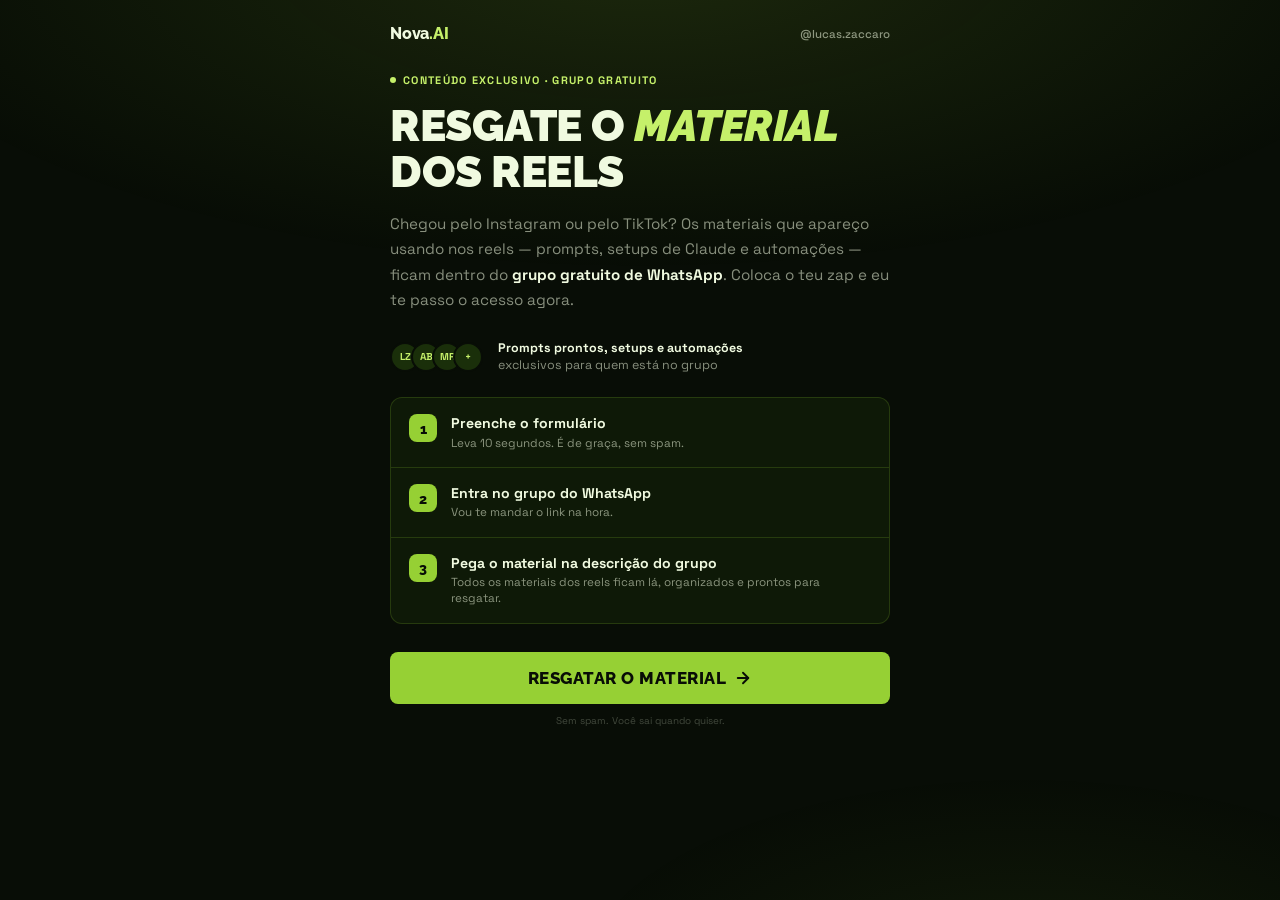
<file: grupo/index.html>
<!DOCTYPE html>
<html lang="pt-BR">
<head>
  <meta charset="UTF-8">
  <meta name="viewport" content="width=device-width, initial-scale=1.0">
  <title>Resgate o Material — Nova AI</title>
  <meta name="description" content="O material que apareceu no reel fica dentro do grupo gratuito. Coloca o seu zap e eu te passo o link agora.">
  <meta name="author" content="Lucas Zaccaro">

  <meta property="og:title" content="Resgate o Material — Nova AI">
  <meta property="og:description" content="Os materiais que aparecem nos reels ficam dentro do grupo gratuito de WhatsApp.">
  <meta property="og:type" content="website">

  <link rel="preconnect" href="https://fonts.googleapis.com">
  <link rel="preconnect" href="https://fonts.gstatic.com" crossorigin>
  <link href="https://fonts.googleapis.com/css2?family=Raleway:ital,wght@0,700;0,800;0,900;1,800;1,900&family=Space+Grotesk:wght@400;500;600;700&display=swap" rel="stylesheet">

  <style>
    /* ── RESET ── */
    *, *::before, *::after { box-sizing: border-box; margin: 0; padding: 0; }

    /* ── TOKENS ── */
    :root {
      --ink:    #080D06;
      --dg:     #1A2F0A;
      --green:  #96D034;
      --lime:   #C5F06A;
      --white:  #F0FAE0;
      --muted:  rgba(240,250,224,0.55);
      --border: rgba(149,208,52,0.18);
      --opt-bg: rgba(26,47,10,0.55);
    }

    html { scroll-behavior: smooth; }
    body {
      font-family: 'Space Grotesk', system-ui, sans-serif;
      background: var(--ink);
      color: var(--white);
      min-height: 100dvh;
      -webkit-font-smoothing: antialiased;
      overflow-x: hidden;
    }

    /* ── AMBIENT GLOW ── */
    body::before {
      content: '';
      position: fixed; inset: 0; z-index: 0;
      background:
        radial-gradient(ellipse 90% 50% at 50% -5%, rgba(149,208,52,0.14) 0%, transparent 70%),
        radial-gradient(ellipse 60% 40% at 80% 110%, rgba(149,208,52,0.07) 0%, transparent 60%);
      pointer-events: none;
    }

    /* ── FUNNEL ── */
    .funnel {
      position: relative; z-index: 1;
      min-height: 100dvh;
      display: flex;
      justify-content: center;
      padding: 0 16px 60px;
    }

    /* ── SCREENS ── */
    .screen {
      width: 100%; max-width: 500px;
      display: none;
    }
    .screen.active {
      display: block;
      animation: fadeUp 0.3s ease;
    }
    @keyframes fadeUp {
      from { opacity: 0; transform: translateY(14px); }
      to   { opacity: 1; transform: translateY(0); }
    }

    /* ── TOP BAR ── */
    .top-bar {
      display: flex; align-items: center; justify-content: space-between;
      padding: 24px 0;
    }
    .logo-mark {
      font-family: 'Raleway', sans-serif; font-weight: 800;
      font-size: 1rem; color: var(--white); letter-spacing: -0.2px;
    }
    .logo-mark em { color: var(--lime); font-style: normal; }
    .s1-handle { font-size: 0.72rem; color: var(--muted); font-weight: 500; }

    /* ── STEP BAR ── */
    .step-bar { display: flex; gap: 6px; flex: none; }
    .step-seg {
      width: 36px; height: 3px; border-radius: 2px;
      background: var(--border);
      transition: background 0.3s;
    }
    .step-seg.done   { background: var(--green); }
    .step-seg.active { background: var(--lime); }

    /* ════════════════════════════════
       EFEITO GLITCH
    ════════════════════════════════ */
    .glitch-word {
      font-style: italic;
      color: var(--lime);
      display: inline-block;
      position: relative;
      animation: glitch-pulse 6s ease-in-out infinite;
    }
    @keyframes glitch-pulse {
      0%, 80%, 100% {
        text-shadow: none;
        transform: skewX(0);
      }
      82% {
        text-shadow: -3px 0 rgba(197,240,106,0.6), 3px 0 rgba(149,208,52,0.4);
        transform: skewX(-4deg);
      }
      83% {
        text-shadow: 4px 0 rgba(149,208,52,0.8), -4px 0 rgba(197,240,106,0.5);
        transform: skewX(3deg);
        clip-path: inset(20% 0 40% 0);
      }
      84% {
        text-shadow: -2px 0 var(--lime), 2px 0 var(--green);
        transform: skewX(0);
        clip-path: inset(0);
      }
      85% {
        text-shadow: 3px 0 rgba(197,240,106,0.4);
        transform: skewX(-1deg);
      }
      87% {
        text-shadow: none;
        transform: skewX(0);
      }
    }

    /* ════════════════════════════════
       TELA 0 — HERO / LANDING
    ════════════════════════════════ */
    #s0 { padding-top: 0; }

    .eyebrow {
      display: inline-flex; align-items: center; gap: 7px;
      font-size: 0.68rem; font-weight: 700; letter-spacing: 1.3px;
      color: var(--lime); text-transform: uppercase;
      margin-bottom: 16px;
    }
    .live-dot {
      width: 6px; height: 6px; border-radius: 50%;
      background: var(--lime);
      animation: blink 2s ease-in-out infinite;
    }
    @keyframes blink {
      0%,100% { opacity: 1; transform: scale(1); }
      50%      { opacity: 0.4; transform: scale(0.65); }
    }

    .hero-headline {
      font-family: 'Raleway', sans-serif;
      font-size: clamp(2rem, 8vw, 2.75rem);
      font-weight: 900; line-height: 1.05; letter-spacing: -0.5px;
      margin-bottom: 16px;
      text-transform: uppercase;
    }

    .hero-desc {
      font-size: 0.95rem; color: var(--muted); line-height: 1.65;
      margin-bottom: 28px;
    }
    .hero-desc strong { color: var(--white); }

    /* Steps */
    .steps {
      display: flex; flex-direction: column; gap: 0;
      margin-bottom: 28px;
    }
    .step-item {
      display: flex; align-items: flex-start; gap: 14px;
      padding: 16px 18px;
      background: rgba(26,47,10,0.4);
      border: 1px solid var(--border);
      border-radius: 0;
    }
    .step-item:first-child { border-radius: 12px 12px 0 0; }
    .step-item + .step-item { border-top: none; border-radius: 0; }
    .step-item:last-child { border-radius: 0 0 12px 12px; }

    .step-num {
      width: 28px; height: 28px; border-radius: 8px;
      background: var(--green);
      font-family: 'Raleway', sans-serif;
      font-size: 0.9rem; font-weight: 800; color: var(--ink);
      display: flex; align-items: center; justify-content: center;
      flex-shrink: 0;
    }
    .step-body { flex: 1; }
    .step-title {
      font-size: 0.88rem; font-weight: 700; color: var(--white);
      margin-bottom: 2px; line-height: 1.3;
    }
    .step-sub {
      font-size: 0.73rem; color: var(--muted); line-height: 1.4;
    }

    .btn-primary {
      width: 100%; padding: 16px 20px;
      background: var(--green); color: var(--ink);
      font-family: 'Raleway', sans-serif;
      font-size: 1.05rem; font-weight: 800; letter-spacing: 0.5px;
      border: none; border-radius: 8px;
      cursor: pointer; text-decoration: none;
      display: flex; align-items: center; justify-content: center; gap: 8px;
      transition: background 0.15s, transform 0.1s;
    }
    .btn-primary:hover { background: var(--lime); }
    .btn-primary:active { transform: scale(0.99); }

    .hero-privacy {
      font-size: 0.62rem; color: rgba(240,250,224,0.25);
      text-align: center; margin-top: 10px; line-height: 1.5;
    }

    /* Social proof */
    .social-proof {
      display: flex; align-items: center; gap: 11px;
      margin-bottom: 24px;
    }
    .sp-avatars { display: flex; }
    .sp-av {
      width: 30px; height: 30px; border-radius: 50%;
      border: 2px solid var(--ink);
      background: var(--dg);
      font-size: 10px; font-weight: 800;
      display: flex; align-items: center; justify-content: center;
      color: var(--lime);
      margin-right: -9px; flex-shrink: 0;
    }
    .sp-av:last-child { margin-right: 0; }
    .sp-text {
      font-size: 0.78rem; color: var(--muted); line-height: 1.35; padding-left: 4px;
    }
    .sp-text strong { color: var(--white); }

    /* ════════════════════════════════
       TELA 1 — FORM
    ════════════════════════════════ */
    .form-box {
      background: rgba(26,47,10,0.4);
      border: 1px solid var(--border);
      border-radius: 14px;
      padding: 22px 18px;
    }
    .form-title {
      font-family: 'Raleway', sans-serif;
      font-size: 1.05rem; font-weight: 800;
      margin-bottom: 4px;
    }
    .form-sub {
      font-size: 0.76rem; color: var(--muted);
      margin-bottom: 18px; line-height: 1.4;
    }

    .field { margin-bottom: 12px; }
    .field label {
      display: block;
      font-size: 0.68rem; font-weight: 700;
      color: rgba(240,250,224,0.45);
      margin-bottom: 5px; letter-spacing: 0.7px; text-transform: uppercase;
    }
    .field input {
      width: 100%; padding: 12px 14px;
      background: rgba(8,13,6,0.75);
      border: 1px solid rgba(149,208,52,0.15);
      border-radius: 8px;
      color: var(--white);
      font-size: 0.95rem;
      font-family: 'Space Grotesk', sans-serif;
      outline: none;
      transition: border-color 0.15s, box-shadow 0.15s;
      -webkit-appearance: none;
    }
    .field input::placeholder { color: rgba(240,250,224,0.25); }
    .field input:focus {
      border-color: var(--green);
      box-shadow: 0 0 0 3px rgba(149,208,52,0.1);
    }
    .field-error { font-size: 0.68rem; color: #ff7070; margin-top: 4px; min-height: 1em; }

    .btn-cta {
      width: 100%; padding: 15px 20px;
      background: var(--green); color: var(--ink);
      font-family: 'Raleway', sans-serif;
      font-size: 1rem; font-weight: 800;
      border: none; border-radius: 8px;
      cursor: pointer; letter-spacing: 0.3px;
      display: flex; align-items: center; justify-content: center; gap: 8px;
      transition: background 0.15s, transform 0.1s;
      margin-top: 4px;
    }
    .btn-cta:hover { background: var(--lime); }
    .btn-cta:active { transform: scale(0.99); }

    .form-privacy {
      font-size: 0.62rem; color: rgba(240,250,224,0.25);
      text-align: center; margin-top: 10px; line-height: 1.5;
    }

    /* ════════════════════════════════
       TELAS 2-4 — PERGUNTAS
    ════════════════════════════════ */
    .q-counter {
      font-size: 0.8rem; color: var(--muted); font-weight: 600;
      margin-bottom: 18px;
    }
    .q-counter strong { color: var(--lime); }

    .q-headline {
      font-family: 'Raleway', sans-serif;
      font-size: clamp(1.35rem, 5vw, 1.65rem);
      font-weight: 800; line-height: 1.2;
      letter-spacing: -0.3px;
      margin-bottom: 20px;
    }

    .q-options { display: flex; flex-direction: column; gap: 10px; }

    .q-option {
      display: flex; align-items: center; gap: 13px;
      padding: 13px 15px;
      background: var(--opt-bg);
      border: 1.5px solid rgba(149,208,52,0.15);
      border-radius: 10px;
      cursor: pointer;
      transition: border-color 0.15s, background 0.15s, transform 0.08s;
      user-select: none;
      -webkit-tap-highlight-color: transparent;
    }
    .q-option:hover {
      border-color: var(--green);
      background: rgba(26,63,10,0.75);
    }
    .q-option:active { transform: scale(0.99); }
    .q-option.selected {
      border-color: var(--lime);
      background: rgba(149,208,52,0.1);
    }

    .q-opt-icon {
      width: 38px; height: 38px; border-radius: 8px;
      background: rgba(149,208,52,0.08);
      display: flex; align-items: center; justify-content: center;
      flex-shrink: 0;
    }
    .q-opt-text { font-size: 0.88rem; font-weight: 700; color: var(--white); line-height: 1.3; }
    .q-opt-sub  { font-size: 0.7rem; color: var(--muted); margin-top: 2px; line-height: 1.3; }

    /* ════════════════════════════════
       TELA 5 — TÁ LIBERADO
    ════════════════════════════════ */
    #s5 { padding-top: 0; }

    .ty-wrap { text-align: center; padding: 10px 0 20px; }

    .ty-check-circle {
      width: 68px; height: 68px; border-radius: 50%;
      background: rgba(149,208,52,0.1);
      border: 2px solid var(--green);
      display: flex; align-items: center; justify-content: center;
      margin: 0 auto 20px;
      animation: popIn 0.45s cubic-bezier(0.175,0.885,0.32,1.275);
    }
    @keyframes popIn {
      from { transform: scale(0.4); opacity: 0; }
      to   { transform: scale(1);   opacity: 1; }
    }

    .ty-headline {
      font-family: 'Raleway', sans-serif;
      font-size: clamp(2.2rem, 9vw, 3rem);
      font-weight: 900; line-height: 1.05;
      letter-spacing: -0.5px;
      text-transform: uppercase;
      margin-bottom: 16px;
    }

    .ty-desc {
      font-size: 0.9rem; color: var(--muted); line-height: 1.65;
      margin-bottom: 28px; max-width: 380px; margin-left: auto; margin-right: auto;
    }
    .ty-desc strong { color: var(--white); }

    /* Steps no liberado */
    .ty-steps {
      display: flex; flex-direction: column; gap: 0;
      margin-bottom: 28px; text-align: left;
    }
    .ty-step {
      display: flex; align-items: flex-start; gap: 14px;
      padding: 16px 18px;
      background: rgba(26,47,10,0.4);
      border: 1px solid var(--border);
    }
    .ty-step:first-child { border-radius: 12px 12px 0 0; }
    .ty-step + .ty-step { border-top: none; }
    .ty-step:last-child { border-radius: 0 0 12px 12px; }
    .ty-step-num {
      width: 28px; height: 28px; border-radius: 8px;
      background: var(--green);
      font-family: 'Raleway', sans-serif;
      font-size: 0.9rem; font-weight: 800; color: var(--ink);
      display: flex; align-items: center; justify-content: center;
      flex-shrink: 0;
    }
    .ty-step-body { flex: 1; }
    .ty-step-title { font-size: 0.88rem; font-weight: 700; color: var(--white); margin-bottom: 2px; }
    .ty-step-sub   { font-size: 0.73rem; color: var(--muted); line-height: 1.4; }

    .btn-wa {
      display: flex; align-items: center; justify-content: center; gap: 10px;
      width: 100%; padding: 16px 20px;
      background: #25D366; color: #fff;
      font-family: 'Raleway', sans-serif;
      font-size: 1.05rem; font-weight: 800; letter-spacing: 0.3px;
      border: none; border-radius: 8px;
      cursor: pointer; text-decoration: none;
      transition: background 0.15s, transform 0.1s;
    }
    .btn-wa:hover { background: #1da851; }
    .btn-wa:active { transform: scale(0.99); }

    .claude-badge {
      display: flex; align-items: center; justify-content: center; gap: 8px;
      margin-top: 28px; padding-top: 20px;
      border-top: 1px solid var(--border);
    }
    .claude-badge-txt {
      font-size: 0.65rem; color: rgba(240,250,224,0.28); font-weight: 500;
    }
  </style>
</head>
<body>
<div class="funnel">

  <!-- ══════════════════════════════════
       TELA 0 — HERO LANDING
  ══════════════════════════════════ -->
  <div class="screen active" id="s0">
    <div class="top-bar">
      <span class="logo-mark">Nova<em>.AI</em></span>
      <span class="s1-handle">@lucas.zaccaro</span>
    </div>

    <div class="eyebrow">
      <span class="live-dot"></span>
      Conteúdo exclusivo · Grupo gratuito
    </div>

    <h1 class="hero-headline">
      Resgate o <span class="glitch-word">material</span><br>dos reels
    </h1>

    <p class="hero-desc">
      Chegou pelo Instagram ou pelo TikTok? Os materiais que apareço usando nos reels —
      prompts, setups de Claude e automações — ficam dentro do <strong>grupo gratuito de WhatsApp</strong>.
      Coloca o teu zap e eu te passo o acesso agora.
    </p>

    <div class="social-proof">
      <div class="sp-avatars">
        <div class="sp-av">LZ</div>
        <div class="sp-av">AB</div>
        <div class="sp-av">MR</div>
        <div class="sp-av">+</div>
      </div>
      <div class="sp-text">
        <strong>Prompts prontos, setups e automações</strong><br>
        exclusivos para quem está no grupo
      </div>
    </div>

    <div class="steps">
      <div class="step-item">
        <div class="step-num">1</div>
        <div class="step-body">
          <div class="step-title">Preenche o formulário</div>
          <div class="step-sub">Leva 10 segundos. É de graça, sem spam.</div>
        </div>
      </div>
      <div class="step-item">
        <div class="step-num">2</div>
        <div class="step-body">
          <div class="step-title">Entra no grupo do WhatsApp</div>
          <div class="step-sub">Vou te mandar o link na hora.</div>
        </div>
      </div>
      <div class="step-item">
        <div class="step-num">3</div>
        <div class="step-body">
          <div class="step-title">Pega o material na descrição do grupo</div>
          <div class="step-sub">Todos os materiais dos reels ficam lá, organizados e prontos para resgatar.</div>
        </div>
      </div>
    </div>

    <button class="btn-primary" onclick="showScreen('s1')">
      RESGATAR O MATERIAL
      <svg width="18" height="18" viewBox="0 0 24 24" fill="none" stroke="currentColor" stroke-width="2.5" stroke-linecap="round" stroke-linejoin="round">
        <line x1="5" y1="12" x2="19" y2="12"/>
        <polyline points="12 5 19 12 12 19"/>
      </svg>
    </button>
    <p class="hero-privacy">Sem spam. Você sai quando quiser.</p>
  </div>

  <!-- ══════════════════════════════════
       TELA 1 — FORMULÁRIO
  ══════════════════════════════════ -->
  <div class="screen" id="s1">
    <div class="top-bar">
      <span class="logo-mark">Nova<em>.AI</em></span>
    </div>

    <div class="form-box">
      <div class="form-title">Quase lá</div>
      <p class="form-sub">Preenche os dados pra eu liberar o link do grupo agora.</p>

      <div class="field">
        <label for="f-nome">Seu nome</label>
        <input
          type="text" id="f-nome"
          placeholder="Como posso te chamar?"
          autocomplete="given-name" autocorrect="off"
        >
        <p class="field-error" id="e-nome"></p>
      </div>

      <div class="field">
        <label for="f-wp">WhatsApp</label>
        <input
          type="tel" id="f-wp"
          placeholder="(11) 99999-9999"
          autocomplete="tel" inputmode="numeric"
        >
        <p class="field-error" id="e-wp"></p>
      </div>

      <button class="btn-cta" onclick="submitS1()">
        ENTRAR NA COMUNIDADE
        <svg width="18" height="18" viewBox="0 0 24 24" fill="none" stroke="currentColor" stroke-width="2.5" stroke-linecap="round" stroke-linejoin="round">
          <line x1="5" y1="12" x2="19" y2="12"/>
          <polyline points="12 5 19 12 12 19"/>
        </svg>
      </button>

      <p class="form-privacy">Sem spam. Seus dados ficam seguros e você sai quando quiser.</p>
    </div>
  </div>

  <!-- ══════════════════════════════════
       TELA 2 — PERGUNTA 1
  ══════════════════════════════════ -->
  <div class="screen" id="s2">
    <div class="top-bar">
      <span class="logo-mark">Nova<em>.AI</em></span>
      <div class="step-bar">
        <div class="step-seg active"></div>
        <div class="step-seg"></div>
        <div class="step-seg"></div>
      </div>
    </div>

    <p class="q-counter"><strong>3 toques</strong> e o material é seu</p>
    <h2 class="q-headline">O que você faz?</h2>

    <div class="q-options">
      <div class="q-option" onclick="selectQ(1,'Empreendedor ou freelancer')">
        <div class="q-opt-icon">
          <svg width="20" height="20" viewBox="0 0 24 24" fill="none" stroke="#96D034" stroke-width="2" stroke-linecap="round" stroke-linejoin="round"><path d="M20.59 13.41l-7.17 7.17a2 2 0 0 1-2.83 0L2 12V2h10l8.59 8.59a2 2 0 0 1 0 2.82z"/><line x1="7" y1="7" x2="7.01" y2="7"/></svg>
        </div>
        <div>
          <div class="q-opt-text">Empreendedor ou freelancer</div>
          <div class="q-opt-sub">Negócio próprio, consultoria, projetos</div>
        </div>
      </div>
      <div class="q-option" onclick="selectQ(1,'Profissional de empresa')">
        <div class="q-opt-icon">
          <svg width="20" height="20" viewBox="0 0 24 24" fill="none" stroke="#96D034" stroke-width="2" stroke-linecap="round" stroke-linejoin="round"><rect x="2" y="3" width="20" height="14" rx="2"/><line x1="8" y1="21" x2="16" y2="21"/><line x1="12" y1="17" x2="12" y2="21"/></svg>
        </div>
        <div>
          <div class="q-opt-text">Profissional de empresa</div>
          <div class="q-opt-sub">CLT, gestão, finanças, RH, marketing...</div>
        </div>
      </div>
      <div class="q-option" onclick="selectQ(1,'Criador de conteúdo')">
        <div class="q-opt-icon">
          <svg width="20" height="20" viewBox="0 0 24 24" fill="none" stroke="#96D034" stroke-width="2" stroke-linecap="round" stroke-linejoin="round"><path d="M15 10l4.553-2.069A1 1 0 0 1 21 8.845v6.309a1 1 0 0 1-1.447.894L15 14M3 8a2 2 0 0 1 2-2h10a2 2 0 0 1 2 2v8a2 2 0 0 1-2 2H5a2 2 0 0 1-2-2V8z"/></svg>
        </div>
        <div>
          <div class="q-opt-text">Criador de conteúdo</div>
          <div class="q-opt-sub">Instagram, TikTok, YouTube, podcasts</div>
        </div>
      </div>
      <div class="q-option" onclick="selectQ(1,'Outro')">
        <div class="q-opt-icon">
          <svg width="20" height="20" viewBox="0 0 24 24" fill="none" stroke="#96D034" stroke-width="2" stroke-linecap="round" stroke-linejoin="round"><circle cx="12" cy="12" r="10"/><line x1="12" y1="8" x2="12" y2="12"/><line x1="12" y1="16" x2="12.01" y2="16"/></svg>
        </div>
        <div>
          <div class="q-opt-text">Outro</div>
          <div class="q-opt-sub">Estudante, em transição, por fora</div>
        </div>
      </div>
    </div>
  </div>

  <!-- ══════════════════════════════════
       TELA 3 — PERGUNTA 2
  ══════════════════════════════════ -->
  <div class="screen" id="s3">
    <div class="top-bar">
      <span class="logo-mark">Nova<em>.AI</em></span>
      <div class="step-bar">
        <div class="step-seg done"></div>
        <div class="step-seg active"></div>
        <div class="step-seg"></div>
      </div>
    </div>

    <p class="q-counter"><strong>2 toques</strong> e o material é seu</p>
    <h2 class="q-headline">Como você usa IA hoje?</h2>

    <div class="q-options">
      <div class="q-option" onclick="selectQ(2,'Nunca usei de verdade')">
        <div class="q-opt-icon">
          <svg width="20" height="20" viewBox="0 0 24 24" fill="none" stroke="#96D034" stroke-width="2" stroke-linecap="round" stroke-linejoin="round"><circle cx="12" cy="12" r="10"/><line x1="12" y1="8" x2="12" y2="12"/><line x1="12" y1="16" x2="12.01" y2="16"/></svg>
        </div>
        <div>
          <div class="q-opt-text">Nunca usei de verdade</div>
          <div class="q-opt-sub">Tenho curiosidade mas ainda não comecei</div>
        </div>
      </div>
      <div class="q-option" onclick="selectQ(2,'Uso às vezes, no básico')">
        <div class="q-opt-icon">
          <svg width="20" height="20" viewBox="0 0 24 24" fill="none" stroke="#96D034" stroke-width="2" stroke-linecap="round" stroke-linejoin="round"><path d="M12 20h9"/><path d="M16.5 3.5a2.121 2.121 0 0 1 3 3L7 19l-4 1 1-4L16.5 3.5z"/></svg>
        </div>
        <div>
          <div class="q-opt-text">Uso às vezes, no básico</div>
          <div class="q-opt-sub">ChatGPT pra escrever texto, responder coisas</div>
        </div>
      </div>
      <div class="q-option" onclick="selectQ(2,'Uso todo dia, quero avançar')">
        <div class="q-opt-icon">
          <svg width="20" height="20" viewBox="0 0 24 24" fill="none" stroke="#96D034" stroke-width="2" stroke-linecap="round" stroke-linejoin="round"><polyline points="22 12 18 12 15 21 9 3 6 12 2 12"/></svg>
        </div>
        <div>
          <div class="q-opt-text">Uso todo dia, quero avançar</div>
          <div class="q-opt-sub">Já faz parte da minha rotina</div>
        </div>
      </div>
      <div class="q-option" onclick="selectQ(2,'Já mexo com Claude Code / automações')">
        <div class="q-opt-icon">
          <svg width="20" height="20" viewBox="0 0 24 24" fill="none" stroke="#96D034" stroke-width="2" stroke-linecap="round" stroke-linejoin="round"><polyline points="16 18 22 12 16 6"/><polyline points="8 6 2 12 8 18"/></svg>
        </div>
        <div>
          <div class="q-opt-text">Já mexo com Claude Code / automações</div>
          <div class="q-opt-sub">Quero ir além, criar e automatizar</div>
        </div>
      </div>
    </div>
  </div>

  <!-- ══════════════════════════════════
       TELA 4 — PERGUNTA 3
  ══════════════════════════════════ -->
  <div class="screen" id="s4">
    <div class="top-bar">
      <span class="logo-mark">Nova<em>.AI</em></span>
      <div class="step-bar">
        <div class="step-seg done"></div>
        <div class="step-seg done"></div>
        <div class="step-seg active"></div>
      </div>
    </div>

    <p class="q-counter"><strong>1 toque</strong> e o material é seu</p>
    <h2 class="q-headline">Qual é o seu maior objetivo com IA?</h2>

    <div class="q-options">
      <div class="q-option" onclick="selectQ(3,'Economizar tempo no trabalho')">
        <div class="q-opt-icon">
          <svg width="20" height="20" viewBox="0 0 24 24" fill="none" stroke="#96D034" stroke-width="2" stroke-linecap="round" stroke-linejoin="round"><circle cx="12" cy="12" r="10"/><polyline points="12 6 12 12 16 14"/></svg>
        </div>
        <div>
          <div class="q-opt-text">Economizar tempo no trabalho</div>
          <div class="q-opt-sub">Automatizar tarefas repetitivas</div>
        </div>
      </div>
      <div class="q-option" onclick="selectQ(3,'Criar coisas que não consigo hoje')">
        <div class="q-opt-icon">
          <svg width="20" height="20" viewBox="0 0 24 24" fill="none" stroke="#96D034" stroke-width="2" stroke-linecap="round" stroke-linejoin="round"><polygon points="12 2 15.09 8.26 22 9.27 17 14.14 18.18 21.02 12 17.77 5.82 21.02 7 14.14 2 9.27 8.91 8.26 12 2"/></svg>
        </div>
        <div>
          <div class="q-opt-text">Criar coisas que não consigo hoje</div>
          <div class="q-opt-sub">Sites, ferramentas, conteúdo, automações</div>
        </div>
      </div>
      <div class="q-option" onclick="selectQ(3,'Usar IA no meu negócio')">
        <div class="q-opt-icon">
          <svg width="20" height="20" viewBox="0 0 24 24" fill="none" stroke="#96D034" stroke-width="2" stroke-linecap="round" stroke-linejoin="round"><line x1="12" y1="20" x2="12" y2="10"/><line x1="18" y1="20" x2="18" y2="4"/><line x1="6" y1="20" x2="6" y2="16"/></svg>
        </div>
        <div>
          <div class="q-opt-text">Usar IA no meu negócio</div>
          <div class="q-opt-sub">Vender mais, atender melhor, escalar</div>
        </div>
      </div>
      <div class="q-option" onclick="selectQ(3,'Entender o que todo mundo está falando')">
        <div class="q-opt-icon">
          <svg width="20" height="20" viewBox="0 0 24 24" fill="none" stroke="#96D034" stroke-width="2" stroke-linecap="round" stroke-linejoin="round"><path d="M21 15a2 2 0 0 1-2 2H7l-4 4V5a2 2 0 0 1 2-2h14a2 2 0 0 1 2 2z"/></svg>
        </div>
        <div>
          <div class="q-opt-text">Entender o que todo mundo está falando</div>
          <div class="q-opt-sub">Não ficar para trás nessa revolução</div>
        </div>
      </div>
    </div>
  </div>

  <!-- ══════════════════════════════════
       TELA 5 — TÁ LIBERADO
  ══════════════════════════════════ -->
  <div class="screen" id="s5">
    <div class="top-bar">
      <span class="logo-mark">Nova<em>.AI</em></span>
    </div>

    <div class="ty-wrap">
      <div class="ty-check-circle">
        <svg width="30" height="30" viewBox="0 0 24 24" fill="none" stroke="#96D034" stroke-width="2.5" stroke-linecap="round" stroke-linejoin="round">
          <polyline points="20 6 9 17 4 12"/>
        </svg>
      </div>

      <h2 class="ty-headline">
        Tá <span class="glitch-word">liberado!</span>
      </h2>

      <p class="ty-desc">
        O material não fica mais espalhado por vídeo — agora <strong>tá tudo num lugar só</strong>.
        Faz esses 2 passos que leva 1 minuto.
      </p>

      <div class="ty-steps">
        <div class="ty-step">
          <div class="ty-step-num">1</div>
          <div class="ty-step-body">
            <div class="ty-step-title">Entra no grupo do WhatsApp</div>
            <div class="ty-step-sub">É de graça, sem spam. Conteúdo prático de IA direto no teu zap.</div>
          </div>
        </div>
        <div class="ty-step">
          <div class="ty-step-num">2</div>
          <div class="ty-step-body">
            <div class="ty-step-title">Pega o material na descrição do grupo</div>
            <div class="ty-step-sub">Todos os materiais dos reels ficam lá, organizados. É só escolher e resgatar.</div>
          </div>
        </div>
      </div>

      <a
        class="btn-wa"
        href="https://chat.whatsapp.com/F5000nSwSezL2sIER5dEtN"
        target="_blank"
        rel="noopener noreferrer"
      >
        <svg width="22" height="22" viewBox="0 0 24 24" fill="white">
          <path d="M17.472 14.382c-.297-.149-1.758-.867-2.03-.967-.273-.099-.471-.148-.67.15-.197.297-.767.966-.94 1.164-.173.199-.347.223-.644.075-.297-.15-1.255-.463-2.39-1.475-.883-.788-1.48-1.761-1.653-2.059-.173-.297-.018-.458.13-.606.134-.133.298-.347.446-.52.149-.174.198-.298.298-.497.099-.198.05-.371-.025-.52-.075-.149-.669-1.612-.916-2.207-.242-.579-.487-.5-.669-.51-.173-.008-.371-.01-.57-.01-.198 0-.52.074-.792.372-.272.297-1.04 1.016-1.04 2.479 0 1.462 1.039 2.878 1.188 3.077.15.198 2.042 3.116 4.95 4.378.692.302 1.233.482 1.655.618.697.221 1.33.19 1.83.115.558-.083 1.758-.718 2.006-1.412.247-.695.247-1.29.172-1.412-.074-.121-.272-.196-.57-.345zM12.067.012c-6.626 0-12 5.373-12 12 0 2.112.548 4.17 1.594 5.98L0 24l6.19-1.625c1.763.96 3.746 1.465 5.763 1.467h.005c6.623 0 12-5.373 12-12 0-3.2-1.244-6.208-3.504-8.469C18.19 1.256 15.185.012 12.067.012z"/>
        </svg>
        ENTRAR NO GRUPO
      </a>

      <div class="claude-badge">
        <span class="claude-badge-txt">Criado com IA, do jeito Nova AI &middot; @lucas.zaccaro</span>
      </div>
    </div>
  </div>

</div>

<script>
  /* ── CONFIG ── */
  const SUPABASE_URL = 'https://iwdvhgqnlgxfqsqsfhmz.supabase.co';
  const SUPABASE_KEY = 'sb_publishable_tfU8VvGwJOFoi-oi-tKmgw_Gk_4cE2M';

  /* ── LEAD DATA ── */
  const lead = { nome: '', whatsapp: '', q1: '', q2: '', q3: '' };

  /* ── SCREEN ── */
  function showScreen(id) {
    document.querySelectorAll('.screen').forEach(s => s.classList.remove('active'));
    const el = document.getElementById(id);
    el.classList.add('active');
    window.scrollTo({ top: 0, behavior: 'smooth' });
  }

  /* ── PHONE FORMAT ── */
  const wpInput = document.getElementById('f-wp');
  wpInput.addEventListener('input', function() {
    const d = this.value.replace(/\D/g, '');
    let fmt = d;
    if (d.length > 2 && d.length <= 7)  fmt = '(' + d.slice(0,2) + ') ' + d.slice(2);
    if (d.length > 7 && d.length <= 11) fmt = '(' + d.slice(0,2) + ') ' + d.slice(2,7) + '-' + d.slice(7);
    if (d.length > 11) fmt = '(' + d.slice(0,2) + ') ' + d.slice(2,7) + '-' + d.slice(7,11);
    this.value = fmt;
  });

  /* ── TELA 1 SUBMIT ── */
  function submitS1() {
    const nome = document.getElementById('f-nome').value.trim();
    const wp   = document.getElementById('f-wp').value.trim();
    let ok = true;

    document.getElementById('e-nome').textContent = '';
    document.getElementById('e-wp').textContent   = '';

    if (nome.length < 2) {
      document.getElementById('e-nome').textContent = 'Por favor, insira seu nome.';
      ok = false;
    }
    const digits = wp.replace(/\D/g, '');
    if (digits.length < 10) {
      document.getElementById('e-wp').textContent = 'Por favor, insira um WhatsApp válido.';
      ok = false;
    }

    if (!ok) return;

    lead.nome     = nome;
    lead.whatsapp = digits;

    showScreen('s2');
  }

  /* ── QUESTION SELECT ── */
  function selectQ(q, answer) {
    lead['q' + q] = answer;

    event.currentTarget.classList.add('selected');

    setTimeout(function() {
      if (q === 1) showScreen('s3');
      else if (q === 2) showScreen('s4');
      else {
        saveLead();
        showScreen('s5');
      }
    }, 180);
  }

  /* ── SAVE TO SUPABASE ── */
  async function saveLead() {
    try {
      await fetch(SUPABASE_URL + '/rest/v1/leads_whatsapp', {
        method: 'POST',
        headers: {
          'Content-Type': 'application/json',
          'apikey': SUPABASE_KEY,
          'Authorization': 'Bearer ' + SUPABASE_KEY,
          'Prefer': 'return=minimal'
        },
        body: JSON.stringify({
          nome:     lead.nome,
          whatsapp: lead.whatsapp,
          uso_ia:   lead.q1,
          objetivo: lead.q2,
          perfil:   lead.q3,
          source:   'grupo-whatsapp'
        })
      });
    } catch(e) {
      console.warn('Supabase:', e.message);
    }
  }

  /* ── ENTER KEY ── */
  document.getElementById('f-nome').addEventListener('keydown', function(e) {
    if (e.key === 'Enter') document.getElementById('f-wp').focus();
  });
  document.getElementById('f-wp').addEventListener('keydown', function(e) {
    if (e.key === 'Enter') submitS1();
  });
</script>
</body>
</html>
</file>
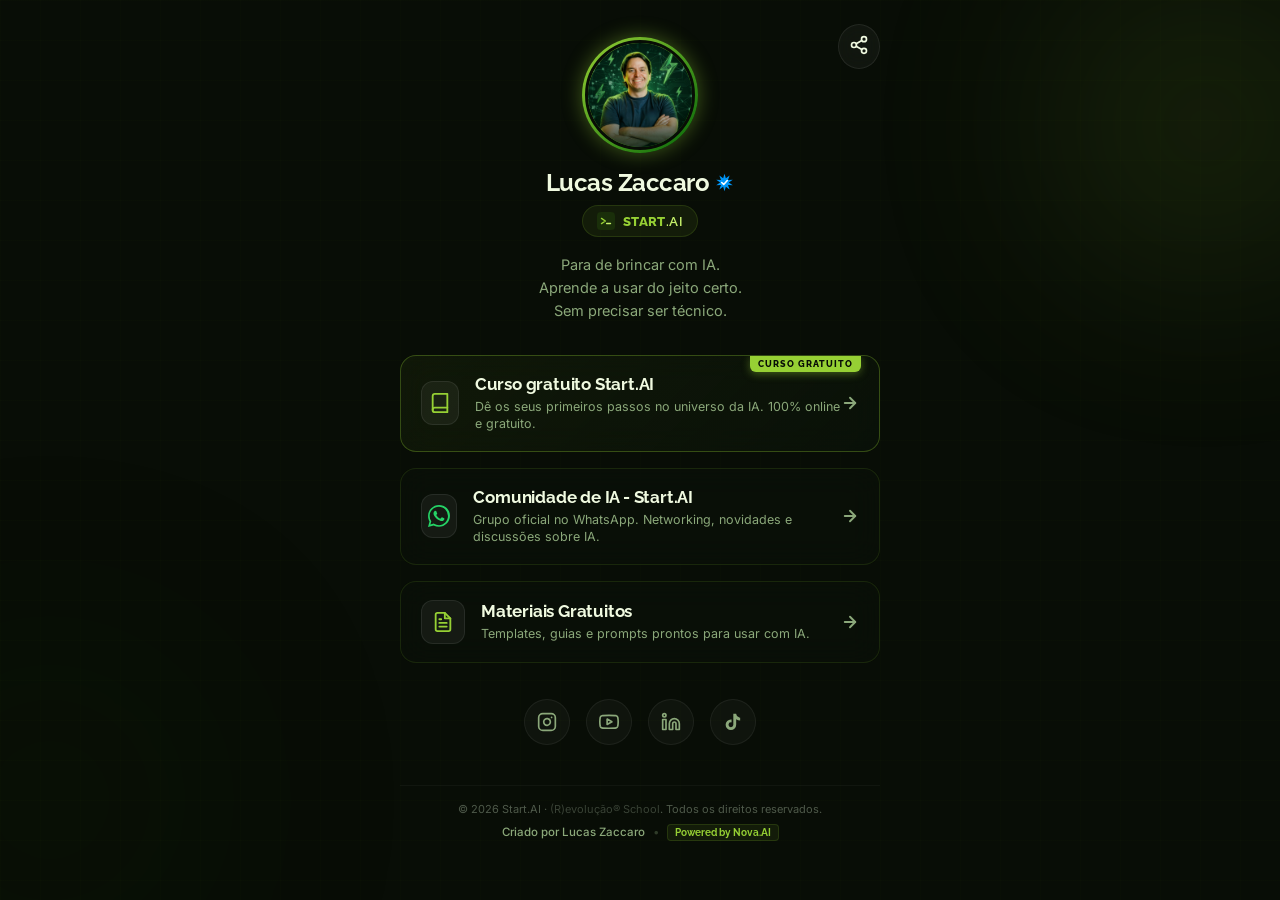
<file: links/index.html>
<!DOCTYPE html>
<html lang="pt-BR">
<head>
    <meta charset="UTF-8">
    <meta name="viewport" content="width=device-width, initial-scale=1.0">
    <meta name="description" content="Start.AI - Conecte-se com a Comunidade de IA e acesse o Curso Gratuito Start.AI. Aprenda Inteligência Artificial de forma prática.">
    <meta name="author" content="Lucas Zaccaro">
    <title>Start.AI | Links Oficiais</title>
    <link rel="preconnect" href="https://fonts.googleapis.com">
    <link rel="preconnect" href="https://fonts.gstatic.com" crossorigin>
    <link href="https://fonts.googleapis.com/css2?family=Inter:wght@400;500;600&family=Raleway:wght@700;800&family=Outfit:wght@500;700;800&display=swap" rel="stylesheet">
    <link rel="stylesheet" href="styles.css">
</head>
<body>
    <div class="bg-glow bg-glow-1"></div>
    <div class="bg-glow bg-glow-2"></div>
    <div class="cyber-grid"></div>

    <div class="container">
        <button class="share-btn" id="shareBtn" aria-label="Compartilhar página">
            <svg xmlns="http://www.w3.org/2000/svg" width="20" height="20" viewBox="0 0 24 24" fill="none" stroke="currentColor" stroke-width="2" stroke-linecap="round" stroke-linejoin="round">
                <circle cx="18" cy="5" r="3"></circle>
                <circle cx="6" cy="12" r="3"></circle>
                <circle cx="18" cy="19" r="3"></circle>
                <line x1="8.59" y1="13.51" x2="15.42" y2="17.49"></line>
                <line x1="15.41" y1="6.51" x2="8.59" y2="10.49"></line>
            </svg>
        </button>

        <header class="profile-header">
            <div class="avatar-container">
                <img src="lucas.png" alt="Foto de perfil de Lucas Zaccaro" class="profile-avatar">
                <div class="avatar-glow"></div>
            </div>
            <div class="profile-info">
                <div class="profile-name-container">
                    <h1 class="profile-name">Lucas Zaccaro</h1>
                    <svg class="verified-badge-img" viewBox="0 0 24 24" width="22" height="22" xmlns="http://www.w3.org/2000/svg" title="Perfil Verificado"><path d="M12 1 L13.7 6.77 L18.47 3.11 L16.45 8.77 L22.46 8.6 L17.5 12 L22.46 15.4 L16.45 15.23 L18.47 20.89 L13.7 17.23 L12 23 L10.3 17.23 L5.53 20.89 L7.55 15.23 L1.54 15.4 L6.5 12 L1.54 8.6 L7.55 8.77 L5.53 3.11 L10.3 6.77 Z" fill="#0095F6"/><path d="M8.5 12l2.5 2.5 4.5-5" stroke="white" stroke-width="2" stroke-linecap="round" stroke-linejoin="round" fill="none"/></svg>
                </div>
                <div class="logo-badge">
                    <svg width="18" height="18" viewBox="0 0 28 28" fill="none" xmlns="http://www.w3.org/2000/svg" aria-hidden="true">
                      <rect width="28" height="28" rx="6" fill="#1A2F0A"/>
                      <path d="M7 10L13 14L7 18" stroke="#96D034" stroke-width="2.2" stroke-linecap="round" stroke-linejoin="round"/>
                      <path d="M15 18H21" stroke="#C5F06A" stroke-width="2.2" stroke-linecap="round"/>
                    </svg>
                    <span style="font-family:'Raleway','Outfit',sans-serif;font-weight:800;letter-spacing:0.3px;">Start<span style="color:#C5F06A;">.ai</span></span>
                </div>
                <p class="profile-bio">
                    Para de brincar com IA.<br>
                    Aprende a usar do jeito certo.<br>
                    Sem precisar ser técnico.
                </p>
            </div>
        </header>

        <main class="links-container">
            <a href="https://revolucao.school" class="link-card featured" id="courseLink">
                <div class="card-glow"></div>
                <div class="card-badge">CURSO GRATUITO</div>
                <div class="card-content">
                    <div class="card-icon">
                        <svg xmlns="http://www.w3.org/2000/svg" viewBox="0 0 24 24" fill="none" stroke="currentColor" stroke-width="2" stroke-linecap="round" stroke-linejoin="round">
                            <path d="M4 19.5A2.5 2.5 0 0 1 6.5 17H20"></path>
                            <path d="M6.5 2H20v20H6.5A2.5 2.5 0 0 1 4 19.5v-15A2.5 2.5 0 0 1 6.5 2z"></path>
                        </svg>
                    </div>
                    <div class="card-text">
                        <h2 class="card-title">Curso gratuito Start.AI</h2>
                        <p class="card-description">Dê os seus primeiros passos no universo da IA. 100% online e gratuito.</p>
                    </div>
                </div>
                <div class="arrow-icon">
                    <svg xmlns="http://www.w3.org/2000/svg" viewBox="0 0 24 24" fill="none" stroke="currentColor" stroke-width="2.5" stroke-linecap="round" stroke-linejoin="round">
                        <line x1="5" y1="12" x2="19" y2="12"></line>
                        <polyline points="12 5 19 12 12 19"></polyline>
                    </svg>
                </div>
            </a>

<a href="https://chat.whatsapp.com/F5000nSwSezL2sIER5dEtN?s=cl&p=i&mlu=3" class="link-card" id="whatsappLink" target="_blank" rel="noopener noreferrer">
                <div class="card-glow"></div>
                <div class="card-content">
                    <div class="card-icon whatsapp-icon">
                        <svg viewBox="0 0 24 24" fill="currentColor">
                            <path d="M17.472 14.382c-.297-.149-1.758-.867-2.03-.967-.273-.099-.471-.148-.67.15-.197.297-.767.966-.94 1.164-.173.199-.347.223-.644.075-.297-.15-1.255-.463-2.39-1.475-.883-.788-1.48-1.761-1.653-2.059-.173-.297-.018-.458.13-.606.134-.133.298-.347.446-.52.149-.174.198-.298.298-.497.099-.198.05-.371-.025-.52-.075-.149-.669-1.612-.916-2.207-.242-.579-.487-.5-.669-.51-.173-.008-.371-.01-.57-.01-.198 0-.52.074-.792.372-.272.297-1.04 1.016-1.04 2.479 0 1.462 1.039 2.878 1.188 3.077.15.198 2.042 3.116 4.95 4.378.692.302 1.233.482 1.655.618.697.221 1.33.19 1.83.115.558-.083 1.758-.718 2.006-1.412.247-.695.247-1.29.172-1.412-.074-.121-.272-.196-.57-.345zM12.067.012c-6.626 0-12 5.373-12 12 0 2.112.548 4.17 1.594 5.98L0 24l6.19-1.625c1.763.96 3.746 1.465 5.763 1.467h.005c6.623 0 12-5.373 12-12 0-3.2-1.244-6.208-3.504-8.469C18.19 1.256 15.185.012 12.067.012zM12.067 22.006c-1.91 0-3.78-.512-5.41-1.48L6.28 20.28l-3.64.954.97-3.543-.27-.43a9.92 9.92 0 01-1.52-5.253c0-5.508 4.48-9.988 9.99-9.988 2.668 0 5.178 1.04 7.068 2.93a9.88 9.88 0 012.92 7.068c0 5.51-4.48 9.99-9.99 9.99z"/>
                        </svg>
                    </div>
                    <div class="card-text">
                        <h2 class="card-title">Comunidade de IA - Start.AI</h2>
                        <p class="card-description">Grupo oficial no WhatsApp. Networking, novidades e discussões sobre IA.</p>
                    </div>
                </div>
                <div class="arrow-icon">
                    <svg xmlns="http://www.w3.org/2000/svg" viewBox="0 0 24 24" fill="none" stroke="currentColor" stroke-width="2.5" stroke-linecap="round" stroke-linejoin="round">
                        <line x1="5" y1="12" x2="19" y2="12"></line>
                        <polyline points="12 5 19 12 12 19"></polyline>
                    </svg>
                </div>
            </a>
            <a href="https://grupo.revolucao.school/grupo" class="link-card" id="materiaisLink" target="_blank" rel="noopener noreferrer">
                <div class="card-glow"></div>
                <div class="card-content">
                    <div class="card-icon">
                        <svg xmlns="http://www.w3.org/2000/svg" viewBox="0 0 24 24" fill="none" stroke="currentColor" stroke-width="2" stroke-linecap="round" stroke-linejoin="round">
                            <path d="M14 2H6a2 2 0 0 0-2 2v16a2 2 0 0 0 2 2h12a2 2 0 0 0 2-2V8z"></path>
                            <polyline points="14 2 14 8 20 8"></polyline>
                            <line x1="16" y1="13" x2="8" y2="13"></line>
                            <line x1="16" y1="17" x2="8" y2="17"></line>
                            <polyline points="10 9 9 9 8 9"></polyline>
                        </svg>
                    </div>
                    <div class="card-text">
                        <h2 class="card-title">Materiais Gratuitos</h2>
                        <p class="card-description">Templates, guias e prompts prontos para usar com IA.</p>
                    </div>
                </div>
                <div class="arrow-icon">
                    <svg xmlns="http://www.w3.org/2000/svg" viewBox="0 0 24 24" fill="none" stroke="currentColor" stroke-width="2.5" stroke-linecap="round" stroke-linejoin="round">
                        <line x1="5" y1="12" x2="19" y2="12"></line>
                        <polyline points="12 5 19 12 12 19"></polyline>
                    </svg>
                </div>
            </a>
        </main>

        <section class="social-links">
            <a href="https://www.instagram.com/lucas.zaccaro" aria-label="Instagram" class="social-icon-btn" target="_blank" rel="noopener noreferrer">
                <svg xmlns="http://www.w3.org/2000/svg" viewBox="0 0 24 24" fill="none" stroke="currentColor" stroke-width="2" stroke-linecap="round" stroke-linejoin="round">
                    <rect x="2" y="2" width="20" height="20" rx="5" ry="5"></rect>
                    <path d="M16 11.37A4 4 0 1 1 12.63 8 4 4 0 0 1 16 11.37z"></path>
                    <line x1="17.5" y1="6.5" x2="17.51" y2="6.5"></line>
                </svg>
            </a>
            <a href="https://youtube.com/@lucas.zaccaro" aria-label="YouTube" class="social-icon-btn" target="_blank" rel="noopener noreferrer">
                <svg xmlns="http://www.w3.org/2000/svg" viewBox="0 0 24 24" fill="none" stroke="currentColor" stroke-width="2" stroke-linecap="round" stroke-linejoin="round">
                    <path d="M22.54 6.42a2.78 2.78 0 0 0-1.94-2C18.88 4 12 4 12 4s-6.88 0-8.6.46a2.78 2.78 0 0 0-1.94 2A29 29 0 0 0 1 11.75a29 29 0 0 0 .46 5.33A2.78 2.78 0 0 0 3.4 19c1.72.46 8.6.46 8.6.46s6.88 0 8.6-.46a2.78 2.78 0 0 0 1.94-2 29 29 0 0 0 .46-5.25 29 29 0 0 0-.46-5.33z"></path>
                    <polygon points="9.75 15.02 15.5 11.75 9.75 8.48 9.75 15.02"></polygon>
                </svg>
            </a>
            <a href="https://www.linkedin.com/in/lucaszaccaro" aria-label="LinkedIn" class="social-icon-btn" target="_blank" rel="noopener noreferrer">
                <svg xmlns="http://www.w3.org/2000/svg" viewBox="0 0 24 24" fill="none" stroke="currentColor" stroke-width="2" stroke-linecap="round" stroke-linejoin="round">
                    <path d="M16 8a6 6 0 0 1 6 6v7h-4v-7a2 2 0 0 0-2-2 2 2 0 0 0-2 2v7h-4v-7a6 6 0 0 1 6-6z"></path>
                    <rect x="2" y="9" width="4" height="12"></rect>
                    <circle cx="4" cy="4" r="2"></circle>
                </svg>
            </a>
            <a href="https://www.tiktok.com/@lucas.zaccaro" aria-label="TikTok" class="social-icon-btn" target="_blank" rel="noopener noreferrer">
                <svg xmlns="http://www.w3.org/2000/svg" viewBox="0 0 24 24" fill="currentColor">
                    <path d="M19.59 6.69a4.83 4.83 0 0 1-3.77-4.25V2h-3.45v13.67a2.89 2.89 0 0 1-2.88 2.5 2.89 2.89 0 0 1-2.89-2.89 2.89 2.89 0 0 1 2.89-2.89c.28 0 .54.04.79.1V9.01a6.33 6.33 0 0 0-.79-.05 6.34 6.34 0 0 0-6.34 6.34 6.34 6.34 0 0 0 6.34 6.34 6.34 6.34 0 0 0 6.33-6.34V8.69a8.18 8.18 0 0 0 4.78 1.52V6.75a4.85 4.85 0 0 1-1.01-.06z"/>
                </svg>
            </a>
        </section>

        <footer class="profile-footer">
            <p class="copyright">&copy; 2026 Start.AI · <a href="https://revolucao.school" style="color:inherit;text-decoration:none;opacity:.7">(R)evolução® School</a>. Todos os direitos reservados.</p>
            <div class="branding">
                <span>Criado por Lucas Zaccaro</span>
                <span class="divider">•</span>
                <span class="badge-ai">Powered by Nova.AI</span>
            </div>
        </footer>
    </div>

    <div class="toast" id="toast">Link copiado para a área de transferência!</div>
    <script src="script.js"></script>
</body>
</html>
</file>
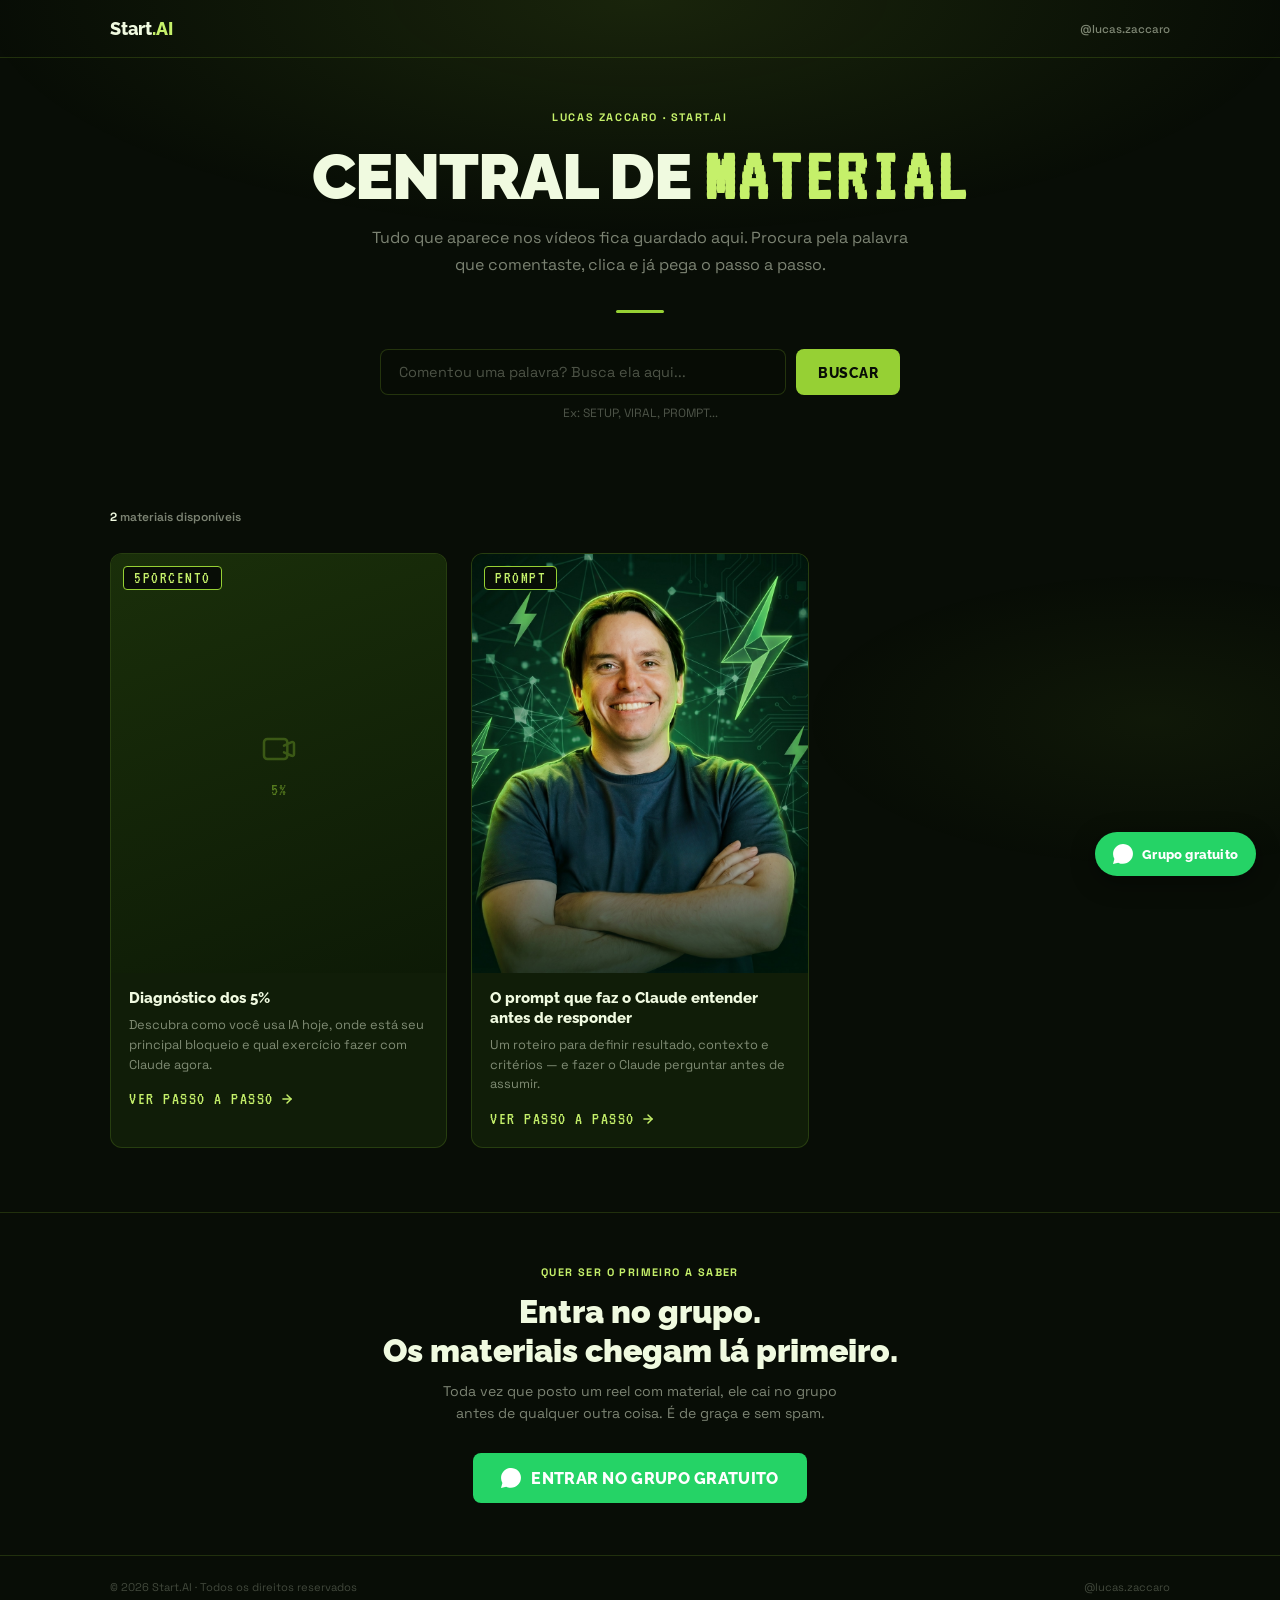
<file: materiais/index.html>
<!DOCTYPE html>
<html lang="pt-BR">
<head>
  <meta charset="UTF-8">
  <meta name="viewport" content="width=device-width, initial-scale=1.0">
  <title>Central de Material — Start.AI</title>
  <meta name="description" content="Todo material que já compartilhei nos reels, num lugar só. Busca pela palavra que comentaste no vídeo.">
  <meta name="author" content="Lucas Zaccaro">
  <meta property="og:title" content="Central de Material — Start.AI">
  <meta property="og:description" content="Todo material dos reels num lugar só. Escolhe o vídeo e resgata o passo a passo.">
  <meta property="og:type" content="website">

  <link rel="preconnect" href="https://fonts.googleapis.com">
  <link rel="preconnect" href="https://fonts.gstatic.com" crossorigin>
  <link href="https://fonts.googleapis.com/css2?family=VT323&family=Raleway:ital,wght@0,700;0,800;0,900;1,800&family=Space+Grotesk:wght@400;500;600;700&display=swap" rel="stylesheet">

  <style>
    /* ── RESET ── */
    *, *::before, *::after { box-sizing: border-box; margin: 0; padding: 0; }

    /* ── TOKENS ── */
    :root {
      --ink:    #080D06;
      --dg:     #1A2F0A;
      --green:  #96D034;
      --lime:   #C5F06A;
      --white:  #F0FAE0;
      --muted:  rgba(240,250,224,0.5);
      --border: rgba(149,208,52,0.18);
      --card-bg: rgba(20,38,10,0.7);
    }

    html { scroll-behavior: smooth; }
    body {
      font-family: 'Space Grotesk', system-ui, sans-serif;
      background: var(--ink);
      color: var(--white);
      min-height: 100dvh;
      -webkit-font-smoothing: antialiased;
    }

    /* ── GLOW ── */
    body::before {
      content: '';
      position: fixed; inset: 0; z-index: 0; pointer-events: none;
      background:
        radial-gradient(ellipse 80% 40% at 50% 0%, rgba(149,208,52,0.12) 0%, transparent 65%),
        radial-gradient(ellipse 50% 30% at 90% 80%, rgba(149,208,52,0.06) 0%, transparent 55%);
    }

    /* ── LAYOUT ── */
    .page { position: relative; z-index: 1; }
    .container {
      max-width: 1100px;
      margin: 0 auto;
      padding: 0 20px;
    }

    /* ════════════════════════════════
       HEADER
    ════════════════════════════════ */
    .site-header {
      border-bottom: 1px solid var(--border);
      padding: 18px 0;
    }
    .header-inner {
      display: flex; align-items: center; justify-content: space-between;
    }
    .logo {
      font-family: 'Raleway', sans-serif;
      font-size: 1.1rem; font-weight: 800; color: var(--white);
      text-decoration: none; letter-spacing: -0.2px;
    }
    .logo em { color: var(--lime); font-style: normal; }
    .header-handle {
      font-size: 0.72rem; color: var(--muted); font-weight: 500;
    }
    .header-handle a { color: var(--muted); text-decoration: none; }
    .header-handle a:hover { color: var(--lime); }

    /* ════════════════════════════════
       HERO
    ════════════════════════════════ */
    .hero {
      padding: 52px 0 40px;
      text-align: center;
    }
    .hero-eyebrow {
      font-size: 0.68rem; font-weight: 700; letter-spacing: 1.6px;
      color: var(--lime); text-transform: uppercase;
      margin-bottom: 20px;
    }
    .hero-heading {
      font-family: 'Raleway', sans-serif;
      font-size: clamp(2.4rem, 6vw, 4rem);
      font-weight: 900; line-height: 1.0;
      letter-spacing: -1px;
      text-transform: uppercase;
      margin-bottom: 16px;
    }
    .hero-heading .vt {
      font-family: 'VT323', monospace;
      color: var(--lime);
      font-size: clamp(2.8rem, 7vw, 4.8rem);
      letter-spacing: 2px;
      line-height: 0.85;
      display: inline-block;
      vertical-align: bottom;
    }
    .hero-desc {
      font-size: 1rem; color: var(--muted); line-height: 1.65;
      max-width: 540px; margin: 0 auto 32px;
    }
    .hero-divider {
      width: 48px; height: 3px;
      background: var(--green);
      border-radius: 2px;
      margin: 0 auto 36px;
    }

    /* ── SEARCH ── */
    .search-wrap {
      display: flex; gap: 10px;
      max-width: 520px; margin: 0 auto;
    }
    .search-input {
      flex: 1;
      padding: 13px 18px;
      background: rgba(8,13,6,0.8);
      border: 1.5px solid rgba(149,208,52,0.2);
      border-radius: 8px;
      color: var(--white);
      font-family: 'Space Grotesk', sans-serif;
      font-size: 0.9rem;
      outline: none;
      transition: border-color 0.15s;
      -webkit-appearance: none;
    }
    .search-input::placeholder { color: rgba(240,250,224,0.3); }
    .search-input:focus { border-color: var(--green); }
    .btn-buscar {
      padding: 13px 22px;
      background: var(--green); color: var(--ink);
      font-family: 'Raleway', sans-serif;
      font-size: 0.9rem; font-weight: 800; letter-spacing: 0.5px;
      border: none; border-radius: 8px;
      cursor: pointer;
      transition: background 0.15s, transform 0.1s;
      white-space: nowrap;
    }
    .btn-buscar:hover { background: var(--lime); }
    .btn-buscar:active { transform: scale(0.98); }

    /* ── No results ── */
    .search-hint {
      text-align: center;
      font-size: 0.75rem; color: rgba(240,250,224,0.3);
      margin-top: 10px;
    }

    /* ════════════════════════════════
       GRID
    ════════════════════════════════ */
    .grid-section { padding: 48px 0 64px; }

    .grid-meta {
      display: flex; align-items: center; justify-content: space-between;
      margin-bottom: 28px;
    }
    .grid-count {
      font-size: 0.75rem; color: var(--muted); font-weight: 600;
    }
    .grid-count strong { color: var(--white); }

    .mat-grid {
      display: grid;
      grid-template-columns: repeat(3, 1fr);
      gap: 24px;
    }

    @media (max-width: 840px) { .mat-grid { grid-template-columns: repeat(2, 1fr); } }
    @media (max-width: 520px) { .mat-grid { grid-template-columns: 1fr; } }

    /* ── CARD ── */
    .mat-card {
      background: var(--card-bg);
      border: 1px solid var(--border);
      border-radius: 12px;
      overflow: hidden;
      transition: border-color 0.2s, transform 0.2s, box-shadow 0.2s;
    }
    .mat-card:hover {
      border-color: rgba(149,208,52,0.4);
      transform: translateY(-3px);
      box-shadow: 0 12px 40px rgba(0,0,0,0.35), 0 0 0 1px rgba(149,208,52,0.1);
    }
    .mat-card.hidden { display: none; }

    /* Image area */
    .card-img-wrap {
      position: relative;
      aspect-ratio: 4/5;
      background: rgba(26,47,10,0.6);
      overflow: hidden;
    }
    .card-img-wrap img {
      width: 100%; height: 100%;
      object-fit: cover;
      transition: transform 0.4s;
    }
    .mat-card:hover .card-img-wrap img { transform: scale(1.04); }

    /* Placeholder when no image */
    .card-img-placeholder {
      width: 100%; height: 100%;
      display: flex; flex-direction: column;
      align-items: center; justify-content: center;
      gap: 12px;
      background: linear-gradient(160deg, #1A2F0A 0%, #0d1a06 100%);
    }
    .card-img-placeholder svg { opacity: 0.3; }
    .card-img-placeholder span {
      font-family: 'VT323', monospace;
      font-size: 1.1rem; color: var(--green); opacity: 0.5;
      letter-spacing: 1px;
    }

    /* Keyword badge */
    .card-keyword {
      position: absolute; top: 12px; left: 12px;
      background: var(--ink);
      border: 1px solid var(--green);
      color: var(--lime);
      font-family: 'VT323', monospace;
      font-size: 1.05rem; letter-spacing: 1.5px;
      padding: 3px 10px;
      border-radius: 4px;
      backdrop-filter: blur(4px);
    }

    /* Hover overlay */
    .card-overlay {
      position: absolute; inset: 0;
      background: rgba(8,13,6,0.65);
      display: flex; align-items: center; justify-content: center;
      opacity: 0;
      transition: opacity 0.25s;
    }
    .mat-card:hover .card-overlay { opacity: 1; }
    .overlay-btn {
      font-family: 'VT323', monospace;
      font-size: 1.35rem; letter-spacing: 2px;
      color: var(--ink);
      background: var(--lime);
      padding: 10px 20px;
      border-radius: 6px;
      text-decoration: none;
      transition: background 0.15s;
    }
    .overlay-btn:hover { background: var(--green); }

    /* Card body */
    .card-body { padding: 16px 18px 18px; }
    .card-title {
      font-family: 'Raleway', sans-serif;
      font-size: 0.95rem; font-weight: 800; line-height: 1.3;
      margin-bottom: 6px; color: var(--white);
    }
    .card-desc {
      font-size: 0.8rem; color: var(--muted); line-height: 1.55;
      margin-bottom: 14px;
    }
    .card-link {
      display: inline-flex; align-items: center; gap: 6px;
      font-family: 'VT323', monospace;
      font-size: 1.1rem; letter-spacing: 1.5px;
      color: var(--lime);
      text-decoration: none;
      transition: color 0.15s;
    }
    .card-link:hover { color: var(--green); }
    .card-link svg { transition: transform 0.15s; }
    .card-link:hover svg { transform: translateX(3px); }

    /* ── EMPTY STATE ── */
    .empty-state {
      display: none;
      grid-column: 1 / -1;
      text-align: center; padding: 60px 20px;
    }
    .empty-state .vt-big {
      font-family: 'VT323', monospace;
      font-size: 3rem; color: var(--green); opacity: 0.4;
      display: block; margin-bottom: 12px;
    }
    .empty-state p { color: var(--muted); font-size: 0.9rem; }

    /* ════════════════════════════════
       WA CTA SECTION
    ════════════════════════════════ */
    .wa-section {
      border-top: 1px solid var(--border);
      padding: 52px 0;
      text-align: center;
    }
    .wa-label {
      font-size: 0.68rem; font-weight: 700; letter-spacing: 1.4px;
      color: var(--lime); text-transform: uppercase;
      margin-bottom: 14px;
    }
    .wa-heading {
      font-family: 'Raleway', sans-serif;
      font-size: clamp(1.4rem, 3.5vw, 2rem);
      font-weight: 900; line-height: 1.2;
      margin-bottom: 10px;
    }
    .wa-desc {
      font-size: 0.88rem; color: var(--muted); line-height: 1.6;
      max-width: 420px; margin: 0 auto 28px;
    }
    .btn-wa-section {
      display: inline-flex; align-items: center; gap: 10px;
      padding: 15px 28px;
      background: #25D366; color: #fff;
      font-family: 'Raleway', sans-serif;
      font-size: 1rem; font-weight: 800; letter-spacing: 0.3px;
      border: none; border-radius: 8px;
      cursor: pointer; text-decoration: none;
      transition: background 0.15s, transform 0.1s;
    }
    .btn-wa-section:hover { background: #1da851; }
    .btn-wa-section:active { transform: scale(0.99); }

    /* ════════════════════════════════
       FOOTER
    ════════════════════════════════ */
    .site-footer {
      border-top: 1px solid var(--border);
      padding: 24px 0;
    }
    .footer-inner {
      display: flex; align-items: center; justify-content: space-between;
      flex-wrap: wrap; gap: 8px;
    }
    .footer-copy {
      font-size: 0.7rem; color: rgba(240,250,224,0.25);
    }
    .footer-handle {
      font-size: 0.7rem; color: rgba(240,250,224,0.25);
    }

    /* ════════════════════════════════
       MODAL / POPUP
    ════════════════════════════════ */
    .mat-modal {
      display: none;
      position: fixed; inset: 0; z-index: 200;
    }
    .mat-modal.open { display: flex; flex-direction: column; }

    .modal-backdrop {
      position: absolute; inset: 0;
      background: rgba(5,9,4,0.80);
      backdrop-filter: blur(6px);
      -webkit-backdrop-filter: blur(6px);
    }

    .modal-sheet {
      position: absolute;
      bottom: 0; left: 0; right: 0;
      top: 56px;              /* espaço para o header + fechar */
      background: var(--ink);
      border-radius: 16px 16px 0 0;
      overflow: hidden;
      display: flex; flex-direction: column;
      box-shadow: 0 -8px 48px rgba(0,0,0,0.6);
      animation: slide-up 0.28s cubic-bezier(.32,1,.52,1);
    }
    @keyframes slide-up {
      from { transform: translateY(100%); opacity: 0; }
      to   { transform: translateY(0);   opacity: 1; }
    }

    /* Desktop: sheet mais estreito e centrado */
    @media (min-width: 780px) {
      .modal-sheet {
        top: 48px; bottom: 48px;
        left: 50%; right: auto;
        width: 520px;
        transform: translateX(-50%);
        border-radius: 16px;
        animation: pop-in 0.24s cubic-bezier(.32,1,.52,1);
      }
      .mat-modal.open .modal-sheet {
        transform: translateX(-50%);
      }
      @keyframes pop-in {
        from { transform: translateX(-50%) scale(0.96); opacity: 0; }
        to   { transform: translateX(-50%) scale(1);    opacity: 1; }
      }
    }

    .modal-bar {
      display: flex; align-items: center; justify-content: space-between;
      padding: 14px 18px;
      border-bottom: 1px solid var(--border);
      background: rgba(8,13,6,0.95);
      flex-shrink: 0;
    }
    .modal-title {
      font-family: 'VT323', monospace;
      font-size: 0.95rem; letter-spacing: 1.5px; color: var(--lime);
    }
    .modal-close {
      display: flex; align-items: center; justify-content: center;
      width: 34px; height: 34px;
      background: rgba(149,208,52,0.08);
      border: 1px solid var(--border);
      border-radius: 50%;
      cursor: pointer; color: var(--muted);
      transition: color 0.15s, border-color 0.15s;
      flex-shrink: 0;
    }
    .modal-close:hover { color: var(--lime); border-color: rgba(149,208,52,0.4); }

    .modal-iframe {
      flex: 1;
      border: none;
      width: 100%; height: 100%;
      display: block;
      background: var(--ink);
    }

    /* Card inteiro clicável */
    .mat-card { cursor: pointer; }

    /* ════════════════════════════════
       FLOATING WA BUTTON
    ════════════════════════════════ */
    .wa-float {
      position: fixed; bottom: 24px; right: 24px; z-index: 100;
      display: flex; align-items: center; gap: 9px;
      padding: 12px 18px;
      background: #25D366; color: #fff;
      font-family: 'Raleway', sans-serif;
      font-size: 0.82rem; font-weight: 800; letter-spacing: 0.2px;
      border-radius: 50px;
      text-decoration: none;
      box-shadow: 0 6px 24px rgba(0,0,0,0.4);
      transition: transform 0.15s, background 0.15s;
    }
    .wa-float:hover { transform: scale(1.04); background: #1da851; }
    @media (max-width: 520px) {
      .wa-float span { display: none; }
      .wa-float { padding: 14px; border-radius: 50%; }
    }
  </style>
</head>
<body>
<div class="page">

  <!-- ── HEADER ── -->
  <header class="site-header">
    <div class="container">
      <div class="header-inner">
        <a href="https://revolucao.school/startai" class="logo">Start<em>.AI</em></a>
        <span class="header-handle">
          <a href="https://instagram.com/lucas.zaccaro" target="_blank" rel="noopener">@lucas.zaccaro</a>
        </span>
      </div>
    </div>
  </header>

  <!-- ── HERO ── -->
  <section class="hero">
    <div class="container">
      <p class="hero-eyebrow">Lucas Zaccaro · Start.AI</p>
      <h1 class="hero-heading">
        Central de <span class="vt">MATERIAL</span>
      </h1>
      <p class="hero-desc">
        Tudo que aparece nos vídeos fica guardado aqui.
        Procura pela palavra que comentaste, clica e já pega o passo a passo.
      </p>
      <div class="hero-divider"></div>

      <div class="search-wrap">
        <input
          type="text"
          class="search-input"
          id="search"
          placeholder="Comentou uma palavra? Busca ela aqui..."
          autocomplete="off" autocorrect="off"
          spellcheck="false"
        >
        <button class="btn-buscar" onclick="buscar()">BUSCAR</button>
      </div>
      <p class="search-hint">Ex: SETUP, VIRAL, PROMPT...</p>
    </div>
  </section>

  <!-- ── GRID ── -->
  <section class="grid-section">
    <div class="container">
      <div class="grid-meta">
        <p class="grid-count" id="grid-count"></p>
      </div>
      <div class="mat-grid" id="grid">
        <!-- cards gerados pelo JS -->
        <div class="empty-state" id="empty">
          <span class="vt-big">_ NÃO ENCONTRADO</span>
          <p>Tenta outra palavra ou veja todos os materiais abaixo.</p>
        </div>
      </div>
    </div>
  </section>

  <!-- ── WA CTA ── -->
  <section class="wa-section">
    <div class="container">
      <p class="wa-label">Quer ser o primeiro a saber</p>
      <h2 class="wa-heading">Entra no grupo.<br>Os materiais chegam lá primeiro.</h2>
      <p class="wa-desc">
        Toda vez que posto um reel com material, ele cai no grupo antes de qualquer outra coisa.
        É de graça e sem spam.
      </p>
      <a
        class="btn-wa-section"
        href="https://chat.whatsapp.com/F5000nSwSezL2sIER5dEtN"
        target="_blank" rel="noopener noreferrer"
      >
        <svg width="20" height="20" viewBox="0 0 24 24" fill="white">
          <path d="M17.472 14.382c-.297-.149-1.758-.867-2.03-.967-.273-.099-.471-.148-.67.15-.197.297-.767.966-.94 1.164-.173.199-.347.223-.644.075-.297-.15-1.255-.463-2.39-1.475-.883-.788-1.48-1.761-1.653-2.059-.173-.297-.018-.458.13-.606.134-.133.298-.347.446-.52.149-.174.198-.298.298-.497.099-.198.05-.371-.025-.52-.075-.149-.669-1.612-.916-2.207-.242-.579-.487-.5-.669-.51-.173-.008-.371-.01-.57-.01-.198 0-.52.074-.792.372-.272.297-1.04 1.016-1.04 2.479 0 1.462 1.039 2.878 1.188 3.077.15.198 2.042 3.116 4.95 4.378.692.302 1.233.482 1.655.618.697.221 1.33.19 1.83.115.558-.083 1.758-.718 2.006-1.412.247-.695.247-1.29.172-1.412-.074-.121-.272-.196-.57-.345zM12.067.012c-6.626 0-12 5.373-12 12 0 2.112.548 4.17 1.594 5.98L0 24l6.19-1.625c1.763.96 3.746 1.465 5.763 1.467h.005c6.623 0 12-5.373 12-12 0-3.2-1.244-6.208-3.504-8.469C18.19 1.256 15.185.012 12.067.012z"/>
        </svg>
        ENTRAR NO GRUPO GRATUITO
      </a>
    </div>
  </section>

  <!-- ── FOOTER ── -->
  <footer class="site-footer">
    <div class="container">
      <div class="footer-inner">
        <span class="footer-copy">&copy; 2026 Start.AI · Todos os direitos reservados</span>
        <span class="footer-handle">@lucas.zaccaro</span>
      </div>
    </div>
  </footer>

</div><!-- /page -->

<!-- ── MODAL ── -->
<div class="mat-modal" id="matModal" role="dialog" aria-modal="true" aria-label="Material">
  <div class="modal-backdrop" onclick="fecharModal()"></div>
  <div class="modal-sheet">
    <div class="modal-bar">
      <span class="modal-title" id="modalTitle">MATERIAL</span>
      <button class="modal-close" onclick="fecharModal()" aria-label="Fechar">
        <svg width="16" height="16" viewBox="0 0 24 24" fill="none" stroke="currentColor" stroke-width="2.5" stroke-linecap="round" stroke-linejoin="round"><line x1="18" y1="6" x2="6" y2="18"/><line x1="6" y1="6" x2="18" y2="18"/></svg>
      </button>
    </div>
    <iframe class="modal-iframe" id="modalIframe" src="" loading="lazy" title="Material"></iframe>
  </div>
</div>

<!-- ── FLOATING WA ── -->
<a
  class="wa-float"
  href="https://chat.whatsapp.com/F5000nSwSezL2sIER5dEtN"
  target="_blank" rel="noopener noreferrer"
  title="Entrar no grupo do WhatsApp"
>
  <svg width="20" height="20" viewBox="0 0 24 24" fill="white">
    <path d="M17.472 14.382c-.297-.149-1.758-.867-2.03-.967-.273-.099-.471-.148-.67.15-.197.297-.767.966-.94 1.164-.173.199-.347.223-.644.075-.297-.15-1.255-.463-2.39-1.475-.883-.788-1.48-1.761-1.653-2.059-.173-.297-.018-.458.13-.606.134-.133.298-.347.446-.52.149-.174.198-.298.298-.497.099-.198.05-.371-.025-.52-.075-.149-.669-1.612-.916-2.207-.242-.579-.487-.5-.669-.51-.173-.008-.371-.01-.57-.01-.198 0-.52.074-.792.372-.272.297-1.04 1.016-1.04 2.479 0 1.462 1.039 2.878 1.188 3.077.15.198 2.042 3.116 4.95 4.378.692.302 1.233.482 1.655.618.697.221 1.33.19 1.83.115.558-.083 1.758-.718 2.006-1.412.247-.695.247-1.29.172-1.412-.074-.121-.272-.196-.57-.345zM12.067.012c-6.626 0-12 5.373-12 12 0 2.112.548 4.17 1.594 5.98L0 24l6.19-1.625c1.763.96 3.746 1.465 5.763 1.467h.005c6.623 0 12-5.373 12-12 0-3.2-1.244-6.208-3.504-8.469C18.19 1.256 15.185.012 12.067.012z"/>
  </svg>
  <span>Grupo gratuito</span>
</a>

<script>
/* ═══════════════════════════════════════════════════════
   MATERIAIS — ADICIONE NOVOS ITENS AQUI

   Para cada novo material:
   1. Coloca a imagem do reel em:  materiais/imagens/nome-do-arquivo.jpg
   2. Adiciona um objeto nesta lista:

   {
     titulo:    'Título do material',
     descricao: 'Descrição curta do que a pessoa vai receber.',
     palavra:   'PALAVRA',             // palavra que você pede pra comentar no reel
     imagem:    '/materiais/imagens/arquivo.jpg', // caminho absoluto obrigatório
     link:      'https://...'          // link para o material (Doc, Notion, etc.)
   },

   Dica: a `palavra` aparece como badge no card e funciona na busca.
═══════════════════════════════════════════════════════ */
const MATERIAIS = [

  // ── DIAGNÓSTICO DOS 5% ─────────────────────────────
  {
    titulo:    'Diagnóstico dos 5%',
    descricao: 'Descubra como você usa IA hoje, onde está seu principal bloqueio e qual exercício fazer com Claude agora.',
    palavra:   '5PORCENTO',
    visual:    '5%',
    imagem:    '',
    link:      '/materiais/diagnostico'
  },

  // ── PROMPT ──────────────────────────────────────────
  {
    titulo:    'O prompt que faz o Claude entender antes de responder',
    descricao: 'Um roteiro para definir resultado, contexto e critérios — e fazer o Claude perguntar antes de assumir.',
    palavra:   'PROMPT',
    imagem:    '/materiais/imagens/lucas-headshot.png',
    link:      '/materiais/prompt'
  },


];
/* ═══════════════════════════════════════════════════════ */


/* ── RENDER ── */
function renderCards(lista) {
  const grid  = document.getElementById('grid');
  const empty = document.getElementById('empty');
  const count = document.getElementById('grid-count');

  // remove cards anteriores (mantém o empty-state)
  grid.querySelectorAll('.mat-card').forEach(c => c.remove());

  if (lista.length === 0) {
    empty.style.display = 'block';
    count.innerHTML = '';
    return;
  }

  empty.style.display = 'none';
  count.innerHTML = '<strong>' + lista.length + '</strong> ' + (lista.length === 1 ? 'material disponível' : 'materiais disponíveis');

  lista.forEach(function(m) {
    const card = document.createElement('div');
    card.className = 'mat-card';

    // ── Imagem ──
    let imgHTML;
    if (m.imagem) {
      imgHTML = '<img src="' + m.imagem + '" alt="' + escapar(m.titulo) + '" loading="lazy">';
    } else {
      imgHTML =
        '<div class="card-img-placeholder">' +
          '<svg width="40" height="40" viewBox="0 0 24 24" fill="none" stroke="#96D034" stroke-width="1.5" stroke-linecap="round" stroke-linejoin="round">' +
            '<path d="M15 10l4.553-2.069A1 1 0 0 1 21 8.845v6.309a1 1 0 0 1-1.447.894L15 14M3 8a2 2 0 0 1 2-2h10a2 2 0 0 1 2 2v8a2 2 0 0 1-2 2H5a2 2 0 0 1-2-2V8z"/>' +
          '</svg>' +
          '<span>' + escapar(m.visual || m.palavra || 'START.AI') + '</span>' +
        '</div>';
    }

    const linkAttr = m.link && m.link !== '#'
      ? 'onclick="abrirModal(\'' + m.link.replace(/'/g, "\\'") + '\', \'' + m.palavra.replace(/'/g, "\\'") + '\')"'
      : 'onclick="return false" style="opacity:.5;cursor:default"';

    card.setAttribute('onclick', m.link && m.link !== '#'
      ? 'abrirModal(\'' + m.link.replace(/'/g, "\\'") + '\', \'' + m.palavra.replace(/'/g, "\\'") + '\')'
      : '');

    card.innerHTML =
      '<div class="card-img-wrap">' +
        imgHTML +
        '<span class="card-keyword">' + escapar(m.palavra) + '</span>' +
        '<div class="card-overlay">' +
          '<span class="overlay-btn">ABRIR MATERIAL</span>' +
        '</div>' +
      '</div>' +
      '<div class="card-body">' +
        '<h3 class="card-title">' + escapar(m.titulo) + '</h3>' +
        '<p class="card-desc">' + escapar(m.descricao) + '</p>' +
        '<span class="card-link">' +
          'VER PASSO A PASSO' +
          '<svg width="14" height="14" viewBox="0 0 24 24" fill="none" stroke="currentColor" stroke-width="2.5" stroke-linecap="round" stroke-linejoin="round"><line x1="5" y1="12" x2="19" y2="12"/><polyline points="12 5 19 12 12 19"/></svg>' +
        '</span>' +
      '</div>';

    grid.appendChild(card);
  });
}

/* ── BUSCA ── */
function buscar() {
  const q = document.getElementById('search').value.trim().toUpperCase();
  if (!q) { renderCards(MATERIAIS); return; }
  const filtrado = MATERIAIS.filter(function(m) {
    return m.palavra.toUpperCase().includes(q) ||
           m.titulo.toUpperCase().includes(q) ||
           m.descricao.toUpperCase().includes(q);
  });
  renderCards(filtrado);
}

/* ── ESCAPE ── */
function escapar(str) {
  if (!str) return '';
  return String(str)
    .replace(/&/g, '&amp;')
    .replace(/</g, '&lt;')
    .replace(/>/g, '&gt;')
    .replace(/"/g, '&quot;');
}

/* ── ENTER ── */
document.getElementById('search').addEventListener('keydown', function(e) {
  if (e.key === 'Enter') buscar();
});

/* ── LIMPA BUSCA SE APAGAR TUDO ── */
document.getElementById('search').addEventListener('input', function() {
  if (this.value.trim() === '') renderCards(MATERIAIS);
});

/* ── MODAL ── */
function abrirModal(url, palavra) {
  const modal   = document.getElementById('matModal');
  const iframe  = document.getElementById('modalIframe');
  const title   = document.getElementById('modalTitle');
  iframe.src    = url;
  title.textContent = palavra || 'MATERIAL';
  modal.classList.add('open');
  document.body.style.overflow = 'hidden';
}

function fecharModal() {
  const modal  = document.getElementById('matModal');
  const iframe = document.getElementById('modalIframe');
  modal.classList.remove('open');
  document.body.style.overflow = '';
  // limpar src depois da animação para parar o carregamento
  setTimeout(function() { iframe.src = ''; }, 300);
}

document.addEventListener('keydown', function(e) {
  if (e.key === 'Escape') fecharModal();
});

/* ── INIT ── */
renderCards(MATERIAIS);
</script>
</body>
</html>
</file>
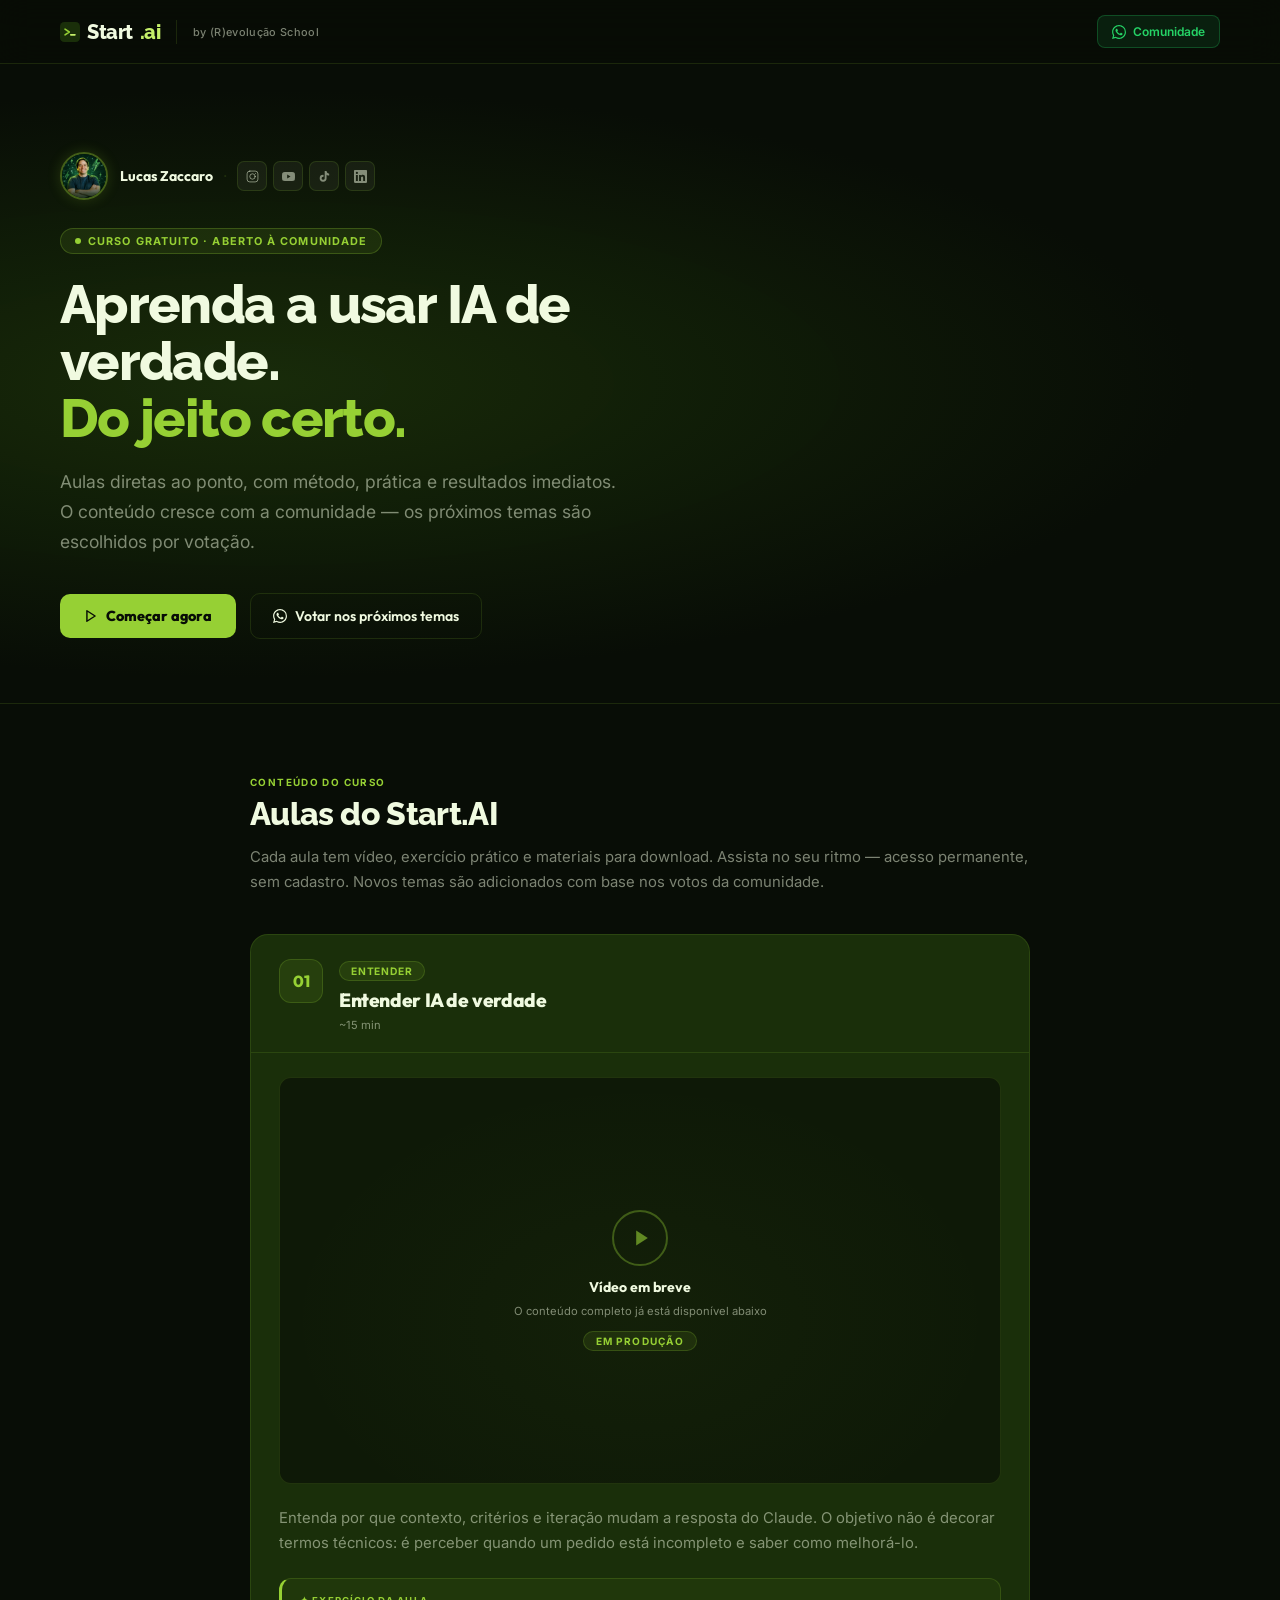
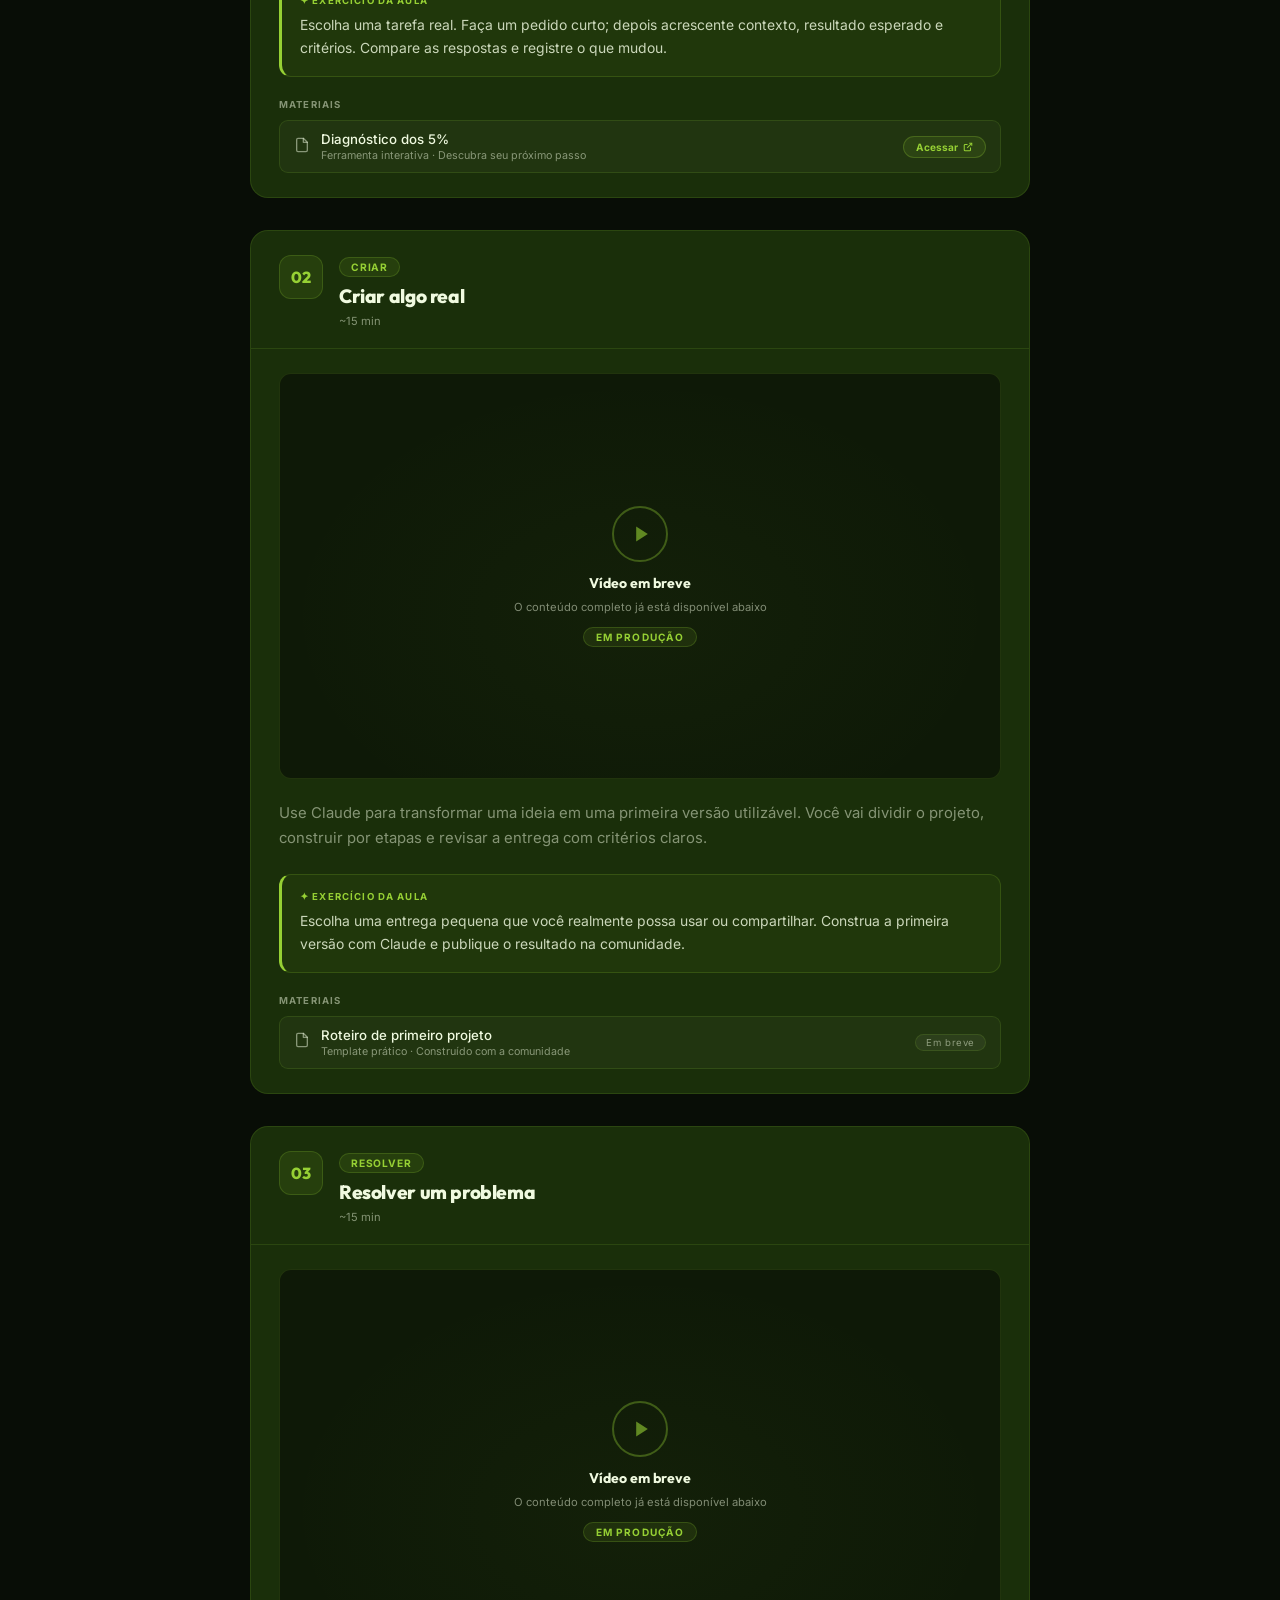
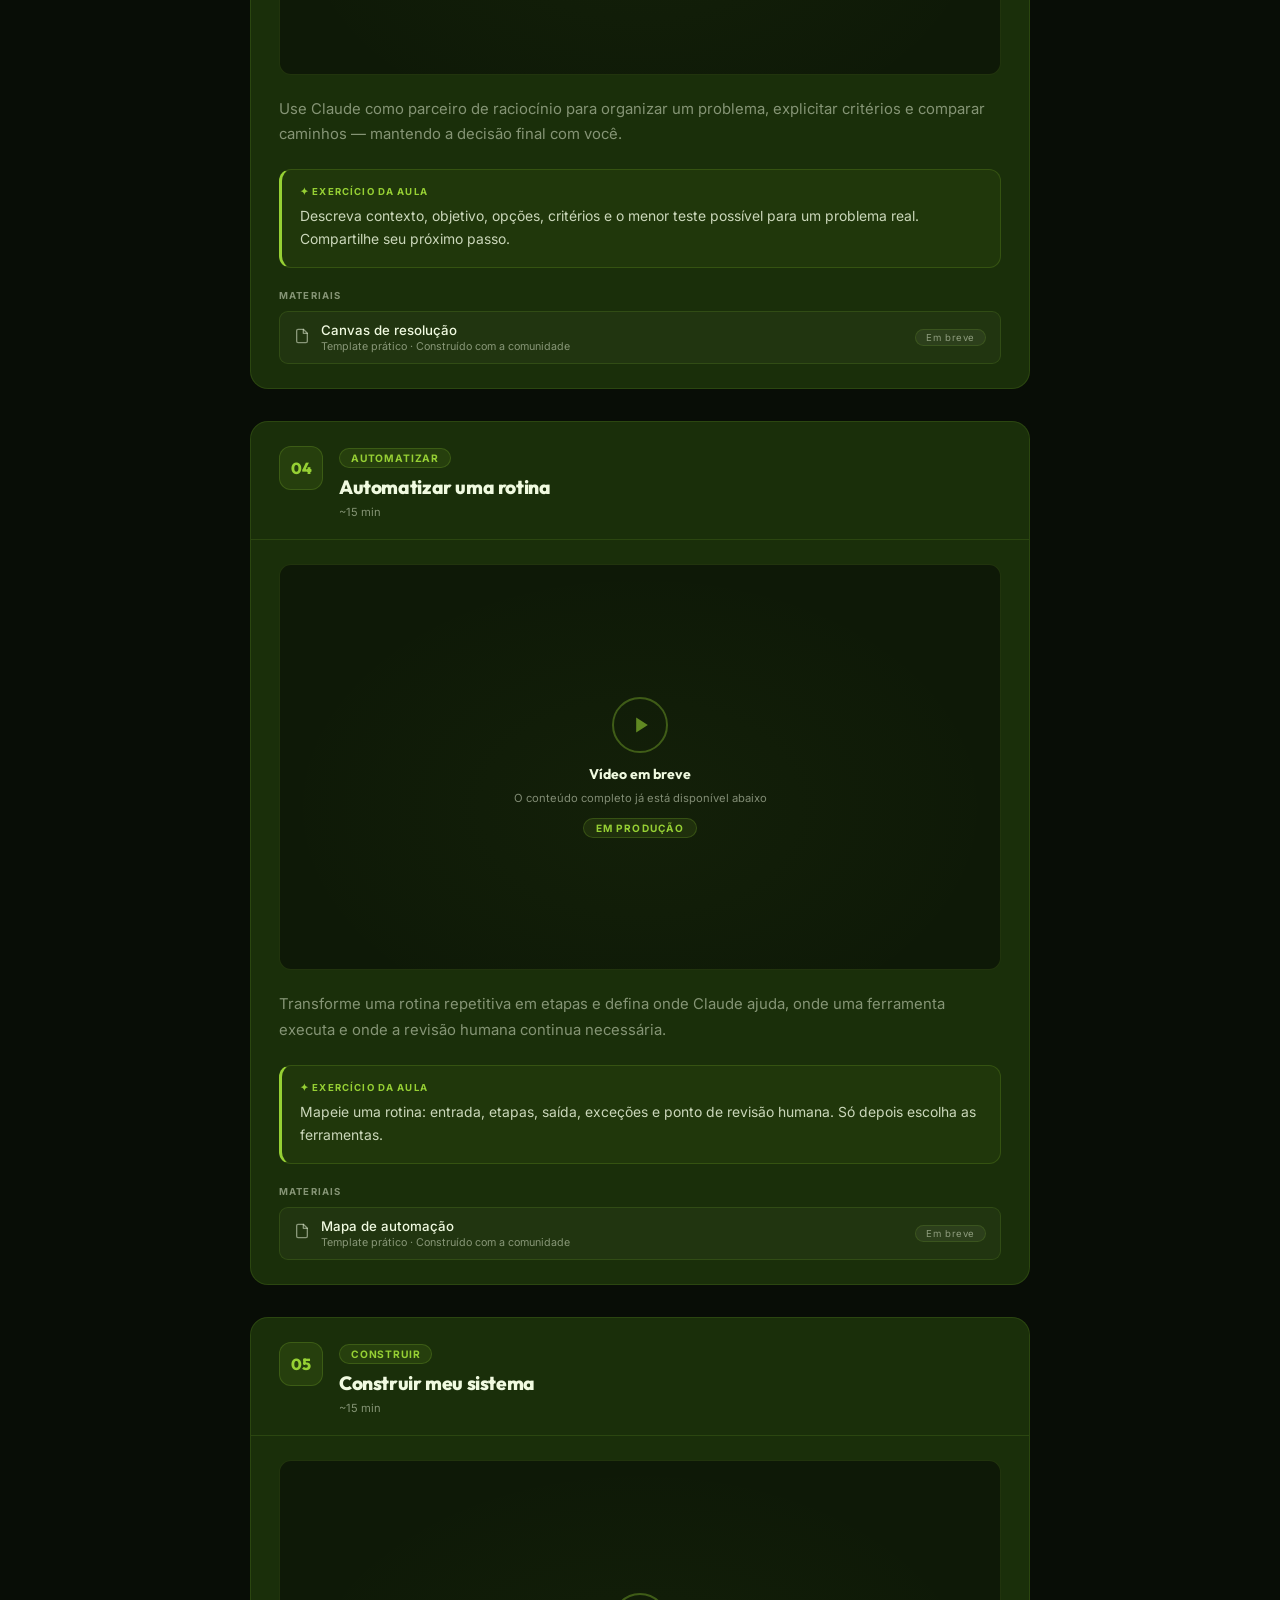
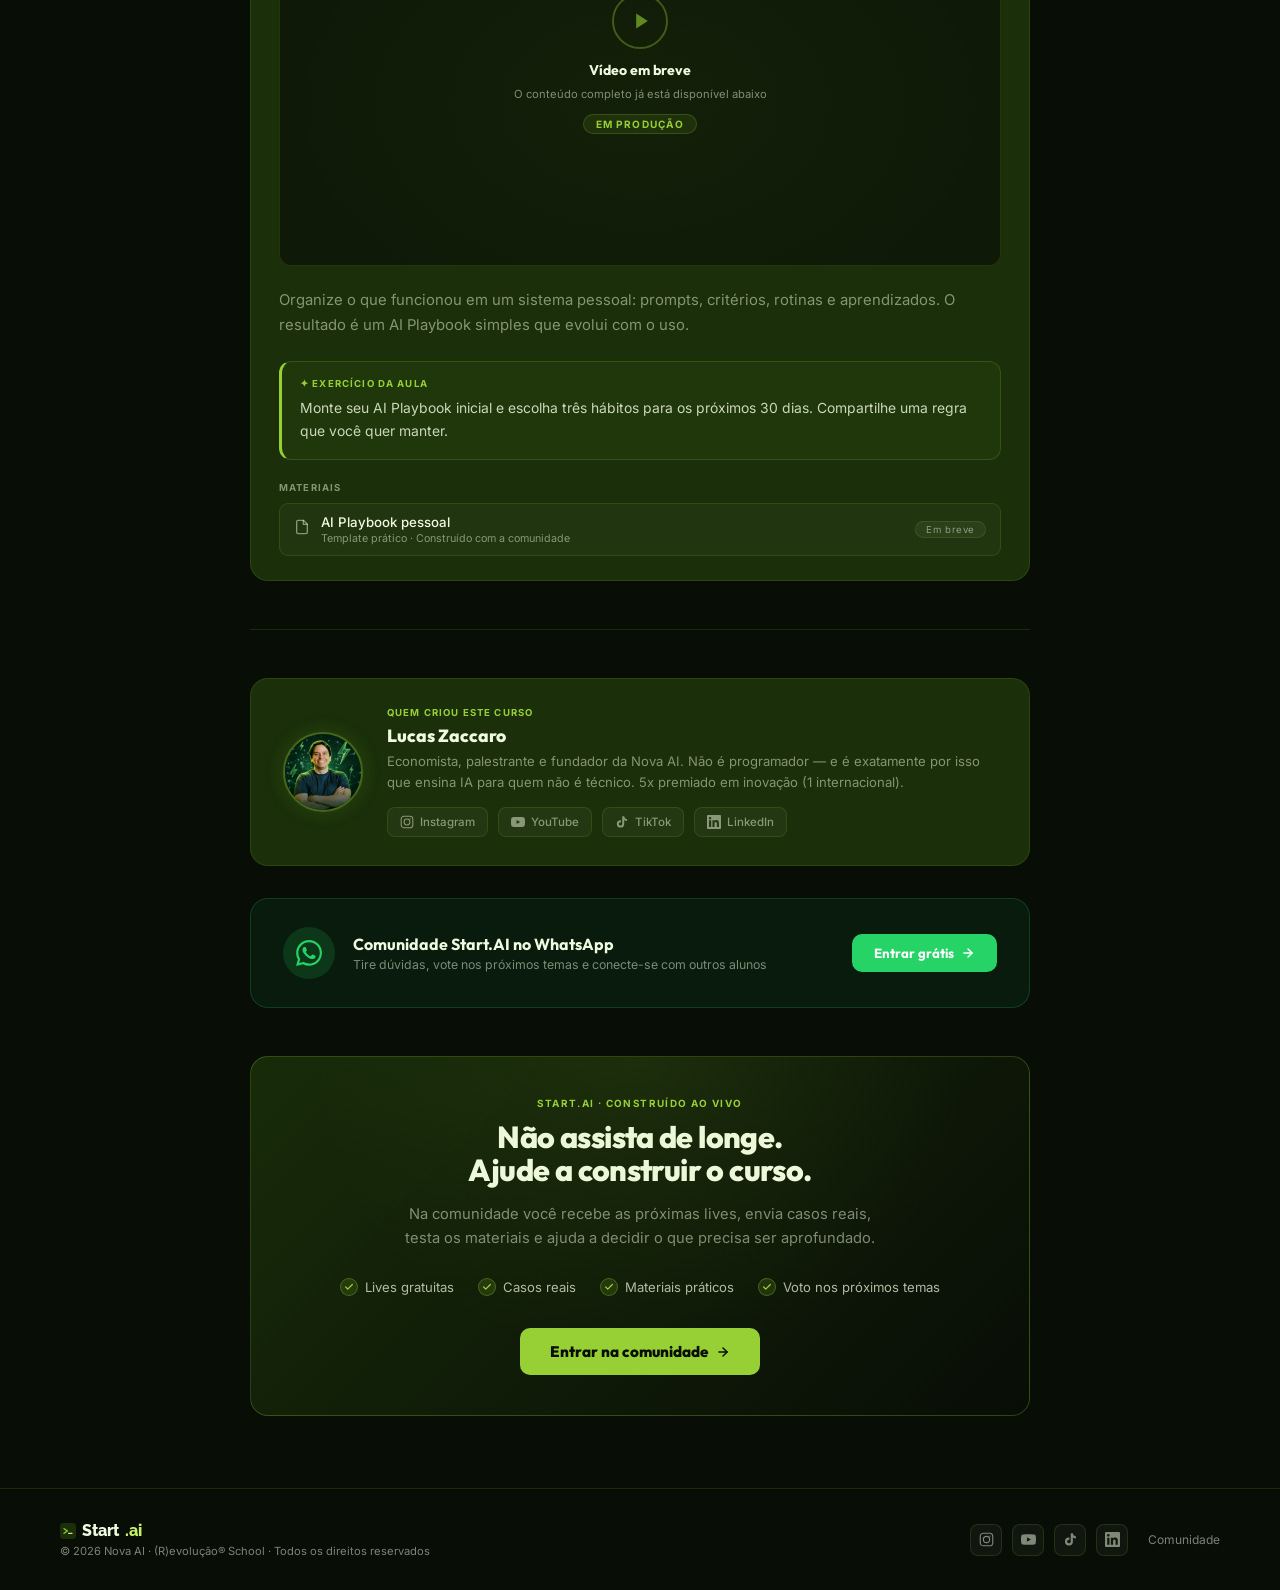
<file: startai/index.html>
<!DOCTYPE html>
<html lang="pt-BR">
<head>
  <meta charset="UTF-8">
  <meta name="viewport" content="width=device-width, initial-scale=1.0">
  <title>Start.AI — Curso Gratuito de IA</title>
  <meta name="description" content="Curso gratuito para aprender a usar IA de verdade. Método NOVA — por Lucas Zaccaro · (R)evolução School.">
  <link rel="preconnect" href="https://fonts.googleapis.com">
  <link rel="preconnect" href="https://fonts.gstatic.com" crossorigin>
  <link href="https://fonts.googleapis.com/css2?family=Raleway:wght@700;800&family=Space+Grotesk:wght@700;800&family=Outfit:wght@400;500;600;700;800&family=Inter:wght@400;500;600&display=swap" rel="stylesheet">
  <style>
    *, *::before, *::after { box-sizing: border-box; margin: 0; padding: 0; }
    :root {
      --space: #080D06; --dg: #1A2F0A;
      --green: #96D034; --lime: #C5F06A;
      --white: #F0FAE0; --muted: rgba(240,250,224,0.50);
      --border: rgba(150,208,52,0.14);
    }
    html { scroll-behavior: smooth; }
    body {
      font-family: 'Inter', sans-serif;
      background: var(--space);
      color: var(--white);
      min-height: 100dvh;
      -webkit-font-smoothing: antialiased;
    }

    /* ── HEADER ── */
    header {
      position: sticky; top: 0; z-index: 100;
      background: rgba(8,13,6,0.92); backdrop-filter: blur(16px);
      border-bottom: 1px solid var(--border);
      padding: 0 clamp(20px, 5vw, 60px);
      display: flex; align-items: center; justify-content: space-between;
      height: 64px;
    }
    .header-left { display: flex; align-items: center; gap: 16px; }
    .logo {
      font-family: 'Raleway', 'Space Grotesk', sans-serif; font-weight: 800;
      font-size: 1.25rem; color: var(--white); text-decoration: none;
      letter-spacing: -0.5px; line-height: 1;
      display: flex; align-items: center; gap: 7px;
    }
    .logo .ai { color: var(--lime); }
    .header-divider {
      width: 1px; height: 24px; background: var(--border);
    }
    .header-by {
      font-size: 0.68rem; color: var(--muted);
      font-weight: 500; letter-spacing: 0.03em;
      white-space: nowrap;
    }
    .header-by a {
      color: var(--muted); text-decoration: none; transition: color 0.15s;
    }
    .header-by a:hover { color: var(--white); }
    .header-cta {
      display: flex; align-items: center; gap: 12px;
    }
    .btn-wa {
      display: flex; align-items: center; gap: 7px;
      background: rgba(37,211,102,0.1); border: 1px solid rgba(37,211,102,0.25);
      border-radius: 8px; padding: 8px 14px;
      color: #25D366; font-size: 0.75rem; font-weight: 600;
      text-decoration: none; transition: background 0.15s;
    }
    .btn-wa:hover { background: rgba(37,211,102,0.18); }

    /* ── HERO ── */
    .hero {
      padding: clamp(48px, 8vw, 88px) clamp(20px, 5vw, 60px) clamp(40px, 6vw, 64px);
      background: radial-gradient(ellipse at 20% 50%, rgba(26,47,10,0.9), var(--space) 65%);
      border-bottom: 1px solid var(--border);
    }
    .hero-author {
      display: flex; align-items: center; gap: 12px;
      margin-bottom: 28px; flex-wrap: wrap;
    }
    .hero-author-photo {
      width: 48px; height: 48px; border-radius: 50%; flex-shrink: 0;
      object-fit: cover;
      border: 2px solid rgba(150,208,52,0.4);
      box-shadow: 0 0 14px rgba(150,208,52,0.18);
    }
    .hero-author-info { display: flex; align-items: center; gap: 10px; flex-wrap: wrap; }
    .hero-author-name {
      font-family: 'Outfit', sans-serif; font-weight: 700; font-size: 0.88rem;
      color: var(--white);
    }
    .hero-author-sep { color: var(--border); font-size: 1rem; }
    .hero-author-socials { display: flex; gap: 6px; }
    .hero-social-link {
      width: 30px; height: 30px; border-radius: 7px;
      background: rgba(240,250,224,0.05); border: 1px solid var(--border);
      display: flex; align-items: center; justify-content: center;
      color: var(--muted); text-decoration: none;
      transition: background 0.15s, color 0.15s, border-color 0.15s;
    }
    .hero-social-link:hover { background: rgba(150,208,52,0.1); color: var(--white); border-color: rgba(150,208,52,0.3); }
    .hero-badge {
      display: inline-flex; align-items: center; gap: 7px;
      background: rgba(150,208,52,0.1); border: 1px solid rgba(150,208,52,0.25);
      border-radius: 999px; padding: 5px 14px;
      font-size: 0.68rem; font-weight: 700; color: var(--green);
      letter-spacing: 0.1em; text-transform: uppercase; margin-bottom: 22px;
    }
    .hero-badge-dot { width: 6px; height: 6px; border-radius: 50%; background: var(--green); animation: pulse 2s infinite; }
    @keyframes pulse { 0%,100%{opacity:1;} 50%{opacity:0.4;} }
    .hero-title {
      font-family: 'Raleway', 'Outfit', sans-serif; font-weight: 800;
      font-size: clamp(2rem, 5vw, 3.4rem);
      line-height: 1.05; letter-spacing: -0.03em;
      max-width: 680px; margin-bottom: 20px;
    }
    .hero-title span { color: var(--green); }
    .hero-sub {
      font-size: clamp(0.95rem, 2vw, 1.1rem);
      color: var(--muted); line-height: 1.7;
      max-width: 560px; margin-bottom: 36px;
    }
    .hero-actions { display: flex; align-items: center; gap: 14px; flex-wrap: wrap; }
    .btn-primary {
      display: inline-flex; align-items: center; gap: 8px;
      background: var(--green); color: var(--space);
      border: none; border-radius: 10px; padding: 13px 24px;
      font-family: 'Outfit', sans-serif; font-weight: 800; font-size: 0.9rem;
      text-decoration: none; cursor: pointer; transition: background 0.15s, transform 0.1s;
    }
    .btn-primary:hover { background: var(--lime); transform: translateY(-1px); }
    .btn-outline {
      display: inline-flex; align-items: center; gap: 8px;
      background: none; border: 1px solid var(--border);
      border-radius: 10px; padding: 13px 22px;
      font-family: 'Outfit', sans-serif; font-weight: 600; font-size: 0.88rem;
      color: var(--white); text-decoration: none;
      transition: border-color 0.15s, background 0.15s;
    }
    .btn-outline:hover { border-color: rgba(150,208,52,0.4); background: rgba(150,208,52,0.05); }

    /* ── CONTENT WRAPPER ── */
    .content {
      max-width: 860px; margin: 0 auto;
      padding: clamp(40px, 6vw, 72px) clamp(20px, 5vw, 40px);
    }

    /* ── SECTION HEADER ── */
    .section-eyebrow {
      font-size: 0.62rem; font-weight: 700; color: var(--green);
      letter-spacing: 0.14em; text-transform: uppercase; margin-bottom: 8px;
    }
    .section-title {
      font-family: 'Raleway', 'Outfit', sans-serif; font-weight: 800;
      font-size: clamp(1.5rem, 3.5vw, 2rem);
      letter-spacing: -0.02em; line-height: 1.1; margin-bottom: 14px;
    }
    .section-sub { font-size: 0.93rem; color: var(--muted); line-height: 1.65; margin-bottom: 40px; }

    /* ── LESSON CARDS ── */
    .lessons { display: flex; flex-direction: column; gap: 32px; }

    .lesson-card {
      background: var(--dg); border: 1px solid var(--border);
      border-radius: 18px; overflow: hidden;
    }
    .lesson-header {
      padding: 24px 28px 20px;
      border-bottom: 1px solid var(--border);
      display: flex; align-items: flex-start; gap: 16px;
    }
    .lesson-num {
      width: 44px; height: 44px; border-radius: 12px; flex-shrink: 0;
      background: rgba(150,208,52,0.1); border: 1px solid rgba(150,208,52,0.2);
      display: flex; align-items: center; justify-content: center;
      font-family: 'Outfit', sans-serif; font-weight: 800; font-size: 1rem;
      color: var(--green);
    }
    .lesson-meta-top { flex: 1; }
    .lesson-pillar-badge {
      display: inline-block;
      background: rgba(150,208,52,0.1); border: 1px solid rgba(150,208,52,0.2);
      border-radius: 999px; padding: 3px 11px;
      font-size: 0.64rem; font-weight: 700; color: var(--green);
      letter-spacing: 0.08em; text-transform: uppercase;
      margin-bottom: 8px;
    }
    .lesson-title {
      font-family: 'Outfit', sans-serif; font-weight: 800;
      font-size: 1.2rem; line-height: 1.2; letter-spacing: -0.02em;
      margin-bottom: 6px;
    }
    .lesson-duration { font-size: 0.7rem; color: var(--muted); }
    .lesson-body { padding: 24px 28px; display: flex; flex-direction: column; gap: 22px; }

    /* Video embed */
    .video-wrap {
      border-radius: 12px; overflow: hidden;
      background: rgba(8,13,6,0.6); border: 1px solid var(--border);
      aspect-ratio: 16/9; position: relative;
    }
    .video-wrap iframe { width: 100%; height: 100%; border: none; display: block; }
    .video-placeholder {
      width: 100%; height: 100%;
      display: flex; flex-direction: column;
      align-items: center; justify-content: center; gap: 12px;
      background: radial-gradient(ellipse at 50% 60%, rgba(150,208,52,0.04), transparent 70%);
    }
    .play-ring {
      width: 56px; height: 56px; border-radius: 50%;
      border: 2px solid rgba(150,208,52,0.35);
      display: flex; align-items: center; justify-content: center;
    }
    .play-ring svg { margin-left: 4px; }
    .video-placeholder-text { text-align: center; }
    .video-placeholder-text strong { display: block; font-family: 'Outfit', sans-serif; font-size: 0.88rem; font-weight: 700; margin-bottom: 3px; }
    .video-placeholder-text span { font-size: 0.7rem; color: var(--muted); }
    .soon-chip {
      background: rgba(150,208,52,0.1); border: 1px solid rgba(150,208,52,0.2);
      border-radius: 999px; padding: 3px 12px;
      font-size: 0.63rem; font-weight: 700; color: var(--green);
      letter-spacing: 0.1em; text-transform: uppercase;
    }

    /* Description */
    .lesson-description { font-size: 0.93rem; color: var(--muted); line-height: 1.7; }

    /* Exercise */
    .exercise-block {
      background: rgba(150,208,52,0.05); border: 1px solid rgba(150,208,52,0.18);
      border-left: 3px solid var(--green); border-radius: 12px;
      padding: 16px 18px;
    }
    .exercise-label {
      font-size: 0.6rem; font-weight: 700; color: var(--green);
      letter-spacing: 0.12em; text-transform: uppercase; margin-bottom: 8px;
    }
    .exercise-text { font-size: 0.87rem; line-height: 1.65; color: rgba(240,250,224,0.82); }

    /* Materials */
    .materials-label {
      font-size: 0.6rem; font-weight: 700; color: var(--muted);
      letter-spacing: 0.12em; text-transform: uppercase; margin-bottom: 10px;
    }
    .materials-list { display: flex; flex-direction: column; gap: 6px; }
    .materials-list .material-item:nth-child(n+2) { display: none; }
    .material-item {
      display: flex; align-items: center; gap: 11px;
      background: rgba(240,250,224,0.03); border: 1px solid var(--border);
      border-radius: 9px; padding: 10px 14px;
    }
    .material-icon { flex-shrink: 0; color: var(--muted); }
    .material-name { font-size: 0.83rem; font-weight: 500; }
    .material-type { font-size: 0.67rem; color: var(--muted); margin-top: 2px; }
    .material-badge-soon {
      margin-left: auto; flex-shrink: 0;
      background: rgba(240,250,224,0.05); border: 1px solid var(--border);
      border-radius: 999px; padding: 2px 10px;
      font-size: 0.6rem; color: var(--muted); letter-spacing: 0.06em;
    }
    .material-link {
      margin-left: auto; flex-shrink: 0;
      display: flex; align-items: center; gap: 5px;
      background: rgba(150,208,52,0.1); border: 1px solid rgba(150,208,52,0.25);
      border-radius: 999px; padding: 4px 12px;
      font-size: 0.63rem; font-weight: 700; color: var(--green);
      text-decoration: none; transition: background 0.15s;
    }
    .material-link:hover { background: rgba(150,208,52,0.18); }

    /* ── DIVIDER ── */
    .divider {
      height: 1px; background: var(--border);
      margin: 48px 0;
    }

    /* ── PROFESSOR CARD ── */
    .professor-card {
      display: flex; align-items: center; gap: 24px;
      background: var(--dg); border: 1px solid var(--border);
      border-radius: 18px; padding: 28px 32px;
      margin-bottom: 32px; flex-wrap: wrap;
    }
    .professor-photo {
      width: 80px; height: 80px; border-radius: 50%; flex-shrink: 0;
      object-fit: cover;
      border: 2px solid rgba(150,208,52,0.35);
      box-shadow: 0 0 20px rgba(150,208,52,0.15);
    }
    .professor-info { flex: 1; min-width: 200px; }
    .professor-label {
      font-size: 0.6rem; font-weight: 700; color: var(--green);
      letter-spacing: 0.12em; text-transform: uppercase; margin-bottom: 6px;
    }
    .professor-name {
      font-family: 'Outfit', sans-serif; font-weight: 800;
      font-size: 1.1rem; margin-bottom: 4px;
    }
    .professor-bio { font-size: 0.82rem; color: var(--muted); line-height: 1.6; }
    .professor-socials {
      display: flex; gap: 10px; margin-top: 14px; flex-wrap: wrap;
    }
    .social-btn {
      display: flex; align-items: center; gap: 6px;
      background: rgba(240,250,224,0.04); border: 1px solid var(--border);
      border-radius: 8px; padding: 7px 12px;
      text-decoration: none; color: var(--muted); font-size: 0.72rem; font-weight: 500;
      transition: background 0.15s, color 0.15s, border-color 0.15s;
    }
    .social-btn:hover { background: rgba(150,208,52,0.08); color: var(--white); border-color: rgba(150,208,52,0.25); }
    .social-btn svg { flex-shrink: 0; }

    /* ── WHATSAPP CARD ── */
    .wa-card {
      display: flex; align-items: center; justify-content: space-between;
      gap: 20px; flex-wrap: wrap;
      background: rgba(37,211,102,0.07); border: 1px solid rgba(37,211,102,0.2);
      border-radius: 18px; padding: 28px 32px;
      text-decoration: none; color: var(--white);
      transition: background 0.15s;
      margin-bottom: 48px;
    }
    .wa-card:hover { background: rgba(37,211,102,0.12); }
    .wa-card-left { display: flex; align-items: center; gap: 18px; }
    .wa-icon {
      width: 52px; height: 52px; border-radius: 50%; flex-shrink: 0;
      background: rgba(37,211,102,0.15);
      display: flex; align-items: center; justify-content: center;
      color: #25D366;
    }
    .wa-title { font-family: 'Outfit', sans-serif; font-size: 1rem; font-weight: 700; margin-bottom: 3px; color: var(--white); }
    .wa-sub { font-size: 0.77rem; color: var(--muted); }
    .wa-btn {
      background: #25D366; color: #fff;
      border: none; border-radius: 10px; padding: 11px 22px;
      font-family: 'Outfit', sans-serif; font-weight: 700; font-size: 0.83rem;
      cursor: pointer; white-space: nowrap; text-decoration: none;
      display: inline-flex; align-items: center; gap: 7px;
      transition: background 0.15s;
    }
    .wa-btn:hover { background: #22c55e; }

    /* ── UPSELL CARD ── */
    .upsell-card {
      background: linear-gradient(135deg, rgba(26,47,10,0.9) 0%, rgba(8,13,6,1) 100%);
      border: 1px solid rgba(150,208,52,0.25); border-radius: 18px;
      padding: 40px 36px; text-align: center;
      position: relative; overflow: hidden;
    }
    .upsell-card::before {
      content: '';
      position: absolute; inset: 0; pointer-events: none;
      background: radial-gradient(ellipse at 50% 0%, rgba(150,208,52,0.08), transparent 60%);
    }
    .upsell-eyebrow {
      font-size: 0.62rem; font-weight: 700; color: var(--green);
      letter-spacing: 0.14em; text-transform: uppercase; margin-bottom: 12px;
    }
    .upsell-title {
      font-family: 'Outfit', sans-serif; font-weight: 800;
      font-size: clamp(1.4rem, 3vw, 1.9rem);
      letter-spacing: -0.02em; line-height: 1.1; margin-bottom: 14px;
    }
    .upsell-sub { font-size: 0.92rem; color: var(--muted); line-height: 1.65; margin-bottom: 28px; max-width: 480px; margin-left: auto; margin-right: auto; }
    .upsell-features {
      display: flex; gap: 24px; justify-content: center;
      flex-wrap: wrap; margin-bottom: 32px;
    }
    .upsell-feat {
      display: flex; align-items: center; gap: 7px;
      font-size: 0.82rem; color: rgba(240,250,224,0.72);
    }
    .feat-check {
      width: 18px; height: 18px; border-radius: 50%;
      background: rgba(150,208,52,0.15); border: 1px solid rgba(150,208,52,0.3);
      display: flex; align-items: center; justify-content: center;
      flex-shrink: 0; color: var(--green);
    }

    /* ── FOOTER ── */
    footer {
      border-top: 1px solid var(--border);
      padding: 32px clamp(20px, 5vw, 60px);
      display: flex; align-items: center; justify-content: space-between;
      flex-wrap: wrap; gap: 16px;
    }
    .footer-brand { font-family: 'Raleway', 'Space Grotesk', sans-serif; font-weight: 800; font-size: 1rem; color: var(--white); display:flex; align-items:center; gap:6px; }
    .footer-brand .ai { color: var(--lime); }
    .footer-links { display: flex; gap: 20px; align-items: center; flex-wrap: wrap; }
    .footer-link {
      font-size: 0.75rem; color: var(--muted); text-decoration: none;
      transition: color 0.15s;
    }
    .footer-link:hover { color: var(--white); }
    .footer-social-icons { display: flex; gap: 10px; }
    .footer-social-icon {
      width: 32px; height: 32px; border-radius: 8px;
      background: rgba(240,250,224,0.04); border: 1px solid var(--border);
      display: flex; align-items: center; justify-content: center;
      color: var(--muted); text-decoration: none;
      transition: background 0.15s, color 0.15s;
    }
    .footer-social-icon:hover { background: rgba(150,208,52,0.08); color: var(--white); }
    .footer-copy { font-size: 0.7rem; color: var(--muted); margin-top: 4px; }

    /* ── WAITLIST MODAL ── */
    .modal-overlay {
      position: fixed; inset: 0; z-index: 1000;
      background: rgba(4,8,4,0.82); backdrop-filter: blur(8px);
      display: flex; align-items: center; justify-content: center;
      padding: 20px;
      opacity: 0; pointer-events: none;
      transition: opacity 0.2s;
    }
    .modal-overlay.open { opacity: 1; pointer-events: all; }
    .modal-box {
      width: 100%; max-width: 420px;
      background: var(--dg); border: 1px solid rgba(150,208,52,0.2);
      border-radius: 20px; padding: 36px 32px;
      position: relative;
      animation: modalIn 0.22s ease;
    }
    @keyframes modalIn { from{opacity:0;transform:translateY(16px) scale(.97);} to{opacity:1;transform:translateY(0) scale(1);} }
    .modal-close {
      position: absolute; top: 14px; right: 16px;
      background: none; border: none; cursor: pointer;
      color: var(--muted); font-size: 1.1rem; line-height: 1;
      padding: 4px; transition: color 0.15s;
    }
    .modal-close:hover { color: var(--white); }
    .modal-icon { font-size: 2rem; margin-bottom: 14px; }
    .modal-box h3 {
      font-family: 'Outfit', sans-serif; font-weight: 800;
      font-size: 1.3rem; letter-spacing: -0.02em; margin-bottom: 8px;
    }
    .modal-box > p {
      font-size: 0.87rem; color: var(--muted); line-height: 1.6; margin-bottom: 24px;
    }
    .form-field { margin-bottom: 14px; }
    .form-field label {
      display: block; font-size: 0.62rem; font-weight: 700;
      color: var(--muted); letter-spacing: 0.12em; text-transform: uppercase;
      margin-bottom: 7px;
    }
    .form-field input {
      width: 100%; background: rgba(240,250,224,0.05);
      border: 1px solid var(--border); border-radius: 10px;
      padding: 11px 14px; font-family: 'Inter', sans-serif;
      font-size: 0.95rem; color: var(--white); outline: none;
      transition: border-color 0.15s, background 0.15s;
    }
    .form-field input::placeholder { color: rgba(240,250,224,0.22); }
    .form-field input:focus { border-color: rgba(150,208,52,0.5); background: rgba(240,250,224,0.08); }
    .btn-submit {
      width: 100%; background: var(--green); color: var(--space);
      border: none; border-radius: 10px; padding: 13px;
      font-family: 'Outfit', sans-serif; font-weight: 800; font-size: 0.92rem;
      cursor: pointer; margin-top: 8px;
      transition: background 0.15s, transform 0.1s;
    }
    .btn-submit:hover:not(:disabled) { background: var(--lime); transform: translateY(-1px); }
    .btn-submit:disabled { opacity: 0.5; cursor: default; }
    .modal-note { font-size: 0.67rem; color: var(--muted); text-align: center; margin-top: 12px; }
    .modal-success { display: none; text-align: center; }
    .modal-success .success-icon {
      width: 60px; height: 60px; border-radius: 50%; margin: 0 auto 18px;
      background: rgba(150,208,52,0.12); border: 1px solid rgba(150,208,52,0.3);
      display: flex; align-items: center; justify-content: center;
      font-size: 1.6rem;
    }
    .modal-success h3 { font-family: 'Outfit', sans-serif; font-weight: 800; font-size: 1.25rem; margin-bottom: 10px; }
    .modal-success p { font-size: 0.88rem; color: var(--muted); line-height: 1.65; }
    .success-green { color: var(--green); }

    /* ── MOBILE ── */
    @media (max-width: 640px) {
      .lesson-header { flex-direction: column; gap: 10px; }
      .lesson-num { width: 36px; height: 36px; font-size: 0.85rem; }
      .lesson-body { padding: 18px 20px; }
      .lesson-header { padding: 18px 20px 16px; }
      .wa-card { flex-direction: column; align-items: flex-start; padding: 22px 20px; }
      .upsell-card { padding: 32px 20px; }
      footer { flex-direction: column; align-items: flex-start; }
      .hero-actions { flex-direction: column; align-items: flex-start; }
      .professor-card { padding: 20px; }
      .header-divider, .header-by { display: none; }
    }
  </style>
</head>
<body>

<!-- HEADER -->
<header>
  <div class="header-left">
    <a href="/" class="logo">
      <svg width="20" height="20" viewBox="0 0 28 28" fill="none" xmlns="http://www.w3.org/2000/svg" aria-hidden="true">
        <rect width="28" height="28" rx="6" fill="#1A2F0A"/>
        <path d="M7 10L13 14L7 18" stroke="#96D034" stroke-width="2.2" stroke-linecap="round" stroke-linejoin="round"/>
        <path d="M15 18H21" stroke="#C5F06A" stroke-width="2.2" stroke-linecap="round"/>
      </svg>
      Start<span class="ai">.ai</span>
    </a>
    <div class="header-divider"></div>
    <div class="header-by">by <a href="https://revolucao.school" target="_blank" rel="noopener">(R)evolução School</a></div>
  </div>
  <div class="header-cta">
    <a href="https://chat.whatsapp.com/F5000nSwSezL2sIER5dEtN" target="_blank" rel="noopener" class="btn-wa">
      <svg width="14" height="14" viewBox="0 0 24 24" fill="currentColor"><path d="M17.472 14.382c-.297-.149-1.758-.867-2.03-.967-.273-.099-.471-.148-.67.15-.197.297-.767.966-.94 1.164-.173.199-.347.223-.644.075-.297-.15-1.255-.463-2.39-1.475-.883-.788-1.48-1.761-1.653-2.059-.173-.297-.018-.458.13-.606.134-.133.298-.347.446-.52.149-.174.198-.298.298-.497.099-.198.05-.371-.025-.52-.075-.149-.669-1.612-.916-2.207-.242-.579-.487-.5-.669-.51-.173-.008-.371-.01-.57-.01-.198 0-.52.074-.792.372-.272.297-1.04 1.016-1.04 2.479 0 1.462 1.065 2.875 1.213 3.074.149.198 2.096 3.2 5.077 4.487.709.306 1.262.489 1.694.625.712.227 1.36.195 1.871.118.571-.085 1.758-.719 2.006-1.413.248-.694.248-1.289.173-1.413-.074-.124-.272-.198-.57-.347m-5.421 7.403h-.004a9.87 9.87 0 01-5.031-1.378l-.361-.214-3.741.982.998-3.648-.235-.374a9.86 9.86 0 01-1.51-5.26c.001-5.45 4.436-9.884 9.888-9.884 2.64 0 5.122 1.03 6.988 2.898a9.825 9.825 0 012.893 6.994c-.003 5.45-4.437 9.884-9.885 9.884m8.413-18.297A11.815 11.815 0 0012.05 0C5.495 0 .16 5.335.157 11.892c0 2.096.547 4.142 1.588 5.945L.057 24l6.305-1.654a11.882 11.882 0 005.683 1.448h.005c6.554 0 11.89-5.335 11.893-11.893a11.821 11.821 0 00-3.48-8.413z"/></svg>
      Comunidade
    </a>
  </div>
</header>

<!-- HERO -->
<section class="hero">
  <div class="hero-author">
    <img src="../links/lucas.png" alt="Lucas Zaccaro" class="hero-author-photo">
    <div class="hero-author-info">
      <span class="hero-author-name">Lucas Zaccaro</span>
      <span class="hero-author-sep">·</span>
      <div class="hero-author-socials">
        <a href="https://www.instagram.com/lucas.zaccaro" target="_blank" rel="noopener" class="hero-social-link" title="Instagram">
          <svg width="13" height="13" viewBox="0 0 24 24" fill="none" stroke="currentColor" stroke-width="1.8" stroke-linecap="round" stroke-linejoin="round"><rect x="2" y="2" width="20" height="20" rx="5"/><circle cx="12" cy="12" r="5"/><circle cx="17.5" cy="6.5" r="1" fill="currentColor" stroke="none"/></svg>
        </a>
        <a href="https://youtube.com/@lucas.zaccaro" target="_blank" rel="noopener" class="hero-social-link" title="YouTube">
          <svg width="13" height="13" viewBox="0 0 24 24" fill="currentColor"><path d="M23.498 6.186a3.016 3.016 0 0 0-2.122-2.136C19.505 3.545 12 3.545 12 3.545s-7.505 0-9.377.505A3.017 3.017 0 0 0 .502 6.186C0 8.07 0 12 0 12s0 3.93.502 5.814a3.016 3.016 0 0 0 2.122 2.136c1.871.505 9.376.505 9.376.505s7.505 0 9.377-.505a3.015 3.015 0 0 0 2.122-2.136C24 15.93 24 12 24 12s0-3.93-.502-5.814zM9.545 15.568V8.432L15.818 12l-6.273 3.568z"/></svg>
        </a>
        <a href="https://www.tiktok.com/@lucas.zaccaro" target="_blank" rel="noopener" class="hero-social-link" title="TikTok">
          <svg width="13" height="13" viewBox="0 0 24 24" fill="currentColor"><path d="M19.59 6.69a4.83 4.83 0 0 1-3.77-4.25V2h-3.45v13.67a2.89 2.89 0 0 1-2.88 2.5 2.89 2.89 0 0 1-2.89-2.89 2.89 2.89 0 0 1 2.89-2.89c.28 0 .54.04.79.1V9.01a6.33 6.33 0 0 0-.79-.05 6.34 6.34 0 0 0-6.34 6.34 6.34 6.34 0 0 0 6.34 6.34 6.34 6.34 0 0 0 6.33-6.34V8.69a8.27 8.27 0 0 0 4.84 1.55V6.79a4.85 4.85 0 0 1-1.07-.1z"/></svg>
        </a>
        <a href="https://www.linkedin.com/in/lucaszaccaro" target="_blank" rel="noopener" class="hero-social-link" title="LinkedIn">
          <svg width="13" height="13" viewBox="0 0 24 24" fill="currentColor"><path d="M20.447 20.452h-3.554v-5.569c0-1.328-.027-3.037-1.852-3.037-1.853 0-2.136 1.445-2.136 2.939v5.667H9.351V9h3.414v1.561h.046c.477-.9 1.637-1.85 3.37-1.85 3.601 0 4.267 2.37 4.267 5.455v6.286zM5.337 7.433a2.062 2.062 0 0 1-2.063-2.065 2.064 2.064 0 1 1 2.063 2.065zm1.782 13.019H3.555V9h3.564v11.452zM22.225 0H1.771C.792 0 0 .774 0 1.729v20.542C0 23.227.792 24 1.771 24h20.451C23.2 24 24 23.227 24 22.271V1.729C24 .774 23.2 0 22.222 0h.003z"/></svg>
        </a>
      </div>
    </div>
  </div>
  <div class="hero-badge"><div class="hero-badge-dot"></div> Curso Gratuito · Aberto à comunidade</div>
  <h1 class="hero-title">Aprenda a usar IA de verdade.<br><span>Do jeito certo.</span></h1>
  <p class="hero-sub">Aulas diretas ao ponto, com método, prática e resultados imediatos. O conteúdo cresce com a comunidade — os próximos temas são escolhidos por votação.</p>
  <div class="hero-actions">
    <a href="#aulas" class="btn-primary">
      <svg width="14" height="14" viewBox="0 0 24 24" fill="none" stroke="currentColor" stroke-width="2.5" stroke-linecap="round" stroke-linejoin="round"><polygon points="5 3 19 12 5 21 5 3"></polygon></svg>
      Começar agora
    </a>
    <a href="https://chat.whatsapp.com/F5000nSwSezL2sIER5dEtN" target="_blank" rel="noopener" class="btn-outline">
      <svg width="14" height="14" viewBox="0 0 24 24" fill="currentColor"><path d="M17.472 14.382c-.297-.149-1.758-.867-2.03-.967-.273-.099-.471-.148-.67.15-.197.297-.767.966-.94 1.164-.173.199-.347.223-.644.075-.297-.15-1.255-.463-2.39-1.475-.883-.788-1.48-1.761-1.653-2.059-.173-.297-.018-.458.13-.606.134-.133.298-.347.446-.52.149-.174.198-.298.298-.497.099-.198.05-.371-.025-.52-.075-.149-.669-1.612-.916-2.207-.242-.579-.487-.5-.669-.51-.173-.008-.371-.01-.57-.01-.198 0-.52.074-.792.372-.272.297-1.04 1.016-1.04 2.479 0 1.462 1.065 2.875 1.213 3.074.149.198 2.096 3.2 5.077 4.487.709.306 1.262.489 1.694.625.712.227 1.36.195 1.871.118.571-.085 1.758-.719 2.006-1.413.248-.694.248-1.289.173-1.413-.074-.124-.272-.198-.57-.347m-5.421 7.403h-.004a9.87 9.87 0 01-5.031-1.378l-.361-.214-3.741.982.998-3.648-.235-.374a9.86 9.86 0 01-1.51-5.26c.001-5.45 4.436-9.884 9.888-9.884 2.64 0 5.122 1.03 6.988 2.898a9.825 9.825 0 012.893 6.994c-.003 5.45-4.437 9.884-9.885 9.884m8.413-18.297A11.815 11.815 0 0012.05 0C5.495 0 .16 5.335.157 11.892c0 2.096.547 4.142 1.588 5.945L.057 24l6.305-1.654a11.882 11.882 0 005.683 1.448h.005c6.554 0 11.89-5.335 11.893-11.893a11.821 11.821 0 00-3.48-8.413z"/></svg>
      Votar nos próximos temas
    </a>
  </div>
</section>

<!-- MAIN CONTENT -->
<main class="content">

  <!-- Section heading -->
  <div class="section-eyebrow">Conteúdo do curso</div>
  <h2 class="section-title" id="aulas">Aulas do Start.AI</h2>
  <p class="section-sub">Cada aula tem vídeo, exercício prático e materiais para download. Assista no seu ritmo — acesso permanente, sem cadastro. Novos temas são adicionados com base nos votos da comunidade.</p>

  <!-- LESSONS -->
  <div class="lessons">

    <!-- AULA 1 -->
    <div class="lesson-card" id="aula-1">
      <div class="lesson-header">
        <div class="lesson-num">01</div>
        <div class="lesson-meta-top">
          <div class="lesson-pillar-badge">Entender</div>
          <div class="lesson-title">Entender IA de verdade</div>
          <div class="lesson-duration">~15 min</div>
        </div>
      </div>
      <div class="lesson-body">
        <div class="video-wrap">
          <div class="video-placeholder">
            <div class="play-ring">
              <svg width="20" height="20" viewBox="0 0 24 24" fill="rgba(150,208,52,0.6)"><polygon points="5 3 19 12 5 21 5 3"/></svg>
            </div>
            <div class="video-placeholder-text">
              <strong>Vídeo em breve</strong>
              <span>O conteúdo completo já está disponível abaixo</span>
            </div>
            <div class="soon-chip">Em produção</div>
          </div>
        </div>
        <p class="lesson-description">Entenda por que contexto, critérios e iteração mudam a resposta do Claude. O objetivo não é decorar termos técnicos: é perceber quando um pedido está incompleto e saber como melhorá-lo.</p>
        <div class="exercise-block">
          <div class="exercise-label">✦ Exercício da aula</div>
          <div class="exercise-text">Escolha uma tarefa real. Faça um pedido curto; depois acrescente contexto, resultado esperado e critérios. Compare as respostas e registre o que mudou.</div>
        </div>
        <div>
          <div class="materials-label">Materiais</div>
          <div class="materials-list">
            <div class="material-item">
              <div class="material-icon"><svg width="16" height="16" viewBox="0 0 24 24" fill="none" stroke="currentColor" stroke-width="2" stroke-linecap="round" stroke-linejoin="round"><path d="M14 2H6a2 2 0 0 0-2 2v16a2 2 0 0 0 2 2h12a2 2 0 0 0 2-2V8z"/><polyline points="14 2 14 8 20 8"/></svg></div>
              <div><div class="material-name">Diagnóstico dos 5%</div><div class="material-type">Ferramenta interativa · Descubra seu próximo passo</div></div>
              <a href="/materiais/diagnostico" class="material-link">
                Acessar
                <svg width="10" height="10" viewBox="0 0 24 24" fill="none" stroke="currentColor" stroke-width="2.5"><path d="M18 13v6a2 2 0 0 1-2 2H5a2 2 0 0 1-2-2V8a2 2 0 0 1 2-2h6"/><polyline points="15 3 21 3 21 9"/><line x1="10" y1="14" x2="21" y2="3"/></svg>
              </a>
            </div>
            <div class="material-item">
              <div class="material-icon"><svg width="16" height="16" viewBox="0 0 24 24" fill="none" stroke="currentColor" stroke-width="2" stroke-linecap="round" stroke-linejoin="round"><path d="M14 2H6a2 2 0 0 0-2 2v16a2 2 0 0 0 2 2h12a2 2 0 0 0 2-2V8z"/><polyline points="14 2 14 8 20 8"/></svg></div>
              <div><div class="material-name">Glossário de IA para não-técnicos</div><div class="material-type">PDF · Referência rápida</div></div>
              <span class="material-badge-soon">Em breve</span>
            </div>
            <div class="material-item">
              <div class="material-icon"><svg width="16" height="16" viewBox="0 0 24 24" fill="none" stroke="currentColor" stroke-width="2" stroke-linecap="round" stroke-linejoin="round"><path d="M14 2H6a2 2 0 0 0-2 2v16a2 2 0 0 0 2 2h12a2 2 0 0 0 2-2V8z"/><polyline points="14 2 14 8 20 8"/></svg></div>
              <div><div class="material-name">Comparativo de modelos 2025</div><div class="material-type">PDF · Tabela comparativa</div></div>
              <span class="material-badge-soon">Em breve</span>
            </div>
            <div class="material-item">
              <div class="material-icon"><svg width="16" height="16" viewBox="0 0 24 24" fill="none" stroke="currentColor" stroke-width="2" stroke-linecap="round" stroke-linejoin="round"><rect x="9" y="9" width="13" height="13" rx="2"/><path d="M5 15H4a2 2 0 0 1-2-2V4a2 2 0 0 1 2-2h9a2 2 0 0 1 2 2v1"/></svg></div>
              <div><div class="material-name">Prompt de diagnóstico de contexto</div><div class="material-type">Prompt · Copie e use</div></div>
              <span class="material-badge-soon">Em breve</span>
            </div>
          </div>
        </div>
      </div>
    </div>

    <!-- AULA 2 -->
    <div class="lesson-card" id="aula-2">
      <div class="lesson-header">
        <div class="lesson-num">02</div>
        <div class="lesson-meta-top">
          <div class="lesson-pillar-badge">Criar</div>
          <div class="lesson-title">Criar algo real</div>
          <div class="lesson-duration">~15 min</div>
        </div>
      </div>
      <div class="lesson-body">
        <div class="video-wrap">
          <div class="video-placeholder">
            <div class="play-ring">
              <svg width="20" height="20" viewBox="0 0 24 24" fill="rgba(150,208,52,0.6)"><polygon points="5 3 19 12 5 21 5 3"/></svg>
            </div>
            <div class="video-placeholder-text">
              <strong>Vídeo em breve</strong>
              <span>O conteúdo completo já está disponível abaixo</span>
            </div>
            <div class="soon-chip">Em produção</div>
          </div>
        </div>
        <p class="lesson-description">Use Claude para transformar uma ideia em uma primeira versão utilizável. Você vai dividir o projeto, construir por etapas e revisar a entrega com critérios claros.</p>
        <div class="exercise-block">
          <div class="exercise-label">✦ Exercício da aula</div>
          <div class="exercise-text">Escolha uma entrega pequena que você realmente possa usar ou compartilhar. Construa a primeira versão com Claude e publique o resultado na comunidade.</div>
        </div>
        <div>
          <div class="materials-label">Materiais</div>
          <div class="materials-list">
            <div class="material-item">
              <div class="material-icon"><svg width="16" height="16" viewBox="0 0 24 24" fill="none" stroke="currentColor" stroke-width="2" stroke-linecap="round" stroke-linejoin="round"><path d="M14 2H6a2 2 0 0 0-2 2v16a2 2 0 0 0 2 2h12a2 2 0 0 0 2-2V8z"/><polyline points="14 2 14 8 20 8"/></svg></div>
              <div><div class="material-name">Roteiro de primeiro projeto</div><div class="material-type">Template prático · Construído com a comunidade</div></div>
              <span class="material-badge-soon">Em breve</span>
            </div>
            <div class="material-item">
              <div class="material-icon"><svg width="16" height="16" viewBox="0 0 24 24" fill="none" stroke="currentColor" stroke-width="2" stroke-linecap="round" stroke-linejoin="round"><path d="M14 2H6a2 2 0 0 0-2 2v16a2 2 0 0 0 2 2h12a2 2 0 0 0 2-2V8z"/><polyline points="14 2 14 8 20 8"/></svg></div>
              <div><div class="material-name">Lista de ferramentas criativas com IA</div><div class="material-type">PDF · 30+ ferramentas comentadas</div></div>
              <span class="material-badge-soon">Em breve</span>
            </div>
            <div class="material-item">
              <div class="material-icon"><svg width="16" height="16" viewBox="0 0 24 24" fill="none" stroke="currentColor" stroke-width="2" stroke-linecap="round" stroke-linejoin="round"><path d="M14 2H6a2 2 0 0 0-2 2v16a2 2 0 0 0 2 2h12a2 2 0 0 0 2-2V8z"/><polyline points="14 2 14 8 20 8"/></svg></div>
              <div><div class="material-name">Guia: criar sites simples com Claude</div><div class="material-type">PDF · Passo a passo</div></div>
              <span class="material-badge-soon">Em breve</span>
            </div>
            <div class="material-item">
              <div class="material-icon"><svg width="16" height="16" viewBox="0 0 24 24" fill="none" stroke="currentColor" stroke-width="2" stroke-linecap="round" stroke-linejoin="round"><rect x="9" y="9" width="13" height="13" rx="2"/><path d="M5 15H4a2 2 0 0 1-2-2V4a2 2 0 0 1 2-2h9a2 2 0 0 1 2 2v1"/></svg></div>
              <div><div class="material-name">Prompt: crie um post viral em 3 formatos</div><div class="material-type">Prompt · Copie e use</div></div>
              <span class="material-badge-soon">Em breve</span>
            </div>
          </div>
        </div>
      </div>
    </div>

    <!-- AULA 3 -->
    <div class="lesson-card" id="aula-3">
      <div class="lesson-header">
        <div class="lesson-num">03</div>
        <div class="lesson-meta-top">
          <div class="lesson-pillar-badge">Resolver</div>
          <div class="lesson-title">Resolver um problema</div>
          <div class="lesson-duration">~15 min</div>
        </div>
      </div>
      <div class="lesson-body">
        <div class="video-wrap">
          <div class="video-placeholder">
            <div class="play-ring">
              <svg width="20" height="20" viewBox="0 0 24 24" fill="rgba(150,208,52,0.6)"><polygon points="5 3 19 12 5 21 5 3"/></svg>
            </div>
            <div class="video-placeholder-text">
              <strong>Vídeo em breve</strong>
              <span>O conteúdo completo já está disponível abaixo</span>
            </div>
            <div class="soon-chip">Em produção</div>
          </div>
        </div>
        <p class="lesson-description">Use Claude como parceiro de raciocínio para organizar um problema, explicitar critérios e comparar caminhos — mantendo a decisão final com você.</p>
        <div class="exercise-block">
          <div class="exercise-label">✦ Exercício da aula</div>
          <div class="exercise-text">Descreva contexto, objetivo, opções, critérios e o menor teste possível para um problema real. Compartilhe seu próximo passo.</div>
        </div>
        <div>
          <div class="materials-label">Materiais</div>
          <div class="materials-list">
            <div class="material-item">
              <div class="material-icon"><svg width="16" height="16" viewBox="0 0 24 24" fill="none" stroke="currentColor" stroke-width="2" stroke-linecap="round" stroke-linejoin="round"><path d="M14 2H6a2 2 0 0 0-2 2v16a2 2 0 0 0 2 2h12a2 2 0 0 0 2-2V8z"/><polyline points="14 2 14 8 20 8"/></svg></div>
              <div><div class="material-name">Canvas de resolução</div><div class="material-type">Template prático · Construído com a comunidade</div></div>
              <span class="material-badge-soon">Em breve</span>
            </div>
            <div class="material-item">
              <div class="material-icon"><svg width="16" height="16" viewBox="0 0 24 24" fill="none" stroke="currentColor" stroke-width="2" stroke-linecap="round" stroke-linejoin="round"><path d="M14 2H6a2 2 0 0 0-2 2v16a2 2 0 0 0 2 2h12a2 2 0 0 0 2-2V8z"/><polyline points="14 2 14 8 20 8"/></svg></div>
              <div><div class="material-name">Templates de tomada de decisão com IA</div><div class="material-type">PDF · 5 modelos prontos</div></div>
              <span class="material-badge-soon">Em breve</span>
            </div>
            <div class="material-item">
              <div class="material-icon"><svg width="16" height="16" viewBox="0 0 24 24" fill="none" stroke="currentColor" stroke-width="2" stroke-linecap="round" stroke-linejoin="round"><path d="M14 2H6a2 2 0 0 0-2 2v16a2 2 0 0 0 2 2h12a2 2 0 0 0 2-2V8z"/><polyline points="14 2 14 8 20 8"/></svg></div>
              <div><div class="material-name">Roteiro: como descrever problemas para a IA</div><div class="material-type">PDF · Método passo a passo</div></div>
              <span class="material-badge-soon">Em breve</span>
            </div>
            <div class="material-item">
              <div class="material-icon"><svg width="16" height="16" viewBox="0 0 24 24" fill="none" stroke="currentColor" stroke-width="2" stroke-linecap="round" stroke-linejoin="round"><rect x="9" y="9" width="13" height="13" rx="2"/><path d="M5 15H4a2 2 0 0 1-2-2V4a2 2 0 0 1 2-2h9a2 2 0 0 1 2 2v1"/></svg></div>
              <div><div class="material-name">Prompt: analise meu problema e me dê 3 soluções</div><div class="material-type">Prompt · Copie e use</div></div>
              <span class="material-badge-soon">Em breve</span>
            </div>
          </div>
        </div>
      </div>
    </div>

    <!-- AULA 4 -->
    <div class="lesson-card" id="aula-4">
      <div class="lesson-header">
        <div class="lesson-num">04</div>
        <div class="lesson-meta-top">
          <div class="lesson-pillar-badge">Automatizar</div>
          <div class="lesson-title">Automatizar uma rotina</div>
          <div class="lesson-duration">~15 min</div>
        </div>
      </div>
      <div class="lesson-body">
        <div class="video-wrap">
          <div class="video-placeholder">
            <div class="play-ring">
              <svg width="20" height="20" viewBox="0 0 24 24" fill="rgba(150,208,52,0.6)"><polygon points="5 3 19 12 5 21 5 3"/></svg>
            </div>
            <div class="video-placeholder-text">
              <strong>Vídeo em breve</strong>
              <span>O conteúdo completo já está disponível abaixo</span>
            </div>
            <div class="soon-chip">Em produção</div>
          </div>
        </div>
        <p class="lesson-description">Transforme uma rotina repetitiva em etapas e defina onde Claude ajuda, onde uma ferramenta executa e onde a revisão humana continua necessária.</p>
        <div class="exercise-block">
          <div class="exercise-label">✦ Exercício da aula</div>
          <div class="exercise-text">Mapeie uma rotina: entrada, etapas, saída, exceções e ponto de revisão humana. Só depois escolha as ferramentas.</div>
        </div>
        <div>
          <div class="materials-label">Materiais</div>
          <div class="materials-list">
            <div class="material-item">
              <div class="material-icon"><svg width="16" height="16" viewBox="0 0 24 24" fill="none" stroke="currentColor" stroke-width="2" stroke-linecap="round" stroke-linejoin="round"><path d="M14 2H6a2 2 0 0 0-2 2v16a2 2 0 0 0 2 2h12a2 2 0 0 0 2-2V8z"/><polyline points="14 2 14 8 20 8"/></svg></div>
              <div><div class="material-name">Mapa de automação</div><div class="material-type">Template prático · Construído com a comunidade</div></div>
              <span class="material-badge-soon">Em breve</span>
            </div>
            <div class="material-item">
              <div class="material-icon"><svg width="16" height="16" viewBox="0 0 24 24" fill="none" stroke="currentColor" stroke-width="2" stroke-linecap="round" stroke-linejoin="round"><path d="M14 2H6a2 2 0 0 0-2 2v16a2 2 0 0 0 2 2h12a2 2 0 0 0 2-2V8z"/><polyline points="14 2 14 8 20 8"/></svg></div>
              <div><div class="material-name">Checklist de automação com Claude</div><div class="material-type">PDF · 20 tarefas prontas</div></div>
              <span class="material-badge-soon">Em breve</span>
            </div>
            <div class="material-item">
              <div class="material-icon"><svg width="16" height="16" viewBox="0 0 24 24" fill="none" stroke="currentColor" stroke-width="2" stroke-linecap="round" stroke-linejoin="round"><path d="M14 2H6a2 2 0 0 0-2 2v16a2 2 0 0 0 2 2h12a2 2 0 0 0 2-2V8z"/><polyline points="14 2 14 8 20 8"/></svg></div>
              <div><div class="material-name">Exemplos de automação por perfil profissional</div><div class="material-type">PDF · 10 perfis + exemplos</div></div>
              <span class="material-badge-soon">Em breve</span>
            </div>
            <div class="material-item">
              <div class="material-icon"><svg width="16" height="16" viewBox="0 0 24 24" fill="none" stroke="currentColor" stroke-width="2" stroke-linecap="round" stroke-linejoin="round"><rect x="9" y="9" width="13" height="13" rx="2"/><path d="M5 15H4a2 2 0 0 1-2-2V4a2 2 0 0 1 2-2h9a2 2 0 0 1 2 2v1"/></svg></div>
              <div><div class="material-name">Prompt: mapeie minha rotina e sugira automações</div><div class="material-type">Prompt · Copie e use</div></div>
              <span class="material-badge-soon">Em breve</span>
            </div>
          </div>
        </div>
      </div>
    </div>

    <!-- AULA 5 -->
    <div class="lesson-card" id="aula-5">
      <div class="lesson-header">
        <div class="lesson-num">05</div>
        <div class="lesson-meta-top">
          <div class="lesson-pillar-badge">Construir</div>
          <div class="lesson-title">Construir meu sistema</div>
          <div class="lesson-duration">~15 min</div>
        </div>
      </div>
      <div class="lesson-body">
        <div class="video-wrap">
          <div class="video-placeholder">
            <div class="play-ring">
              <svg width="20" height="20" viewBox="0 0 24 24" fill="rgba(150,208,52,0.6)"><polygon points="5 3 19 12 5 21 5 3"/></svg>
            </div>
            <div class="video-placeholder-text">
              <strong>Vídeo em breve</strong>
              <span>O conteúdo completo já está disponível abaixo</span>
            </div>
            <div class="soon-chip">Em produção</div>
          </div>
        </div>
        <p class="lesson-description">Organize o que funcionou em um sistema pessoal: prompts, critérios, rotinas e aprendizados. O resultado é um AI Playbook simples que evolui com o uso.</p>
        <div class="exercise-block">
          <div class="exercise-label">✦ Exercício da aula</div>
          <div class="exercise-text">Monte seu AI Playbook inicial e escolha três hábitos para os próximos 30 dias. Compartilhe uma regra que você quer manter.</div>
        </div>
        <div>
          <div class="materials-label">Materiais</div>
          <div class="materials-list">
            <div class="material-item">
              <div class="material-icon"><svg width="16" height="16" viewBox="0 0 24 24" fill="none" stroke="currentColor" stroke-width="2" stroke-linecap="round" stroke-linejoin="round"><path d="M14 2H6a2 2 0 0 0-2 2v16a2 2 0 0 0 2 2h12a2 2 0 0 0 2-2V8z"/><polyline points="14 2 14 8 20 8"/></svg></div>
              <div><div class="material-name">AI Playbook pessoal</div><div class="material-type">Template prático · Construído com a comunidade</div></div>
              <span class="material-badge-soon">Em breve</span>
            </div>
            <div class="material-item">
              <div class="material-icon"><svg width="16" height="16" viewBox="0 0 24 24" fill="none" stroke="currentColor" stroke-width="2" stroke-linecap="round" stroke-linejoin="round"><path d="M14 2H6a2 2 0 0 0-2 2v16a2 2 0 0 0 2 2h12a2 2 0 0 0 2-2V8z"/><polyline points="14 2 14 8 20 8"/></svg></div>
              <div><div class="material-name">Guia: o que vem depois do Start.AI</div><div class="material-type">PDF · Próximos passos</div></div>
              <span class="material-badge-soon">Em breve</span>
            </div>
            <div class="material-item">
              <div class="material-icon"><svg width="16" height="16" viewBox="0 0 24 24" fill="none" stroke="currentColor" stroke-width="2" stroke-linecap="round" stroke-linejoin="round"><path d="M14 2H6a2 2 0 0 0-2 2v16a2 2 0 0 0 2 2h12a2 2 0 0 0 2-2V8z"/><polyline points="14 2 14 8 20 8"/></svg></div>
              <div><div class="material-name">Rise.ai — conheça a formação completa</div><div class="material-type">Link · Próximo nível</div></div>
              <a href="https://rise.ai" target="_blank" rel="noopener" class="material-link">
                Acessar
                <svg width="10" height="10" viewBox="0 0 24 24" fill="none" stroke="currentColor" stroke-width="2.5"><path d="M18 13v6a2 2 0 0 1-2 2H5a2 2 0 0 1-2-2V8a2 2 0 0 1 2-2h6"/><polyline points="15 3 21 3 21 9"/><line x1="10" y1="14" x2="21" y2="3"/></svg>
              </a>
            </div>
            <div class="material-item">
              <div class="material-icon"><svg width="16" height="16" viewBox="0 0 24 24" fill="none" stroke="currentColor" stroke-width="2" stroke-linecap="round" stroke-linejoin="round"><rect x="9" y="9" width="13" height="13" rx="2"/><path d="M5 15H4a2 2 0 0 1-2-2V4a2 2 0 0 1 2-2h9a2 2 0 0 1 2 2v1"/></svg></div>
              <div><div class="material-name">Prompt: monte meu sistema de IA em 10 minutos</div><div class="material-type">Prompt · Copie e use</div></div>
              <span class="material-badge-soon">Em breve</span>
            </div>
          </div>
        </div>
      </div>
    </div>

  </div><!-- /lessons -->

  <div class="divider"></div>

  <!-- PROFESSOR -->
  <div class="professor-card">
    <img src="../links/lucas.png" alt="Lucas Zaccaro" class="professor-photo">
    <div class="professor-info">
      <div class="professor-label">Quem criou este curso</div>
      <div class="professor-name">Lucas Zaccaro</div>
      <div class="professor-bio">Economista, palestrante e fundador da Nova AI. Não é programador — e é exatamente por isso que ensina IA para quem não é técnico. 5x premiado em inovação (1 internacional).</div>
      <div class="professor-socials">
        <a href="https://www.instagram.com/lucas.zaccaro" target="_blank" rel="noopener" class="social-btn">
          <svg width="14" height="14" viewBox="0 0 24 24" fill="none" stroke="currentColor" stroke-width="1.8" stroke-linecap="round" stroke-linejoin="round"><rect x="2" y="2" width="20" height="20" rx="5"/><circle cx="12" cy="12" r="5"/><circle cx="17.5" cy="6.5" r="1" fill="currentColor" stroke="none"/></svg>
          Instagram
        </a>
        <a href="https://youtube.com/@lucas.zaccaro" target="_blank" rel="noopener" class="social-btn">
          <svg width="14" height="14" viewBox="0 0 24 24" fill="currentColor"><path d="M23.498 6.186a3.016 3.016 0 0 0-2.122-2.136C19.505 3.545 12 3.545 12 3.545s-7.505 0-9.377.505A3.017 3.017 0 0 0 .502 6.186C0 8.07 0 12 0 12s0 3.93.502 5.814a3.016 3.016 0 0 0 2.122 2.136c1.871.505 9.376.505 9.376.505s7.505 0 9.377-.505a3.015 3.015 0 0 0 2.122-2.136C24 15.93 24 12 24 12s0-3.93-.502-5.814zM9.545 15.568V8.432L15.818 12l-6.273 3.568z"/></svg>
          YouTube
        </a>
        <a href="https://www.tiktok.com/@lucas.zaccaro" target="_blank" rel="noopener" class="social-btn">
          <svg width="14" height="14" viewBox="0 0 24 24" fill="currentColor"><path d="M19.59 6.69a4.83 4.83 0 0 1-3.77-4.25V2h-3.45v13.67a2.89 2.89 0 0 1-2.88 2.5 2.89 2.89 0 0 1-2.89-2.89 2.89 2.89 0 0 1 2.89-2.89c.28 0 .54.04.79.1V9.01a6.33 6.33 0 0 0-.79-.05 6.34 6.34 0 0 0-6.34 6.34 6.34 6.34 0 0 0 6.34 6.34 6.34 6.34 0 0 0 6.33-6.34V8.69a8.27 8.27 0 0 0 4.84 1.55V6.79a4.85 4.85 0 0 1-1.07-.1z"/></svg>
          TikTok
        </a>
        <a href="https://www.linkedin.com/in/lucaszaccaro" target="_blank" rel="noopener" class="social-btn">
          <svg width="14" height="14" viewBox="0 0 24 24" fill="currentColor"><path d="M20.447 20.452h-3.554v-5.569c0-1.328-.027-3.037-1.852-3.037-1.853 0-2.136 1.445-2.136 2.939v5.667H9.351V9h3.414v1.561h.046c.477-.9 1.637-1.85 3.37-1.85 3.601 0 4.267 2.37 4.267 5.455v6.286zM5.337 7.433a2.062 2.062 0 0 1-2.063-2.065 2.064 2.064 0 1 1 2.063 2.065zm1.782 13.019H3.555V9h3.564v11.452zM22.225 0H1.771C.792 0 0 .774 0 1.729v20.542C0 23.227.792 24 1.771 24h20.451C23.2 24 24 23.227 24 22.271V1.729C24 .774 23.2 0 22.222 0h.003z"/></svg>
          LinkedIn
        </a>
      </div>
    </div>
  </div>

  <!-- WHATSAPP -->
  <a href="https://chat.whatsapp.com/F5000nSwSezL2sIER5dEtN" target="_blank" rel="noopener" class="wa-card">
    <div class="wa-card-left">
      <div class="wa-icon">
        <svg width="26" height="26" viewBox="0 0 24 24" fill="currentColor"><path d="M17.472 14.382c-.297-.149-1.758-.867-2.03-.967-.273-.099-.471-.148-.67.15-.197.297-.767.966-.94 1.164-.173.199-.347.223-.644.075-.297-.15-1.255-.463-2.39-1.475-.883-.788-1.48-1.761-1.653-2.059-.173-.297-.018-.458.13-.606.134-.133.298-.347.446-.52.149-.174.198-.298.298-.497.099-.198.05-.371-.025-.52-.075-.149-.669-1.612-.916-2.207-.242-.579-.487-.5-.669-.51-.173-.008-.371-.01-.57-.01-.198 0-.52.074-.792.372-.272.297-1.04 1.016-1.04 2.479 0 1.462 1.065 2.875 1.213 3.074.149.198 2.096 3.2 5.077 4.487.709.306 1.262.489 1.694.625.712.227 1.36.195 1.871.118.571-.085 1.758-.719 2.006-1.413.248-.694.248-1.289.173-1.413-.074-.124-.272-.198-.57-.347m-5.421 7.403h-.004a9.87 9.87 0 01-5.031-1.378l-.361-.214-3.741.982.998-3.648-.235-.374a9.86 9.86 0 01-1.51-5.26c.001-5.45 4.436-9.884 9.888-9.884 2.64 0 5.122 1.03 6.988 2.898a9.825 9.825 0 012.893 6.994c-.003 5.45-4.437 9.884-9.885 9.884m8.413-18.297A11.815 11.815 0 0012.05 0C5.495 0 .16 5.335.157 11.892c0 2.096.547 4.142 1.588 5.945L.057 24l6.305-1.654a11.882 11.882 0 005.683 1.448h.005c6.554 0 11.89-5.335 11.893-11.893a11.821 11.821 0 00-3.48-8.413z"/></svg>
      </div>
      <div>
        <div class="wa-title">Comunidade Start.AI no WhatsApp</div>
        <div class="wa-sub">Tire dúvidas, vote nos próximos temas e conecte-se com outros alunos</div>
      </div>
    </div>
    <div class="wa-btn">
      Entrar grátis
      <svg width="14" height="14" viewBox="0 0 24 24" fill="none" stroke="currentColor" stroke-width="2.5" stroke-linecap="round" stroke-linejoin="round"><line x1="5" y1="12" x2="19" y2="12"/><polyline points="12 5 19 12 12 19"/></svg>
    </div>
  </a>

  <!-- COMUNIDADE / COCONSTRUÇÃO -->
  <div class="upsell-card">
    <div class="upsell-eyebrow">Start.AI · construído ao vivo</div>
    <h2 class="upsell-title">Não assista de longe.<br>Ajude a construir o curso.</h2>
    <p class="upsell-sub">Na comunidade você recebe as próximas lives, envia casos reais, testa os materiais e ajuda a decidir o que precisa ser aprofundado.</p>
    <div class="upsell-features">
      <div class="upsell-feat"><div class="feat-check"><svg width="10" height="10" viewBox="0 0 24 24" fill="none" stroke="currentColor" stroke-width="3" stroke-linecap="round" stroke-linejoin="round"><polyline points="20 6 9 17 4 12"/></svg></div> Lives gratuitas</div>
      <div class="upsell-feat"><div class="feat-check"><svg width="10" height="10" viewBox="0 0 24 24" fill="none" stroke="currentColor" stroke-width="3" stroke-linecap="round" stroke-linejoin="round"><polyline points="20 6 9 17 4 12"/></svg></div> Casos reais</div>
      <div class="upsell-feat"><div class="feat-check"><svg width="10" height="10" viewBox="0 0 24 24" fill="none" stroke="currentColor" stroke-width="3" stroke-linecap="round" stroke-linejoin="round"><polyline points="20 6 9 17 4 12"/></svg></div> Materiais práticos</div>
      <div class="upsell-feat"><div class="feat-check"><svg width="10" height="10" viewBox="0 0 24 24" fill="none" stroke="currentColor" stroke-width="3" stroke-linecap="round" stroke-linejoin="round"><polyline points="20 6 9 17 4 12"/></svg></div> Voto nos próximos temas</div>
    </div>
    <a href="https://chat.whatsapp.com/F5000nSwSezL2sIER5dEtN" target="_blank" rel="noopener" class="btn-primary" style="font-size:0.95rem; padding:14px 30px; border:none; cursor:pointer;">
      Entrar na comunidade
      <svg width="14" height="14" viewBox="0 0 24 24" fill="none" stroke="currentColor" stroke-width="2.5" stroke-linecap="round" stroke-linejoin="round"><line x1="5" y1="12" x2="19" y2="12"/><polyline points="12 5 19 12 12 19"/></svg>
    </a>
  </div>

</main>

<!-- FOOTER -->
<footer>
  <div>
    <div class="footer-brand">
      <svg width="16" height="16" viewBox="0 0 28 28" fill="none" xmlns="http://www.w3.org/2000/svg" aria-hidden="true">
        <rect width="28" height="28" rx="6" fill="#1A2F0A"/>
        <path d="M7 10L13 14L7 18" stroke="#96D034" stroke-width="2.2" stroke-linecap="round" stroke-linejoin="round"/>
        <path d="M15 18H21" stroke="#C5F06A" stroke-width="2.2" stroke-linecap="round"/>
      </svg>
      Start<span class="ai">.ai</span>
    </div>
    <div class="footer-copy">© 2026 Nova AI · <a href="https://revolucao.school" target="_blank" rel="noopener" style="color:inherit;text-decoration:none;">(R)evolução® School</a> · Todos os direitos reservados</div>
  </div>
  <div class="footer-links">
    <div class="footer-social-icons">
      <a href="https://www.instagram.com/lucas.zaccaro" target="_blank" rel="noopener" class="footer-social-icon" title="Instagram">
        <svg width="15" height="15" viewBox="0 0 24 24" fill="none" stroke="currentColor" stroke-width="1.8" stroke-linecap="round" stroke-linejoin="round"><rect x="2" y="2" width="20" height="20" rx="5"/><circle cx="12" cy="12" r="5"/><circle cx="17.5" cy="6.5" r="1" fill="currentColor" stroke="none"/></svg>
      </a>
      <a href="https://youtube.com/@lucas.zaccaro" target="_blank" rel="noopener" class="footer-social-icon" title="YouTube">
        <svg width="15" height="15" viewBox="0 0 24 24" fill="currentColor"><path d="M23.498 6.186a3.016 3.016 0 0 0-2.122-2.136C19.505 3.545 12 3.545 12 3.545s-7.505 0-9.377.505A3.017 3.017 0 0 0 .502 6.186C0 8.07 0 12 0 12s0 3.93.502 5.814a3.016 3.016 0 0 0 2.122 2.136c1.871.505 9.376.505 9.376.505s7.505 0 9.377-.505a3.015 3.015 0 0 0 2.122-2.136C24 15.93 24 12 24 12s0-3.93-.502-5.814zM9.545 15.568V8.432L15.818 12l-6.273 3.568z"/></svg>
      </a>
      <a href="https://www.tiktok.com/@lucas.zaccaro" target="_blank" rel="noopener" class="footer-social-icon" title="TikTok">
        <svg width="15" height="15" viewBox="0 0 24 24" fill="currentColor"><path d="M19.59 6.69a4.83 4.83 0 0 1-3.77-4.25V2h-3.45v13.67a2.89 2.89 0 0 1-2.88 2.5 2.89 2.89 0 0 1-2.89-2.89 2.89 2.89 0 0 1 2.89-2.89c.28 0 .54.04.79.1V9.01a6.33 6.33 0 0 0-.79-.05 6.34 6.34 0 0 0-6.34 6.34 6.34 6.34 0 0 0 6.34 6.34 6.34 6.34 0 0 0 6.33-6.34V8.69a8.27 8.27 0 0 0 4.84 1.55V6.79a4.85 4.85 0 0 1-1.07-.1z"/></svg>
      </a>
      <a href="https://www.linkedin.com/in/lucaszaccaro" target="_blank" rel="noopener" class="footer-social-icon" title="LinkedIn">
        <svg width="15" height="15" viewBox="0 0 24 24" fill="currentColor"><path d="M20.447 20.452h-3.554v-5.569c0-1.328-.027-3.037-1.852-3.037-1.853 0-2.136 1.445-2.136 2.939v5.667H9.351V9h3.414v1.561h.046c.477-.9 1.637-1.85 3.37-1.85 3.601 0 4.267 2.37 4.267 5.455v6.286zM5.337 7.433a2.062 2.062 0 0 1-2.063-2.065 2.064 2.064 0 1 1 2.063 2.065zm1.782 13.019H3.555V9h3.564v11.452zM22.225 0H1.771C.792 0 0 .774 0 1.729v20.542C0 23.227.792 24 1.771 24h20.451C23.2 24 24 23.227 24 22.271V1.729C24 .774 23.2 0 22.222 0h.003z"/></svg>
      </a>
    </div>
    <a href="https://chat.whatsapp.com/F5000nSwSezL2sIER5dEtN" target="_blank" rel="noopener" class="footer-link">Comunidade</a>
  </div>
</footer>

<!-- WAITLIST MODAL -->
<div class="modal-overlay" id="waitlist-modal" onclick="handleModalOverlay(event)">
  <div class="modal-box">
    <button class="modal-close" onclick="closeWaitlist()" aria-label="Fechar">✕</button>

    <!-- Form -->
    <div id="wl-form">
      <div class="modal-icon">🚀</div>
      <h3>Entrar na lista de espera</h3>
      <p>Quando o Rise.ai abrir, você será o primeiro a saber — e vai ter condições especiais de lançamento.</p>
      <form onsubmit="handleWaitlist(event)">
        <div class="form-field">
          <label for="wl-nome">SEU NOME</label>
          <input id="wl-nome" type="text" placeholder="Como posso te chamar?" required autocomplete="given-name">
        </div>
        <div class="form-field">
          <label for="wl-email">E-MAIL</label>
          <input id="wl-email" type="email" placeholder="seu@email.com" required autocomplete="email">
        </div>
        <div class="form-field">
          <label for="wl-wpp">WHATSAPP <span style="font-weight:400;text-transform:none;letter-spacing:0;font-size:0.6rem">(opcional)</span></label>
          <input id="wl-wpp" type="tel" placeholder="(11) 99999-9999" autocomplete="tel">
        </div>
        <button type="submit" class="btn-submit" id="wl-btn">Quero entrar na lista →</button>
      </form>
      <p class="modal-note">Sem spam, nunca. Só avisamos quando abrir.</p>
    </div>

    <!-- Success -->
    <div class="modal-success" id="wl-success">
      <div class="success-icon">✅</div>
      <h3>Você está na lista, <span class="success-green" id="wl-nome-ok"></span>!</h3>
      <p>Assim que o Rise.ai abrir, você será o primeiro a saber — com condições exclusivas de lançamento. Até lá, continue aproveitando o Start.AI gratuitamente.</p>
    </div>
  </div>
</div>

<script>
  const SUPABASE_URL = 'https://iwdvhgqnlgxfqsqsfhmz.supabase.co';
  const SUPABASE_KEY = 'sb_publishable_tfU8VvGwJOFoi-oi-tKmgw_Gk_4cE2M';

  async function salvarLead(nome, email, whatsapp) {
    try {
      await fetch(`${SUPABASE_URL}/rest/v1/leads`, {
        method: 'POST',
        headers: {
          'Content-Type': 'application/json',
          'apikey': SUPABASE_KEY,
          'Authorization': `Bearer ${SUPABASE_KEY}`,
          'Prefer': 'return=minimal'
        },
        body: JSON.stringify({ nome, email, whatsapp: whatsapp || null, source: 'rise-waitlist' })
      });
    } catch(e) {
      console.warn('Supabase lead:', e.message);
    }
  }

  function openWaitlist() {
    document.getElementById('waitlist-modal').classList.add('open');
    document.body.style.overflow = 'hidden';
    setTimeout(() => document.getElementById('wl-nome').focus(), 50);
  }
  function closeWaitlist() {
    document.getElementById('waitlist-modal').classList.remove('open');
    document.body.style.overflow = '';
  }
  function handleModalOverlay(e) {
    if (e.target === document.getElementById('waitlist-modal')) closeWaitlist();
  }
  document.addEventListener('keydown', e => { if (e.key === 'Escape') closeWaitlist(); });

  async function handleWaitlist(e) {
    e.preventDefault();
    const nome     = document.getElementById('wl-nome').value.trim();
    const email    = document.getElementById('wl-email').value.trim();
    const whatsapp = document.getElementById('wl-wpp').value.trim();
    const btn      = document.getElementById('wl-btn');

    btn.disabled = true;
    btn.textContent = 'Salvando…';

    await salvarLead(nome, email, whatsapp);

    document.getElementById('wl-form').style.display = 'none';
    document.getElementById('wl-nome-ok').textContent = nome.split(' ')[0];
    document.getElementById('wl-success').style.display = 'block';
  }
</script>
</body>
</html>
</file>
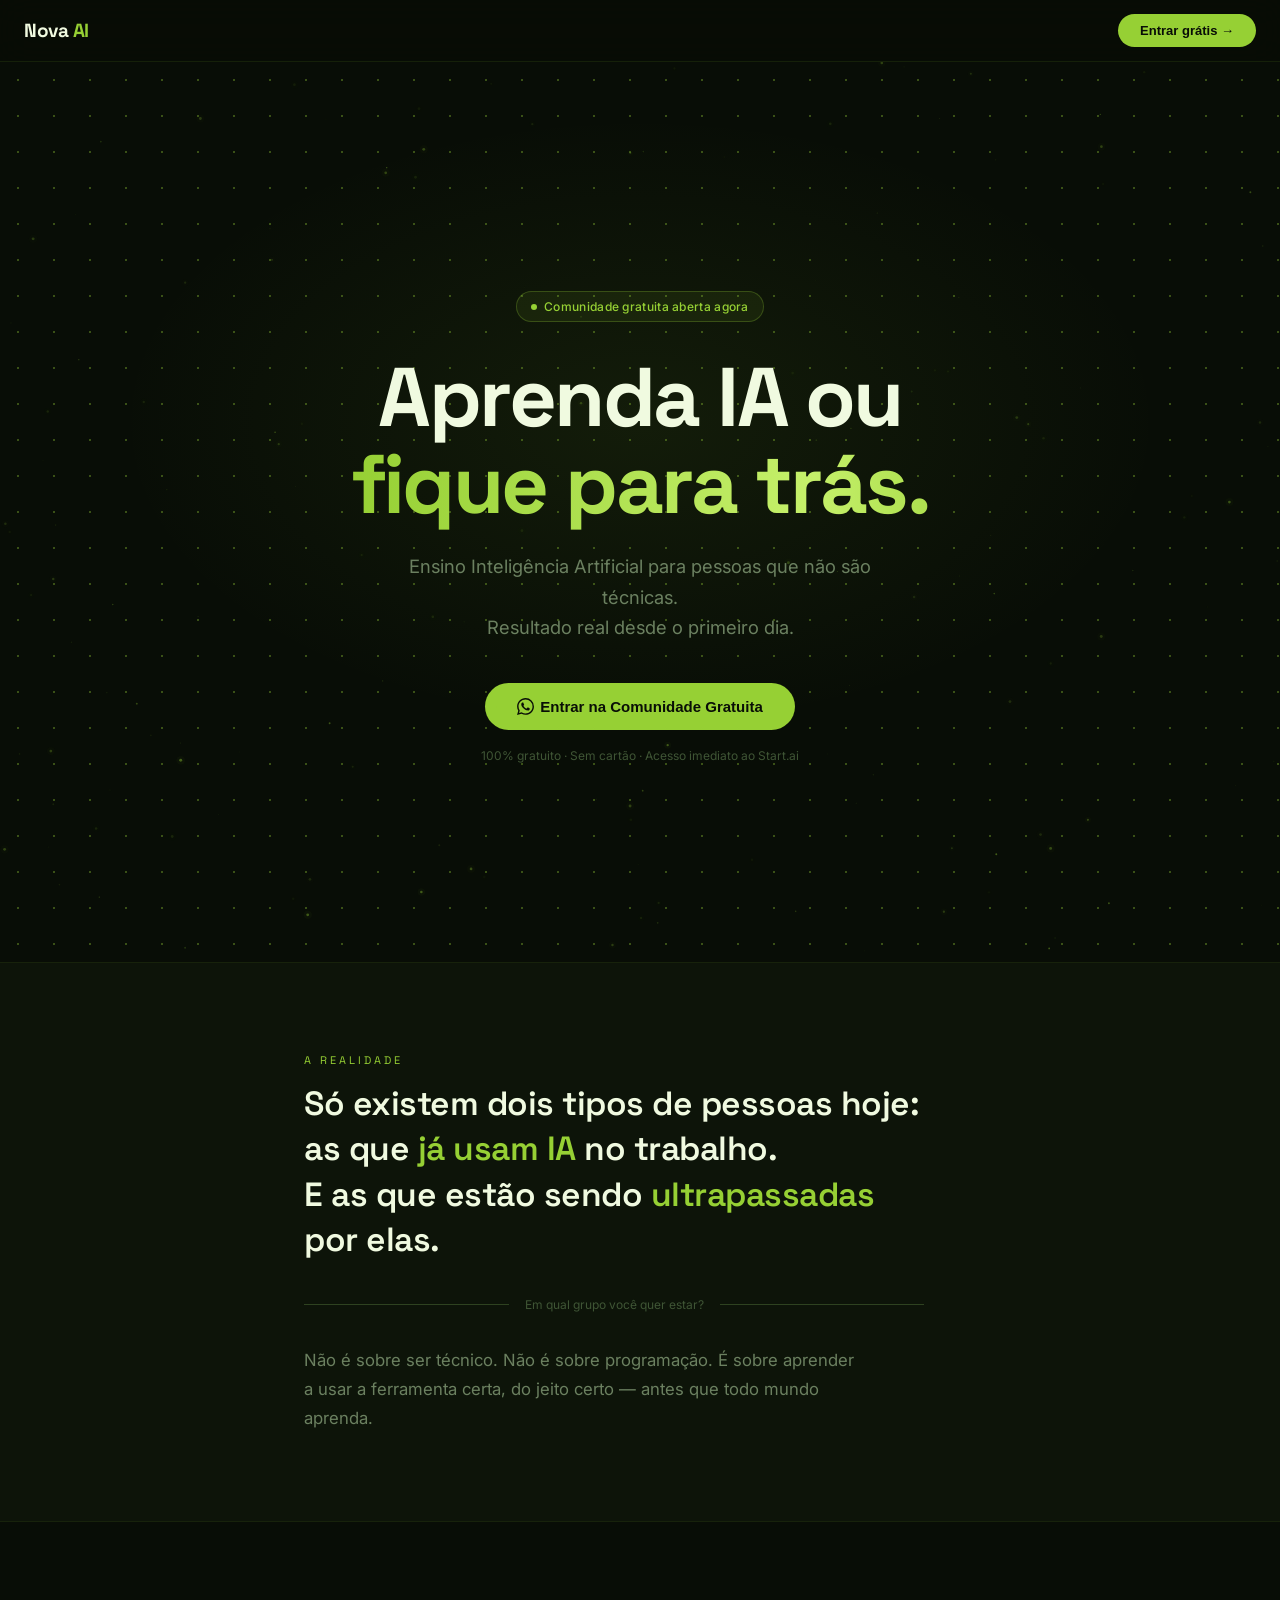
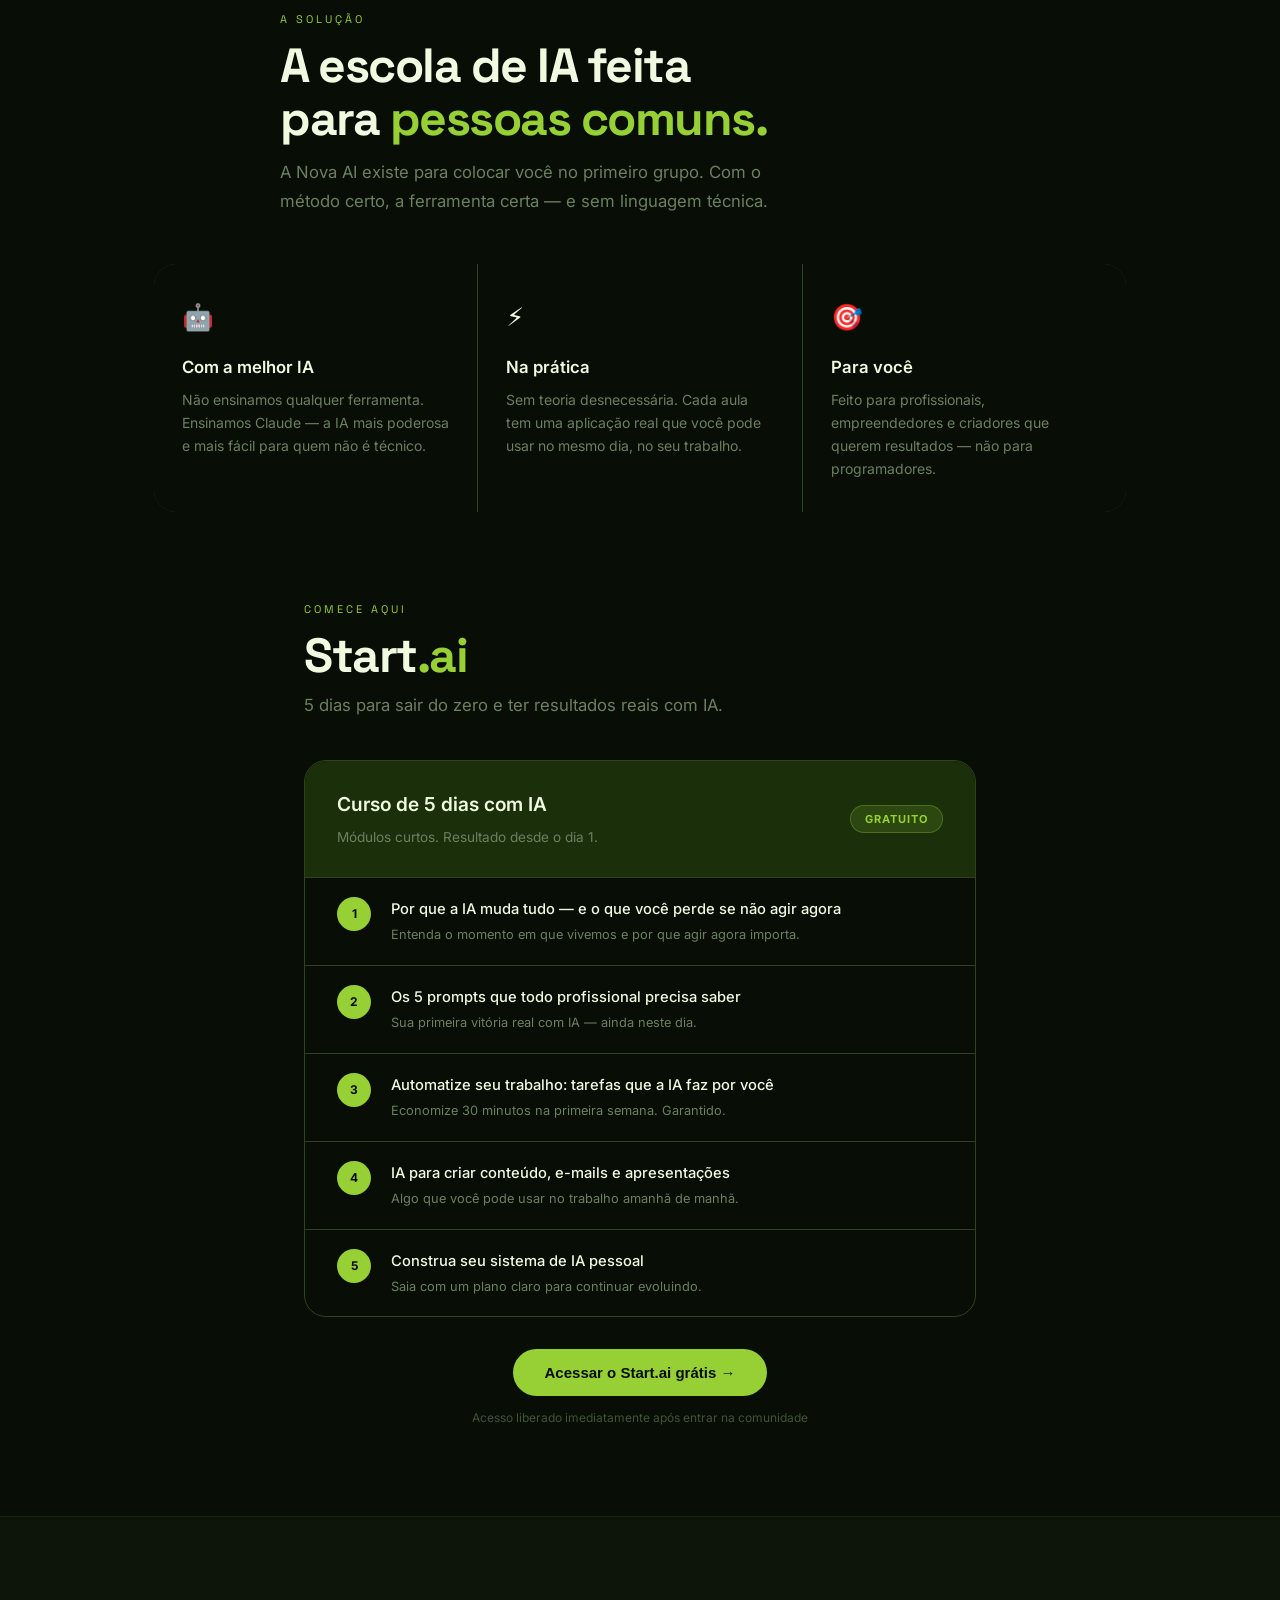
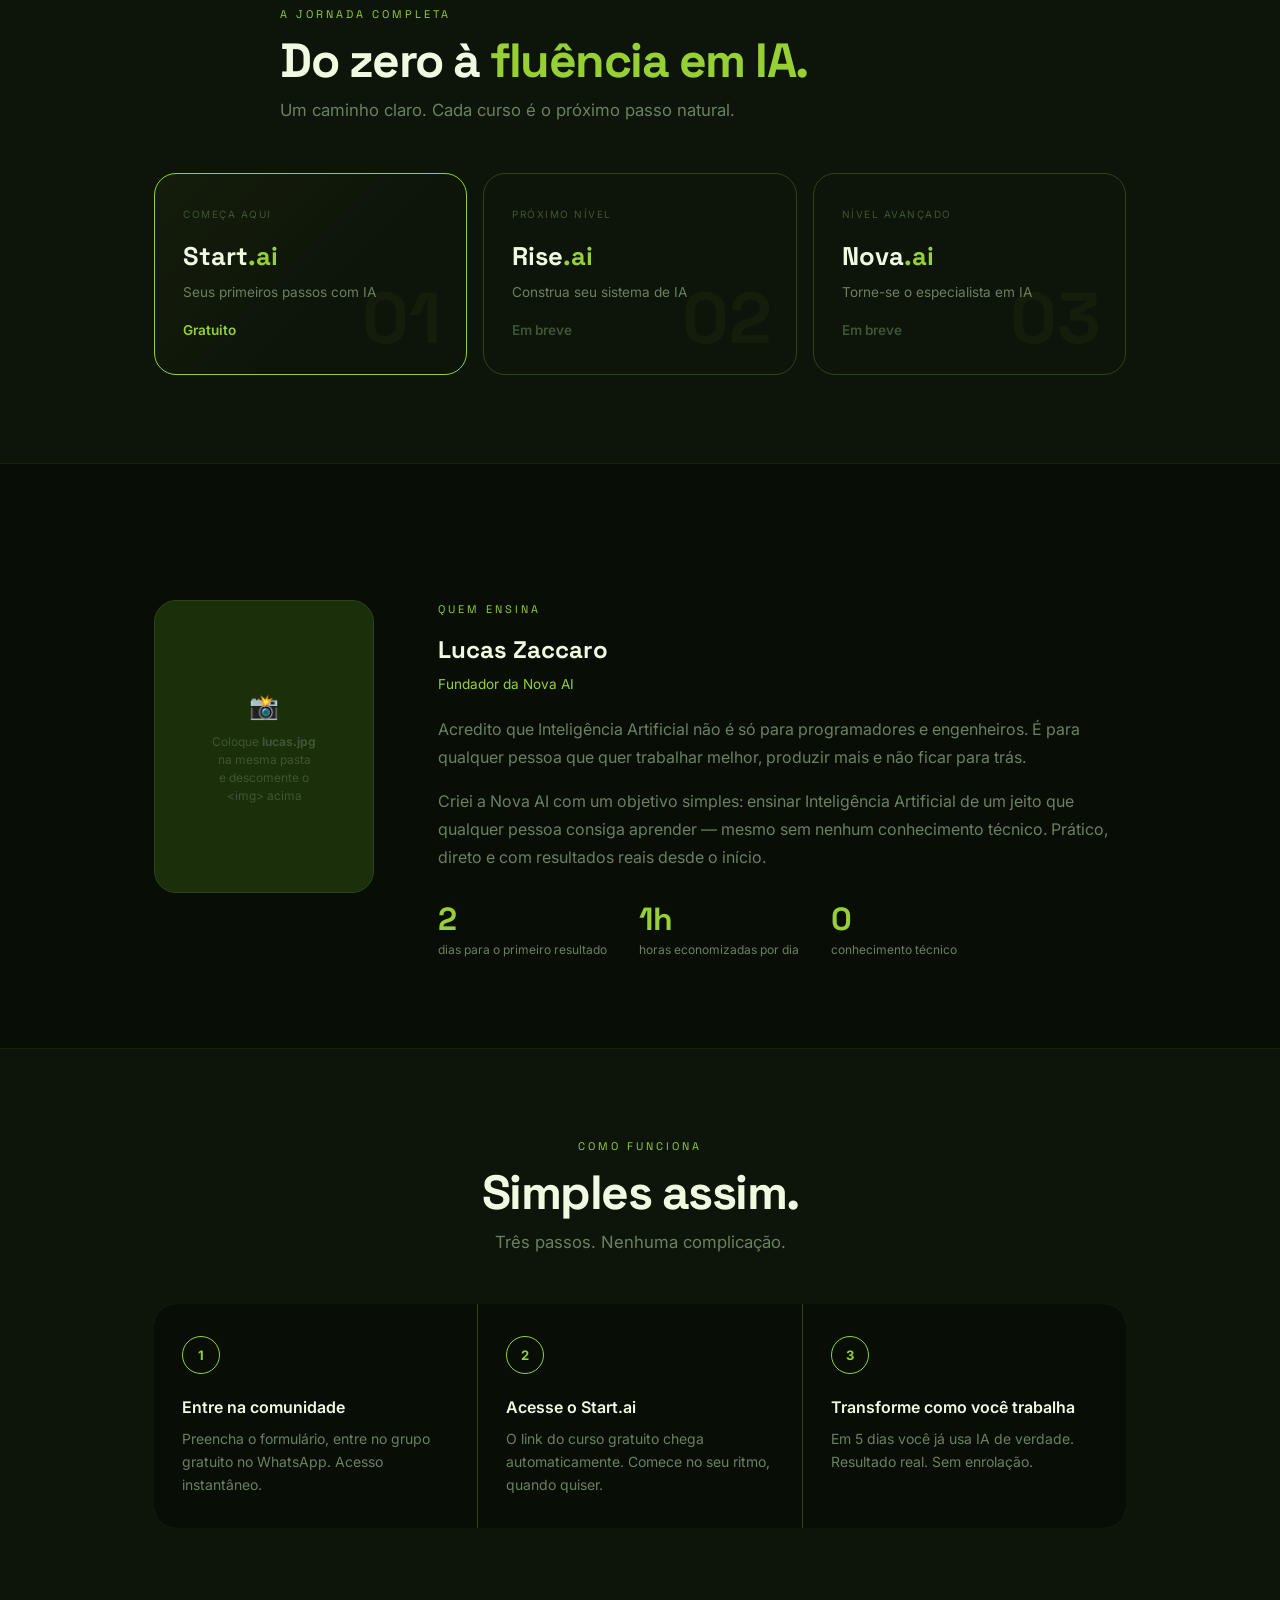
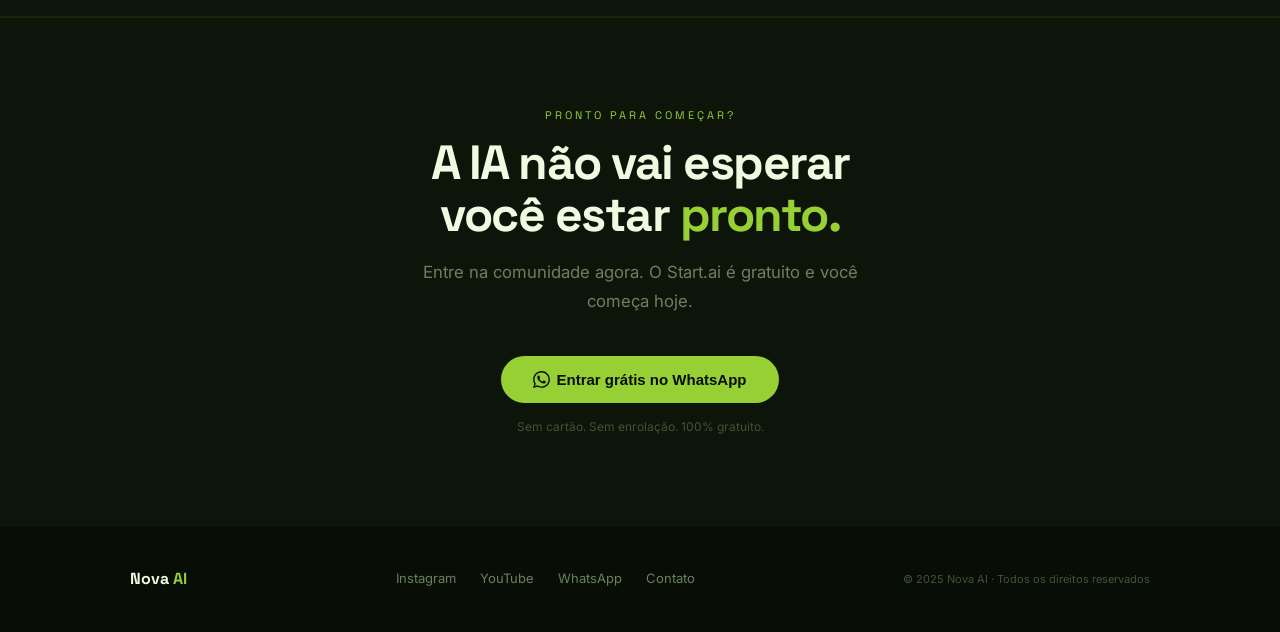
<file: landing-page.html>
<!DOCTYPE html>
<html lang="pt-BR">
<head>
  <meta charset="UTF-8">
  <meta name="viewport" content="width=device-width, initial-scale=1.0">
  <title>Nova AI — A escola de IA para pessoas, não programadores</title>
  <meta name="description" content="Aprenda Inteligência Artificial do zero com Claude. Curso gratuito Start.ai. Comunidade no WhatsApp.">
  <meta property="og:title" content="Nova AI — Aprenda IA de verdade">
  <meta property="og:description" content="Aprenda IA na prática. Economize 2h por dia. Sem precisar ser técnico.">
  <meta property="og:type" content="website">
  <link rel="preconnect" href="https://fonts.googleapis.com">
  <link href="https://fonts.googleapis.com/css2?family=Inter:wght@400;500;600;700&family=Space+Grotesk:wght@500;700&display=swap" rel="stylesheet">

  <style>
    /* ── RESET ── */
    *, *::before, *::after { box-sizing: border-box; margin: 0; padding: 0; }
    html { scroll-behavior: smooth; }

    /* ── TOKENS ── */
    :root {
      --space:      #080D06;
      --deep:       #0D1409;
      --dark-green: #1A2F0A;
      --nova:       #96D034;
      --lime:       #C5F06A;
      --white:      #F0FAE0;
      --muted:      #2E4220;
      --sub:        #6B8060;
      --dim:        #3F5535;
      --r:          14px;
      --rl:         22px;
    }

    body {
      font-family: 'Inter', system-ui, sans-serif;
      background: var(--space);
      color: var(--white);
      font-size: 16px;
      line-height: 1.65;
      -webkit-font-smoothing: antialiased;
      overflow-x: hidden;
    }

    /* ── HERO ENTRANCE ANIMATIONS (CSS-driven, no observer needed) ── */
    @keyframes heroUp {
      from { opacity: 0; transform: translateY(28px); }
      to   { opacity: 1; transform: none; }
    }
    @keyframes heroFade {
      from { opacity: 0; }
      to   { opacity: 1; }
    }
    @keyframes scanLine {
      0%   { transform: translateY(-100%); opacity: 0; }
      5%   { opacity: 1; }
      95%  { opacity: 1; }
      100% { transform: translateY(1000%); opacity: 0; }
    }
    @keyframes shimmer {
      0%   { background-position: -200% center; }
      100% { background-position:  200% center; }
    }
    @keyframes gridPulse {
      0%,100% { opacity: .03; }
      50%      { opacity: .06; }
    }

    .hero-anim-1 { animation: heroUp   .8s cubic-bezier(.22,1,.36,1)  .1s both; }
    .hero-anim-2 { animation: heroUp   .8s cubic-bezier(.22,1,.36,1)  .35s both; }
    .hero-anim-3 { animation: heroUp   .8s cubic-bezier(.22,1,.36,1)  .55s both; }
    .hero-anim-4 { animation: heroUp   .8s cubic-bezier(.22,1,.36,1)  .75s both; }
    .hero-anim-5 { animation: heroFade .9s ease                        .95s both; }

    /* ── SCROLL REVEAL (below-fold only) ── */
    .reveal {
      opacity: 0;
      transform: translateY(32px);
      transition: opacity 0.65s cubic-bezier(.22,1,.36,1),
                  transform 0.65s cubic-bezier(.22,1,.36,1);
    }
    .reveal.visible { opacity: 1; transform: none; }
    .reveal-d1 { transition-delay: .1s; }
    .reveal-d2 { transition-delay: .2s; }
    .reveal-d3 { transition-delay: .3s; }
    .reveal-d4 { transition-delay: .4s; }
    .reveal-d5 { transition-delay: .5s; }

    @media (prefers-reduced-motion: reduce) {
      .reveal, .hero-anim-1, .hero-anim-2, .hero-anim-3, .hero-anim-4, .hero-anim-5
        { opacity: 1; transform: none; animation: none; transition: none; }
    }

    /* ── LAYOUT ── */
    .container     { max-width: 720px;  margin: 0 auto; padding: 0 1.5rem; }
    .container-lg  { max-width: 1020px; margin: 0 auto; padding: 0 1.5rem; }
    section        { padding: 5.5rem 0; }

    /* ── TYPE ── */
    .eyebrow {
      font-family: 'Space Grotesk', sans-serif;
      font-size: 11px; letter-spacing: 3px; text-transform: uppercase;
      color: var(--nova); margin-bottom: .75rem;
    }
    h1 {
      font-family: 'Space Grotesk', sans-serif;
      font-size: clamp(2.8rem, 9vw, 5.2rem);
      font-weight: 700; line-height: 1.04;
      letter-spacing: -2.5px;
    }
    h2 {
      font-family: 'Space Grotesk', sans-serif;
      font-size: clamp(2rem, 5.5vw, 3rem);
      font-weight: 700; line-height: 1.1;
      letter-spacing: -1.5px;
    }
    h3 { font-size: 1.05rem; font-weight: 600; margin-bottom: .35rem; }
    .sub { font-size: 1.05rem; color: var(--sub); line-height: 1.72; }
    .green { color: var(--nova); }

    /* ── NAV ── */
    nav {
      position: sticky; top: 0; z-index: 200;
      background: rgba(8,13,6,.88);
      backdrop-filter: blur(16px);
      border-bottom: 1px solid rgba(150,208,52,.1);
      padding: .875rem 1.5rem;
      display: flex; align-items: center; justify-content: space-between;
      transition: box-shadow .3s;
    }
    nav.scrolled { box-shadow: 0 4px 24px rgba(0,0,0,.4); }
    .nav-logo {
      font-family: 'Space Grotesk', sans-serif;
      font-size: 19px; font-weight: 700;
      color: var(--white); text-decoration: none; letter-spacing: -.5px;
    }
    .nav-logo span { color: var(--nova); }
    .btn-cta {
      background: var(--nova); color: var(--space);
      border: none; border-radius: 50px;
      padding: 9px 22px; font-size: 13px; font-weight: 700;
      cursor: pointer; text-decoration: none;
      transition: transform .15s, box-shadow .2s;
      display: inline-flex; align-items: center; gap: 6px;
    }
    .btn-cta:hover {
      transform: translateY(-1px);
      box-shadow: 0 6px 20px rgba(150,208,52,.3);
    }
    .btn-cta.large {
      padding: 15px 32px; font-size: 15px;
    }
    .btn-cta.pulse {
      animation: pulse-glow 2.4s ease-in-out infinite;
    }
    @keyframes pulse-glow {
      0%,100% { box-shadow: 0 0 0 0 rgba(150,208,52,.4); }
      50%      { box-shadow: 0 0 0 14px rgba(150,208,52,0); }
    }

    /* ── HERO ── */
    .hero {
      position: relative; min-height: 100svh;
      display: flex; flex-direction: column;
      justify-content: center; align-items: center;
      text-align: center; padding: 7rem 1.5rem 5rem;
      overflow: hidden;
    }
    #hero-canvas {
      position: absolute; inset: 0;
      width: 100%; height: 100%;
      pointer-events: none;
    }
    /* Subtle dot-grid background */
    .hero-grid {
      position: absolute; inset: 0; pointer-events: none;
      background-image: radial-gradient(circle, rgba(150,208,52,.35) 1px, transparent 1px);
      background-size: 36px 36px;
      animation: gridPulse 5s ease-in-out infinite;
    }
    .hero-glow {
      position: absolute; inset: 0;
      background: radial-gradient(ellipse 60% 50% at 50% 40%, rgba(150,208,52,.08) 0%, transparent 68%);
      pointer-events: none;
    }
    /* Scan line that sweeps down once on load */
    .hero-scan {
      position: absolute; left: 0; right: 0; top: 0;
      height: 2px;
      background: linear-gradient(90deg, transparent, var(--nova), transparent);
      pointer-events: none;
      animation: scanLine 2.2s cubic-bezier(.4,0,.6,1) .2s both;
    }
    .hero-badge {
      display: inline-flex; align-items: center; gap: 7px;
      background: rgba(150,208,52,.08);
      border: 1px solid rgba(150,208,52,.25);
      border-radius: 50px; padding: 5px 14px;
      font-size: 12px; font-weight: 500; color: var(--nova);
      margin-bottom: 2rem; letter-spacing: .3px;
      animation: badge-float 4s ease-in-out 1.2s infinite;
    }
    @keyframes badge-float {
      0%,100% { transform: translateY(0); }
      50%      { transform: translateY(-4px); }
    }
    .badge-dot {
      width: 6px; height: 6px; border-radius: 50%;
      background: var(--nova);
      animation: blink 1.6s ease-in-out infinite;
    }
    @keyframes blink { 0%,100% { opacity: 1; } 50% { opacity: .3; } }
    .hero h1 { margin-bottom: 1.5rem; position: relative; }
    /* Shimmer highlight on the green word */
    .hero h1 .green {
      background: linear-gradient(90deg, var(--nova) 0%, var(--lime) 40%, var(--nova) 60%, var(--nova) 100%);
      background-size: 200% auto;
      -webkit-background-clip: text; -webkit-text-fill-color: transparent;
      background-clip: text;
      animation: shimmer 3.5s linear 1.8s infinite;
    }
    .hero-sub { font-size: clamp(1rem, 2.4vw, 1.15rem); color: var(--sub); max-width: 500px; margin-bottom: 2.5rem; }
    .hero-note { font-size: 12px; color: var(--dim); margin-top: 1rem; }

    /* ── PAIN ── */
    .pain { background: var(--deep); border-top: 1px solid rgba(150,208,52,.07); border-bottom: 1px solid rgba(150,208,52,.07); }
    .pain-quote {
      font-family: 'Space Grotesk', sans-serif;
      font-size: clamp(1.4rem, 4vw, 2.1rem);
      font-weight: 600; line-height: 1.35;
      letter-spacing: -.5px; max-width: 620px; margin-bottom: 2rem;
    }
    .pain-quote em { color: var(--nova); font-style: normal; }
    .rule {
      display: flex; align-items: center; gap: 1rem;
      font-size: 12px; color: var(--dim); margin: 2rem 0;
      max-width: 620px;
    }
    .rule::before, .rule::after { content: ''; flex: 1; height: 1px; background: var(--muted); }

    /* ── PILLARS ── */
    .pillars {
      display: grid; grid-template-columns: repeat(3,1fr);
      gap: 1px; background: var(--muted);
      border-radius: var(--rl); overflow: hidden;
      margin-top: 3rem;
    }
    .pillar { background: var(--space); padding: 2rem 1.75rem; }
    .pillar-icon { font-size: 1.6rem; margin-bottom: 1rem; }
    .pillar p { font-size: .875rem; color: var(--sub); line-height: 1.65; margin-top: .4rem; }

    /* ── START.AI ── */
    .course-card {
      border: 1px solid var(--muted);
      border-radius: var(--rl); overflow: hidden;
      margin-top: 2.5rem;
    }
    .course-head {
      background: var(--dark-green);
      padding: 1.75rem 2rem;
      display: flex; align-items: center; justify-content: space-between; flex-wrap: wrap; gap: 1rem;
    }
    .badge-free {
      background: rgba(150,208,52,.15);
      border: 1px solid rgba(150,208,52,.3);
      color: var(--nova); border-radius: 50px;
      padding: 4px 14px; font-size: 11px; font-weight: 700; letter-spacing: 1px;
    }
    .modules { border-top: 1px solid var(--muted); }
    .module {
      display: flex; align-items: flex-start; gap: 1.25rem;
      padding: 1.2rem 2rem; border-bottom: 1px solid var(--muted);
      transition: background .2s;
    }
    .module:last-child { border-bottom: none; }
    .module:hover { background: rgba(150,208,52,.03); }
    .day-num {
      flex-shrink: 0; width: 34px; height: 34px;
      border-radius: 50%; background: var(--nova);
      display: flex; align-items: center; justify-content: center;
      font-size: 12px; font-weight: 700; color: var(--space);
    }
    .mod-title { font-size: .92rem; font-weight: 500; margin-bottom: .2rem; }
    .mod-sub   { font-size: .8rem; color: var(--sub); }

    /* ── LADDER ── */
    .ladder { display: grid; grid-template-columns: repeat(3,1fr); gap: 1rem; margin-top: 3rem; }
    .lcard {
      border: 1px solid var(--muted); border-radius: var(--rl);
      padding: 2rem 1.75rem; position: relative; overflow: hidden;
      transition: border-color .25s, transform .25s;
    }
    .lcard:hover { border-color: rgba(150,208,52,.45); transform: translateY(-3px); }
    .lcard.active { border-color: var(--nova); background: linear-gradient(135deg, rgba(150,208,52,.05), transparent 60%); }
    .lcard-tier { font-size: 10px; letter-spacing: 1.5px; text-transform: uppercase; color: var(--dim); margin-bottom: .75rem; }
    .lcard-name { font-family: 'Space Grotesk', sans-serif; font-size: 1.6rem; font-weight: 700; margin-bottom: .25rem; }
    .lcard-line { font-size: .85rem; color: var(--sub); margin-bottom: 1rem; }
    .lcard-price { font-size: .85rem; font-weight: 600; }
    .lcard-price.free { color: var(--nova); }
    .lcard-price.soon { color: var(--dim); }
    .lcard-num {
      position: absolute; bottom: 1.25rem; right: 1.5rem;
      font-family: 'Space Grotesk', sans-serif;
      font-size: 4.5rem; font-weight: 700;
      color: rgba(150,208,52,.05); line-height: 1; pointer-events: none;
    }

    /* ── ABOUT ── */
    .about-grid {
      display: grid; grid-template-columns: 220px 1fr;
      gap: 4rem; align-items: start; margin-top: 3rem;
    }
    .about-photo {
      width: 100%; aspect-ratio: 3/4; border-radius: var(--rl);
      overflow: hidden; border: 1px solid var(--muted);
      background: var(--dark-green);
      display: flex; align-items: center; justify-content: center;
      color: var(--dim); font-size: .8rem; text-align: center; padding: 1rem;
    }
    .about-photo img { width: 100%; height: 100%; object-fit: cover; display: block; border-radius: var(--rl); }
    .about-name { font-family: 'Space Grotesk', sans-serif; font-size: 1.5rem; font-weight: 700; margin-bottom: .2rem; }
    .about-role { font-size: .85rem; color: var(--nova); margin-bottom: 1.25rem; }
    .about-text { color: var(--sub); line-height: 1.75; }
    .stats { display: flex; gap: 2rem; margin-top: 2rem; }
    .stat-n { font-family: 'Space Grotesk', sans-serif; font-size: 2rem; font-weight: 700; color: var(--nova); line-height: 1; }
    .stat-l { font-size: .75rem; color: var(--sub); margin-top: .3rem; }

    /* ── HOW ── */
    .steps {
      display: grid; grid-template-columns: repeat(3,1fr);
      gap: 1px; background: var(--muted);
      border-radius: var(--rl); overflow: hidden; margin-top: 3rem;
    }
    .step { background: var(--space); padding: 2rem 1.75rem; }
    .step-n {
      width: 38px; height: 38px; border-radius: 50%;
      border: 1px solid var(--nova);
      display: flex; align-items: center; justify-content: center;
      font-size: 13px; font-weight: 700; color: var(--nova);
      margin-bottom: 1.25rem;
    }
    .step h3 { font-size: 1rem; }
    .step p { font-size: .875rem; color: var(--sub); line-height: 1.65; margin-top: .4rem; }

    /* ── FINAL CTA ── */
    .final { background: var(--deep); border-top: 1px solid rgba(150,208,52,.1); text-align: center; }
    .final h2 { max-width: 540px; margin: 0 auto 1rem; }
    .final .sub { max-width: 440px; margin: 0 auto 2.5rem; }
    .final-note { font-size: 12px; color: var(--dim); margin-top: .875rem; }

    /* ── FOOTER ── */
    footer {
      padding: 2.5rem 1.5rem;
      border-top: 1px solid rgba(150,208,52,.08);
    }
    .footer-inner {
      max-width: 1020px; margin: 0 auto;
      display: flex; align-items: center; justify-content: space-between; flex-wrap: wrap; gap: 1.25rem;
    }
    .footer-logo { font-family: 'Space Grotesk', sans-serif; font-size: 16px; font-weight: 700; color: var(--white); text-decoration: none; }
    .footer-logo span { color: var(--nova); }
    .footer-links { display: flex; gap: 1.5rem; }
    .footer-links a { font-size: 13px; color: var(--sub); text-decoration: none; transition: color .15s; }
    .footer-links a:hover { color: var(--nova); }
    .footer-copy { font-size: 11px; color: var(--dim); }

    /* ── MODAL ── */
    .modal-overlay {
      position: fixed; inset: 0; z-index: 500;
      background: rgba(0,0,0,.75);
      backdrop-filter: blur(8px);
      display: flex; align-items: center; justify-content: center;
      padding: 1.5rem;
      opacity: 0; pointer-events: none;
      transition: opacity .25s;
    }
    .modal-overlay.open { opacity: 1; pointer-events: all; }
    .modal {
      background: var(--deep); border: 1px solid var(--muted);
      border-radius: var(--rl); padding: 2.5rem;
      width: 100%; max-width: 420px;
      transform: scale(.95) translateY(16px);
      transition: transform .3s cubic-bezier(.22,1,.36,1);
    }
    .modal-overlay.open .modal { transform: scale(1) translateY(0); }
    .modal-icon { font-size: 2rem; margin-bottom: 1rem; }
    .modal h3 { font-family: 'Space Grotesk', sans-serif; font-size: 1.4rem; font-weight: 700; margin-bottom: .35rem; }
    .modal p { font-size: .875rem; color: var(--sub); margin-bottom: 1.75rem; }
    .form-field { margin-bottom: 1rem; }
    .form-field label { display: block; font-size: 12px; font-weight: 600; color: var(--sub); margin-bottom: .4rem; letter-spacing: .4px; }
    .form-field input {
      width: 100%; background: rgba(255,255,255,.04);
      border: 1px solid var(--muted); border-radius: 10px;
      padding: 11px 14px; font-size: 14px; color: var(--white);
      outline: none; transition: border-color .2s;
      font-family: inherit;
    }
    .form-field input:focus { border-color: var(--nova); }
    .form-field input::placeholder { color: var(--dim); }
    .btn-submit {
      width: 100%; padding: 13px;
      background: var(--nova); color: var(--space);
      border: none; border-radius: 10px;
      font-size: 14px; font-weight: 700;
      cursor: pointer; margin-top: .5rem;
      transition: opacity .15s, transform .15s;
      font-family: inherit;
    }
    .btn-submit:hover { opacity: .9; transform: translateY(-1px); }
    .btn-submit:disabled { opacity: .5; cursor: not-allowed; }
    .modal-close {
      position: absolute; top: 1.25rem; right: 1.25rem;
      background: none; border: none; color: var(--sub);
      font-size: 1.1rem; cursor: pointer; padding: .25rem;
    }
    .modal-close:hover { color: var(--white); }
    .modal-note { font-size: 11px; color: var(--dim); text-align: center; margin-top: .875rem; }
    .modal-success { text-align: center; }
    .modal-success .success-icon { font-size: 2.5rem; margin-bottom: .75rem; }
    .modal-success h3 { margin-bottom: .5rem; }
    .modal-success p { margin-bottom: 0; }

    /* ── RESPONSIVE ── */
    @media (max-width: 700px) {
      .pillars { grid-template-columns: 1fr; }
      .ladder  { grid-template-columns: 1fr; }
      .steps   { grid-template-columns: 1fr; }
      .about-grid { grid-template-columns: 1fr; gap: 2rem; }
      .about-photo { aspect-ratio: 1 / 1; width: 140px; }
      .module { padding: 1rem 1.25rem; }
      .course-head { flex-direction: column; }
      h1 { letter-spacing: -1.5px; }
      .stats { gap: 1.5rem; }
      .footer-inner { flex-direction: column; text-align: center; }
      .footer-links { flex-wrap: wrap; justify-content: center; }
    }
  </style>
</head>

<body>

  <!-- ── NAV ── -->
  <nav id="navbar">
    <a class="nav-logo" href="#">Nova <span>AI</span></a>
    <button class="btn-cta" onclick="openModal()">Entrar grátis →</button>
  </nav>

  <!-- ── HERO ── -->
  <section class="hero">
    <canvas id="hero-canvas"></canvas>
    <div class="hero-grid"></div>
    <div class="hero-glow"></div>
    <div class="hero-scan"></div>

    <div class="hero-badge hero-anim-1">
      <span class="badge-dot"></span>
      Comunidade gratuita aberta agora
    </div>

    <h1 class="hero-anim-2">
      Aprenda IA ou<br><span class="green">fique para trás.</span>
    </h1>

    <p class="hero-sub hero-anim-3">
      Ensino Inteligência Artificial para pessoas que não são técnicas.<br>
      Resultado real desde o primeiro dia.
    </p>

    <button class="btn-cta large pulse hero-anim-4" onclick="openModal()">
      <svg width="17" height="17" viewBox="0 0 24 24" fill="currentColor"><path d="M17.472 14.382c-.297-.149-1.758-.867-2.03-.967-.273-.099-.471-.148-.67.15-.197.297-.767.966-.94 1.164-.173.199-.347.223-.644.075-.297-.15-1.255-.463-2.39-1.475-.883-.788-1.48-1.761-1.653-2.059-.173-.297-.018-.458.13-.606.134-.133.298-.347.446-.52.149-.174.198-.298.298-.497.099-.198.05-.371-.025-.52-.075-.149-.669-1.612-.916-2.207-.242-.579-.487-.5-.669-.51-.173-.008-.371-.01-.57-.01-.198 0-.52.074-.792.372-.272.297-1.04 1.016-1.04 2.479 0 1.462 1.065 2.875 1.213 3.074.149.198 2.096 3.2 5.077 4.487.709.306 1.262.489 1.694.625.712.227 1.36.195 1.871.118.571-.085 1.758-.719 2.006-1.413.248-.694.248-1.289.173-1.413-.074-.124-.272-.198-.57-.347m-5.421 7.403h-.004a9.87 9.87 0 01-5.031-1.378l-.361-.214-3.741.982.998-3.648-.235-.374a9.86 9.86 0 01-1.51-5.26c.001-5.45 4.436-9.884 9.888-9.884 2.64 0 5.122 1.03 6.988 2.898a9.825 9.825 0 012.893 6.994c-.003 5.45-4.437 9.884-9.885 9.884m8.413-18.297A11.815 11.815 0 0012.05 0C5.495 0 .16 5.335.157 11.892c0 2.096.547 4.142 1.588 5.945L.057 24l6.305-1.654a11.882 11.882 0 005.683 1.448h.005c6.554 0 11.89-5.335 11.893-11.893a11.821 11.821 0 00-3.48-8.413z"/></svg>
      Entrar na Comunidade Gratuita
    </button>

    <p class="hero-note hero-anim-5">100% gratuito · Sem cartão · Acesso imediato ao Start.ai</p>
  </section>

  <!-- ── PAIN ── -->
  <section class="pain">
    <div class="container">
      <p class="eyebrow reveal">A realidade</p>
      <p class="pain-quote reveal reveal-d1">
        Só existem dois tipos de pessoas hoje:<br>
        as que <em>já usam IA</em> no trabalho.<br>
        E as que estão sendo <em>ultrapassadas</em> por elas.
      </p>
      <div class="rule reveal reveal-d2">Em qual grupo você quer estar?</div>
      <p class="sub reveal reveal-d3" style="max-width:560px">
        Não é sobre ser técnico. Não é sobre programação. É sobre aprender a usar a ferramenta certa, do jeito certo — antes que todo mundo aprenda.
      </p>
    </div>
  </section>

  <!-- ── SOLUTION ── -->
  <section>
    <div class="container-lg">
      <div class="container" style="padding:0">
        <p class="eyebrow reveal">A solução</p>
        <h2 class="reveal reveal-d1">A escola de IA feita<br>para <span class="green">pessoas comuns.</span></h2>
        <p class="sub reveal reveal-d2" style="max-width:520px;margin-top:.75rem">A Nova AI existe para colocar você no primeiro grupo. Com o método certo, a ferramenta certa — e sem linguagem técnica.</p>
      </div>
      <div class="pillars" style="margin-top:3rem">
        <div class="pillar reveal">
          <div class="pillar-icon">🤖</div>
          <h3>Com a melhor IA</h3>
          <p>Não ensinamos qualquer ferramenta. Ensinamos Claude — a IA mais poderosa e mais fácil para quem não é técnico.</p>
        </div>
        <div class="pillar reveal reveal-d2">
          <div class="pillar-icon">⚡</div>
          <h3>Na prática</h3>
          <p>Sem teoria desnecessária. Cada aula tem uma aplicação real que você pode usar no mesmo dia, no seu trabalho.</p>
        </div>
        <div class="pillar reveal reveal-d3">
          <div class="pillar-icon">🎯</div>
          <h3>Para você</h3>
          <p>Feito para profissionais, empreendedores e criadores que querem resultados — não para programadores.</p>
        </div>
      </div>
    </div>
  </section>

  <!-- ── START.AI ── -->
  <section style="padding-top:0">
    <div class="container">
      <p class="eyebrow reveal">Comece aqui</p>
      <h2 class="reveal reveal-d1">Start<span class="green">.ai</span></h2>
      <p class="sub reveal reveal-d2" style="margin-top:.5rem">5 dias para sair do zero e ter resultados reais com IA.</p>

      <div class="course-card reveal reveal-d2">
        <div class="course-head">
          <div>
            <h3 style="font-size:1.2rem">Curso de 5 dias com IA</h3>
            <p style="font-size:.85rem;color:var(--sub);margin-top:.2rem">Módulos curtos. Resultado desde o dia 1.</p>
          </div>
          <span class="badge-free">GRATUITO</span>
        </div>
        <div class="modules">
          <div class="module reveal"><div class="day-num">1</div><div><p class="mod-title">Por que a IA muda tudo — e o que você perde se não agir agora</p><p class="mod-sub">Entenda o momento em que vivemos e por que agir agora importa.</p></div></div>
          <div class="module reveal reveal-d1"><div class="day-num">2</div><div><p class="mod-title">Os 5 prompts que todo profissional precisa saber</p><p class="mod-sub">Sua primeira vitória real com IA — ainda neste dia.</p></div></div>
          <div class="module reveal reveal-d2"><div class="day-num">3</div><div><p class="mod-title">Automatize seu trabalho: tarefas que a IA faz por você</p><p class="mod-sub">Economize 30 minutos na primeira semana. Garantido.</p></div></div>
          <div class="module reveal reveal-d3"><div class="day-num">4</div><div><p class="mod-title">IA para criar conteúdo, e-mails e apresentações</p><p class="mod-sub">Algo que você pode usar no trabalho amanhã de manhã.</p></div></div>
          <div class="module reveal reveal-d4"><div class="day-num">5</div><div><p class="mod-title">Construa seu sistema de IA pessoal</p><p class="mod-sub">Saia com um plano claro para continuar evoluindo.</p></div></div>
        </div>
      </div>

      <div style="text-align:center;margin-top:2rem">
        <button class="btn-cta large reveal" onclick="openModal()">Acessar o Start.ai grátis →</button>
        <p class="hero-note reveal reveal-d1" style="margin-top:.75rem">Acesso liberado imediatamente após entrar na comunidade</p>
      </div>
    </div>
  </section>

  <!-- ── LADDER ── -->
  <section style="background:var(--deep);border-top:1px solid rgba(150,208,52,.07);border-bottom:1px solid rgba(150,208,52,.07)">
    <div class="container-lg">
      <div class="container" style="padding:0">
        <p class="eyebrow reveal">A jornada completa</p>
        <h2 class="reveal reveal-d1">Do zero à <span class="green">fluência em IA.</span></h2>
        <p class="sub reveal reveal-d2" style="margin-top:.5rem">Um caminho claro. Cada curso é o próximo passo natural.</p>
      </div>
      <div class="ladder">
        <div class="lcard active reveal">
          <p class="lcard-tier">Começa aqui</p>
          <p class="lcard-name">Start<span class="green">.ai</span></p>
          <p class="lcard-line">Seus primeiros passos com IA</p>
          <p class="lcard-price free">Gratuito</p>
          <span class="lcard-num">01</span>
        </div>
        <div class="lcard reveal reveal-d2">
          <p class="lcard-tier">Próximo nível</p>
          <p class="lcard-name">Rise<span class="green">.ai</span></p>
          <p class="lcard-line">Construa seu sistema de IA</p>
          <p class="lcard-price soon">Em breve</p>
          <span class="lcard-num">02</span>
        </div>
        <div class="lcard reveal reveal-d3">
          <p class="lcard-tier">Nível avançado</p>
          <p class="lcard-name">Nova<span class="green">.ai</span></p>
          <p class="lcard-line">Torne-se o especialista em IA</p>
          <p class="lcard-price soon">Em breve</p>
          <span class="lcard-num">03</span>
        </div>
      </div>
    </div>
  </section>

  <!-- ── ABOUT ── -->
  <section>
    <div class="container-lg">
      <div class="about-grid">
        <div class="about-photo reveal">
          <!--
            FOTO: coloque o arquivo da sua foto (lucas.jpg) na mesma pasta
            que este HTML e descomente a linha abaixo:
          -->
          <!-- <img src="lucas.jpg" alt="Lucas Zaccaro"> -->
          <div style="text-align:center">
            <p style="font-size:1.5rem;margin-bottom:.4rem">📸</p>
            <p style="font-size:.75rem;line-height:1.5">Coloque <strong>lucas.jpg</strong><br>na mesma pasta<br>e descomente o<br>&lt;img&gt; acima</p>
          </div>
        </div>
        <div>
          <p class="eyebrow reveal">Quem ensina</p>
          <p class="about-name reveal reveal-d1">Lucas Zaccaro</p>
          <p class="about-role reveal reveal-d1">Fundador da Nova AI</p>
          <p class="about-text reveal reveal-d2">
            Acredito que Inteligência Artificial não é só para programadores e engenheiros. É para qualquer pessoa que quer trabalhar melhor, produzir mais e não ficar para trás.
          </p>
          <p class="about-text reveal reveal-d3" style="margin-top:1rem">
            Criei a Nova AI com um objetivo simples: ensinar Inteligência Artificial de um jeito que qualquer pessoa consiga aprender — mesmo sem nenhum conhecimento técnico. Prático, direto e com resultados reais desde o início.
          </p>
          <div class="stats">
            <div class="reveal reveal-d1">
              <p class="stat-n" data-count="5">0</p>
              <p class="stat-l">dias para o primeiro resultado</p>
            </div>
            <div class="reveal reveal-d2">
              <p class="stat-n" data-count="2">0</p>
              <p class="stat-l" style="white-space:nowrap">horas economizadas por dia</p>
            </div>
            <div class="reveal reveal-d3">
              <p class="stat-n" data-count="0">0</p>
              <p class="stat-l">conhecimento técnico</p>
            </div>
          </div>
        </div>
      </div>
    </div>
  </section>

  <!-- ── HOW ── -->
  <section style="background:var(--deep);border-top:1px solid rgba(150,208,52,.07);border-bottom:1px solid rgba(150,208,52,.07)">
    <div class="container-lg">
      <div class="container" style="padding:0;text-align:center">
        <p class="eyebrow reveal">Como funciona</p>
        <h2 class="reveal reveal-d1">Simples assim.</h2>
        <p class="sub reveal reveal-d2" style="max-width:420px;margin:.5rem auto 0">Três passos. Nenhuma complicação.</p>
      </div>
      <div class="steps" style="margin-top:3rem">
        <div class="step reveal">
          <div class="step-n">1</div>
          <h3>Entre na comunidade</h3>
          <p>Preencha o formulário, entre no grupo gratuito no WhatsApp. Acesso instantâneo.</p>
        </div>
        <div class="step reveal reveal-d2">
          <div class="step-n">2</div>
          <h3>Acesse o Start.ai</h3>
          <p>O link do curso gratuito chega automaticamente. Comece no seu ritmo, quando quiser.</p>
        </div>
        <div class="step reveal reveal-d3">
          <div class="step-n">3</div>
          <h3>Transforme como você trabalha</h3>
          <p>Em 5 dias você já usa IA de verdade. Resultado real. Sem enrolação.</p>
        </div>
      </div>
    </div>
  </section>

  <!-- ── FINAL CTA ── -->
  <section class="final">
    <div class="container">
      <p class="eyebrow reveal">Pronto para começar?</p>
      <h2 class="reveal reveal-d1">A IA não vai esperar<br>você estar <span class="green">pronto.</span></h2>
      <p class="sub reveal reveal-d2">Entre na comunidade agora. O Start.ai é gratuito e você começa hoje.</p>
      <button class="btn-cta large pulse reveal reveal-d3" onclick="openModal()">
        <svg width="17" height="17" viewBox="0 0 24 24" fill="currentColor"><path d="M17.472 14.382c-.297-.149-1.758-.867-2.03-.967-.273-.099-.471-.148-.67.15-.197.297-.767.966-.94 1.164-.173.199-.347.223-.644.075-.297-.15-1.255-.463-2.39-1.475-.883-.788-1.48-1.761-1.653-2.059-.173-.297-.018-.458.13-.606.134-.133.298-.347.446-.52.149-.174.198-.298.298-.497.099-.198.05-.371-.025-.52-.075-.149-.669-1.612-.916-2.207-.242-.579-.487-.5-.669-.51-.173-.008-.371-.01-.57-.01-.198 0-.52.074-.792.372-.272.297-1.04 1.016-1.04 2.479 0 1.462 1.065 2.875 1.213 3.074.149.198 2.096 3.2 5.077 4.487.709.306 1.262.489 1.694.625.712.227 1.36.195 1.871.118.571-.085 1.758-.719 2.006-1.413.248-.694.248-1.289.173-1.413-.074-.124-.272-.198-.57-.347m-5.421 7.403h-.004a9.87 9.87 0 01-5.031-1.378l-.361-.214-3.741.982.998-3.648-.235-.374a9.86 9.86 0 01-1.51-5.26c.001-5.45 4.436-9.884 9.888-9.884 2.64 0 5.122 1.03 6.988 2.898a9.825 9.825 0 012.893 6.994c-.003 5.45-4.437 9.884-9.885 9.884m8.413-18.297A11.815 11.815 0 0012.05 0C5.495 0 .16 5.335.157 11.892c0 2.096.547 4.142 1.588 5.945L.057 24l6.305-1.654a11.882 11.882 0 005.683 1.448h.005c6.554 0 11.89-5.335 11.893-11.893a11.821 11.821 0 00-3.48-8.413z"/></svg>
        Entrar grátis no WhatsApp
      </button>
      <p class="final-note reveal reveal-d4">Sem cartão. Sem enrolação. 100% gratuito.</p>
    </div>
  </section>

  <!-- ── FOOTER ── -->
  <footer>
    <div class="footer-inner">
      <a class="footer-logo" href="#">Nova <span>AI</span></a>
      <div class="footer-links">
        <a href="https://instagram.com/lucas.zaccaro" target="_blank">Instagram</a>
        <a href="https://youtube.com/@lucaszaccaro" target="_blank">YouTube</a>
        <a href="https://chat.whatsapp.com/F5000nSwSezL2sIER5dEtN?s=cl&p=i&mlu=3" target="_blank">WhatsApp</a>
        <a href="mailto:contato@novaai.com.br">Contato</a>
      </div>
      <p class="footer-copy">© 2025 Nova AI · Todos os direitos reservados</p>
    </div>
  </footer>

  <!-- ── MODAL ── -->
  <div class="modal-overlay" id="modal" onclick="handleOverlayClick(event)">
    <div class="modal" style="position:relative">
      <button class="modal-close" onclick="closeModal()" aria-label="Fechar">✕</button>

      <!-- Form view -->
      <div id="modal-form">
        <div class="modal-icon">✨</div>
        <h3>Reservar minha vaga grátis</h3>
        <p>Preencha para entrar na comunidade e receber acesso imediato ao Start.ai.</p>
        <form onsubmit="handleSubmit(event)">
          <div class="form-field">
            <label for="f-nome">SEU NOME</label>
            <input id="f-nome" type="text" placeholder="Como posso te chamar?" required>
          </div>
          <div class="form-field">
            <label for="f-email">E-MAIL</label>
            <input id="f-email" type="email" placeholder="seu@email.com" required>
          </div>
          <div class="form-field">
            <label for="f-wpp">WHATSAPP</label>
            <input id="f-wpp" type="tel" placeholder="(11) 99999-9999" required>
          </div>
          <button type="submit" class="btn-submit" id="btn-submit">Quero entrar grátis →</button>
        </form>
        <p class="modal-note">Seus dados ficam seguros. Sem spam, nunca.</p>
      </div>

      <!-- Success view -->
      <div id="modal-success" class="modal-success" style="display:none">
        <div class="success-icon">🚀</div>
        <h3>Vaga garantida, <span id="user-nome" class="green"></span>!</h3>
        <p style="margin-bottom:1.5rem">Abrindo a comunidade no WhatsApp agora…</p>
        <div style="width:100%;height:3px;background:var(--muted);border-radius:999px;overflow:hidden">
          <div id="progress-bar" style="height:100%;background:var(--nova);width:0%;transition:width 2.2s linear;border-radius:999px"></div>
        </div>
      </div>
    </div>
  </div>

  <script>
    /* ─────────────────────────────────────────────────
       SUPABASE CONFIG
       1. Crie uma conta em supabase.com (gratuito)
       2. Crie um projeto e execute o SQL abaixo no SQL Editor:

          create table leads (
            id         uuid default gen_random_uuid() primary key,
            nome       text,
            email      text,
            whatsapp   text,
            source     text default 'landing-page',
            created_at timestamptz default now()
          );

          alter table leads enable row level security;
          create policy "insert leads" on leads for insert with check (true);

       3. Vá em Project Settings > API e copie:
          - Project URL → cole em SUPABASE_URL
          - anon public key → cole em SUPABASE_KEY
    ───────────────────────────────────────────────── */
    const SUPABASE_URL = 'https://iwdvhgqnlgxfqsqsfhmz.supabase.co';
    const SUPABASE_KEY = 'sb_publishable_tfU8VvGwJOFoi-oi-tKmgw_Gk_4cE2M';
    const WPP_LINK     = 'https://chat.whatsapp.com/F5000nSwSezL2sIER5dEtN?s=cl&p=i&mlu=3';

    async function salvarLead(nome, email, whatsapp) {
      if (!SUPABASE_URL.startsWith('https://')) return; // skip if not configured
      try {
        await fetch(`${SUPABASE_URL}/rest/v1/leads`, {
          method: 'POST',
          headers: {
            'Content-Type': 'application/json',
            'apikey': SUPABASE_KEY,
            'Authorization': `Bearer ${SUPABASE_KEY}`,
            'Prefer': 'return=minimal'
          },
          body: JSON.stringify({ nome, email, whatsapp, source: 'landing-page' })
        });
      } catch(e) {
        console.warn('Supabase:', e.message);
        // Fail silently — still redirect to WhatsApp
      }
    }

    /* ── MODAL ── */
    function openModal() {
      document.getElementById('modal').classList.add('open');
      document.body.style.overflow = 'hidden';
      document.getElementById('f-nome').focus();
    }
    function closeModal() {
      document.getElementById('modal').classList.remove('open');
      document.body.style.overflow = '';
    }
    function handleOverlayClick(e) {
      if (e.target === document.getElementById('modal')) closeModal();
    }
    document.addEventListener('keydown', e => { if (e.key === 'Escape') closeModal(); });

    async function handleSubmit(e) {
      e.preventDefault();
      const nome     = document.getElementById('f-nome').value.trim();
      const email    = document.getElementById('f-email').value.trim();
      const whatsapp = document.getElementById('f-wpp').value.trim();
      const btn      = document.getElementById('btn-submit');

      btn.disabled = true;
      btn.textContent = 'Salvando…';

      await salvarLead(nome, email, whatsapp);

      // Show success
      document.getElementById('modal-form').style.display = 'none';
      const suc = document.getElementById('modal-success');
      suc.style.display = 'block';
      document.getElementById('user-nome').textContent = nome.split(' ')[0];

      // Animate progress bar
      requestAnimationFrame(() => {
        document.getElementById('progress-bar').style.width = '100%';
      });

      // Redirect after 2.4s
      setTimeout(() => { window.open(WPP_LINK, '_blank'); closeModal(); }, 2400);
    }

    /* ── HERO CANVAS PARTICLES ── */
    (function() {
      const canvas = document.getElementById('hero-canvas');
      const ctx    = canvas.getContext('2d');
      let   W, H, particles = [];
      let   mouse = { x: null, y: null };
      const N = window.innerWidth < 600 ? 70 : 160;

      function resize() {
        const dpr = window.devicePixelRatio || 1;
        W = canvas.offsetWidth;  H = canvas.offsetHeight;
        canvas.width  = W * dpr; canvas.height = H * dpr;
        ctx.scale(dpr, dpr);
        build();
      }

      function build() {
        particles = Array.from({ length: N }, () => ({
          x: Math.random() * W, y: Math.random() * H,
          r: Math.random() * 1.2 + .3,
          vx: (Math.random() - .5) * .25,
          vy: (Math.random() - .5) * .25,
          alpha: Math.random() * .4 + .05,
          phase: Math.random() * Math.PI * 2,
          freq: Math.random() * .015 + .008
        }));
      }

      function draw() {
        ctx.clearRect(0, 0, W, H);
        particles.forEach(p => {
          p.phase += p.freq;
          p.x += p.vx; p.y += p.vy;
          if (p.x < 0) p.x = W; if (p.x > W) p.x = 0;
          if (p.y < 0) p.y = H; if (p.y > H) p.y = 0;

          // mouse repulsion
          if (mouse.x) {
            const dx = p.x - mouse.x, dy = p.y - mouse.y;
            const d  = Math.hypot(dx, dy);
            if (d < 90) { p.x += dx / d * .6; p.y += dy / d * .6; }
          }

          const a = p.alpha * (.65 + .35 * Math.sin(p.phase));
          ctx.beginPath();
          ctx.arc(p.x, p.y, p.r, 0, Math.PI * 2);
          ctx.fillStyle = `rgba(150,208,52,${a})`;
          ctx.fill();
          // Glow on larger particles
          if (p.r > 1) {
            ctx.beginPath();
            ctx.arc(p.x, p.y, p.r * 3, 0, Math.PI * 2);
            ctx.fillStyle = `rgba(150,208,52,${a * .08})`;
            ctx.fill();
          }
        });
        requestAnimationFrame(draw);
      }

      canvas.parentElement.addEventListener('mousemove', e => {
        const r = canvas.getBoundingClientRect();
        mouse.x = e.clientX - r.left; mouse.y = e.clientY - r.top;
      });
      canvas.parentElement.addEventListener('mouseleave', () => { mouse.x = null; });

      window.addEventListener('resize', resize);
      resize();
      draw();
    })();

    /* ── SCROLL REVEAL ── */
    const observer = new IntersectionObserver((entries) => {
      entries.forEach(entry => {
        if (entry.isIntersecting) {
          entry.target.classList.add('visible');
          observer.unobserve(entry.target);
        }
      });
    }, { threshold: 0.12 });
    document.querySelectorAll('.reveal').forEach(el => observer.observe(el));

    /* ── COUNTER ANIMATION ── */
    const counterObs = new IntersectionObserver((entries) => {
      entries.forEach(entry => {
        if (!entry.isIntersecting) return;
        const el    = entry.target;
        const end   = parseInt(el.dataset.count);
        const dur   = 1200;
        const start = performance.now();
        const suffix = el.nextElementSibling?.textContent.includes('hora') ? 'h' :
                       (el.nextElementSibling?.textContent.includes('conhecimento') ? '' : '');
        function step(now) {
          const pct = Math.min((now - start) / dur, 1);
          const val = Math.round(pct * end);
          el.textContent = val + suffix;
          if (pct < 1) requestAnimationFrame(step);
          else el.textContent = end + suffix;
        }
        requestAnimationFrame(step);
        counterObs.unobserve(el);
      });
    }, { threshold: .5 });
    document.querySelectorAll('[data-count]').forEach(el => counterObs.observe(el));

    /* ── NAV SCROLL STATE ── */
    window.addEventListener('scroll', () => {
      document.getElementById('navbar').classList.toggle('scrolled', window.scrollY > 60);
    }, { passive: true });
  </script>
</body>
</html>
</file>
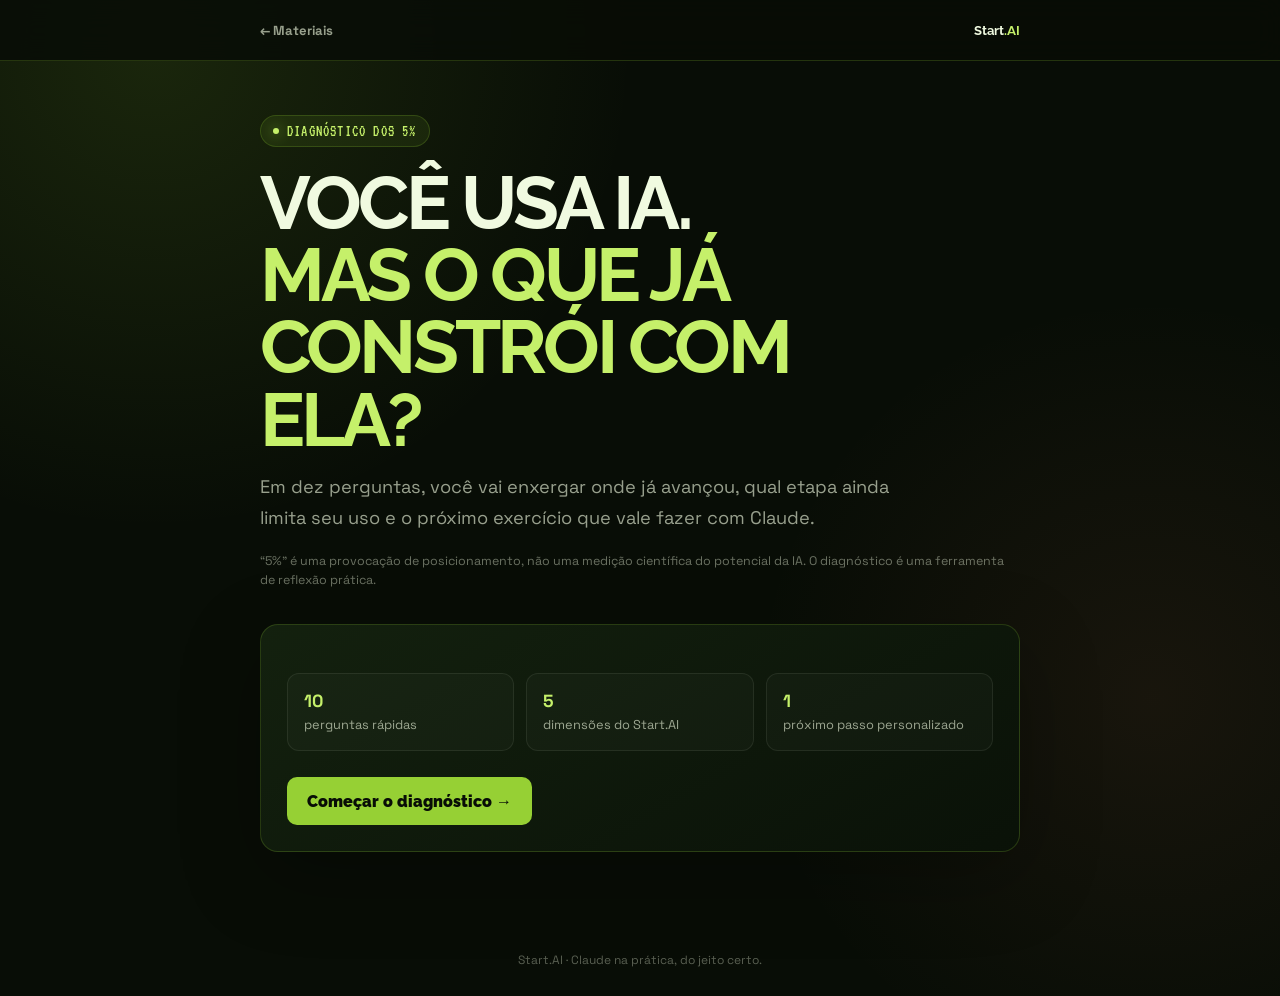
<file: materiais/diagnostico.html>
<!doctype html>
<html lang="pt-BR">
<head>
  <meta charset="utf-8">
  <meta name="viewport" content="width=device-width, initial-scale=1">
  <meta name="description" content="Descubra como você usa IA hoje e qual é o próximo passo para começar a criar com Claude.">
  <meta name="theme-color" content="#080d06">
  <title>Diagnóstico dos 5% — Start.AI</title>
  <link rel="preconnect" href="https://fonts.googleapis.com">
  <link rel="preconnect" href="https://fonts.gstatic.com" crossorigin>
  <link href="https://fonts.googleapis.com/css2?family=Raleway:wght@700;800;900&family=Space+Grotesk:wght@400;500;600;700&family=VT323&display=swap" rel="stylesheet">
  <style>
    :root {
      --ink: #080d06;
      --panel: #0f190c;
      --panel-2: #14220f;
      --white: #f0fae0;
      --muted: rgba(240, 250, 224, .62);
      --green: #96d034;
      --lime: #c5f06a;
      --coral: #d97757;
      --border: rgba(149, 208, 52, .2);
      --soft: rgba(149, 208, 52, .09);
    }

    * { box-sizing: border-box; }
    html { scroll-behavior: smooth; }
    body {
      margin: 0;
      min-height: 100dvh;
      background:
        radial-gradient(circle at 12% 5%, rgba(149, 208, 52, .13), transparent 30rem),
        radial-gradient(circle at 90% 70%, rgba(217, 119, 87, .08), transparent 25rem),
        var(--ink);
      color: var(--white);
      font-family: "Space Grotesk", system-ui, sans-serif;
      -webkit-font-smoothing: antialiased;
    }

    button, a { font: inherit; }
    button { color: inherit; }
    .shell { width: min(760px, calc(100% - 32px)); margin: 0 auto; }

    .nav {
      position: sticky;
      top: 0;
      z-index: 20;
      border-bottom: 1px solid var(--border);
      background: rgba(8, 13, 6, .88);
      backdrop-filter: blur(14px);
    }
    .nav-inner {
      min-height: 60px;
      display: flex;
      align-items: center;
      justify-content: space-between;
      gap: 16px;
    }
    .back, .brand { color: var(--muted); text-decoration: none; font-size: .82rem; font-weight: 700; }
    .back:hover, .brand:hover { color: var(--lime); }
    .brand { color: var(--white); font-family: "Raleway", sans-serif; }
    .brand span { color: var(--lime); }

    main { padding: 54px 0 72px; }
    .eyebrow {
      display: inline-flex;
      align-items: center;
      gap: 8px;
      color: var(--lime);
      border: 1px solid var(--border);
      background: var(--soft);
      border-radius: 999px;
      padding: 7px 12px;
      font-family: "VT323", monospace;
      letter-spacing: 1.2px;
      text-transform: uppercase;
    }
    .eyebrow::before { content: ""; width: 6px; height: 6px; border-radius: 50%; background: var(--lime); box-shadow: 0 0 14px var(--green); }
    h1, h2, h3 { font-family: "Raleway", sans-serif; }
    h1 {
      margin: 20px 0 16px;
      max-width: 690px;
      font-size: clamp(2.2rem, 8vw, 4.7rem);
      line-height: .96;
      letter-spacing: -.05em;
      text-transform: uppercase;
    }
    h1 span { color: var(--lime); }
    .lead { max-width: 650px; margin: 0; color: var(--muted); font-size: clamp(1rem, 2.5vw, 1.14rem); line-height: 1.7; }
    .note { margin-top: 18px; font-size: .78rem; color: rgba(240, 250, 224, .42); line-height: 1.55; }

    .start-card, .quiz-card, .result-card {
      margin-top: 34px;
      border: 1px solid var(--border);
      border-radius: 18px;
      background: linear-gradient(150deg, rgba(20, 34, 15, .96), rgba(10, 18, 8, .97));
      box-shadow: 0 24px 80px rgba(0, 0, 0, .28);
      overflow: hidden;
    }
    .start-card { padding: 26px; }
    .start-grid { display: grid; grid-template-columns: repeat(3, 1fr); gap: 12px; margin: 22px 0 26px; }
    .start-item { border: 1px solid rgba(240, 250, 224, .08); background: rgba(255, 255, 255, .025); border-radius: 12px; padding: 16px; }
    .start-item strong { display: block; color: var(--lime); font-size: 1.1rem; }
    .start-item span { display: block; margin-top: 4px; color: var(--muted); font-size: .8rem; line-height: 1.4; }

    .btn {
      display: inline-flex;
      align-items: center;
      justify-content: center;
      gap: 8px;
      min-height: 48px;
      padding: 0 20px;
      border: 0;
      border-radius: 10px;
      background: var(--green);
      color: var(--ink);
      font-family: "Raleway", sans-serif;
      font-weight: 900;
      cursor: pointer;
      text-decoration: none;
      transition: transform .15s ease, background .15s ease;
    }
    .btn:hover { background: var(--lime); transform: translateY(-1px); }
    .btn:focus-visible, .option:focus-within { outline: 3px solid rgba(197, 240, 106, .45); outline-offset: 3px; }
    .btn-secondary { color: var(--white); background: transparent; border: 1px solid var(--border); }
    .btn-secondary:hover { color: var(--lime); background: var(--soft); }
    .actions { display: flex; gap: 10px; flex-wrap: wrap; }

    .quiz-card, .result-card { display: none; }
    .quiz-card.active, .result-card.active { display: block; animation: reveal .3s ease both; }
    @keyframes reveal { from { opacity: 0; transform: translateY(8px); } }

    .progress-wrap { padding: 20px 24px 0; }
    .progress-meta { display: flex; justify-content: space-between; gap: 16px; margin-bottom: 10px; color: var(--muted); font-size: .78rem; }
    .progress { height: 7px; background: rgba(255, 255, 255, .06); border-radius: 99px; overflow: hidden; }
    .progress > span { display: block; height: 100%; width: 10%; background: linear-gradient(90deg, var(--green), var(--lime)); border-radius: inherit; transition: width .3s ease; }
    .question { padding: 28px 24px 24px; }
    .pillar { color: var(--coral); font-family: "VT323", monospace; font-size: 1rem; letter-spacing: 1px; text-transform: uppercase; }
    .question h2 { margin: 10px 0 8px; font-size: clamp(1.35rem, 4vw, 2rem); line-height: 1.18; }
    .question-help { margin: 0 0 22px; color: var(--muted); font-size: .88rem; line-height: 1.55; }
    .options { display: grid; gap: 9px; }
    .option { position: relative; display: block; }
    .option input { position: absolute; opacity: 0; pointer-events: none; }
    .option span {
      display: flex;
      align-items: center;
      min-height: 52px;
      padding: 13px 16px;
      border: 1px solid rgba(240, 250, 224, .1);
      border-radius: 10px;
      background: rgba(255, 255, 255, .025);
      color: rgba(240, 250, 224, .78);
      cursor: pointer;
      transition: border-color .15s ease, background .15s ease, color .15s ease;
    }
    .option span::before { content: ""; width: 15px; height: 15px; margin-right: 12px; border: 1px solid rgba(240, 250, 224, .3); border-radius: 50%; flex: 0 0 auto; }
    .option input:checked + span { border-color: var(--green); color: var(--white); background: var(--soft); }
    .option input:checked + span::before { border: 4px solid var(--panel-2); background: var(--lime); box-shadow: 0 0 0 1px var(--lime); }
    .quiz-actions { display: flex; justify-content: space-between; gap: 12px; padding: 0 24px 24px; }
    .quiz-actions .btn { min-width: 120px; }
    .error { min-height: 20px; padding: 0 24px 8px; color: #ffad94; font-size: .78rem; }

    .result-head { padding: 30px 26px 25px; border-bottom: 1px solid var(--border); }
    .result-kicker { color: var(--muted); font-size: .78rem; letter-spacing: .08em; text-transform: uppercase; }
    .result-level { margin: 8px 0 4px; color: var(--lime); font-size: clamp(2rem, 8vw, 4rem); line-height: 1; text-transform: uppercase; }
    .result-summary { margin: 12px 0 0; max-width: 620px; color: var(--muted); line-height: 1.65; }
    .result-body { padding: 26px; }
    .score-row { display: flex; align-items: center; justify-content: space-between; gap: 16px; margin-bottom: 18px; }
    .score-main { font-family: "VT323", monospace; color: var(--white); font-size: 1.25rem; }
    .score-main strong { color: var(--lime); font-size: 1.9rem; }
    .score-caption { color: var(--muted); font-size: .76rem; text-align: right; }
    .pillars { display: grid; gap: 12px; margin: 24px 0; }
    .pillar-row { display: grid; grid-template-columns: 112px 1fr 34px; gap: 12px; align-items: center; font-size: .82rem; }
    .pillar-bar { height: 8px; border-radius: 99px; background: rgba(255, 255, 255, .06); overflow: hidden; }
    .pillar-bar span { display: block; height: 100%; border-radius: inherit; background: linear-gradient(90deg, var(--coral), var(--lime)); }
    .next-box { margin-top: 26px; padding: 20px; border: 1px solid rgba(217, 119, 87, .28); background: rgba(217, 119, 87, .07); border-radius: 12px; }
    .next-box h3 { margin: 0 0 8px; font-size: 1rem; }
    .next-box p { margin: 0; color: var(--muted); line-height: 1.6; font-size: .88rem; }
    .next-box ol { margin: 14px 0 0; padding-left: 20px; color: rgba(240, 250, 224, .84); font-size: .87rem; line-height: 1.65; }

    .prompt-box { margin-top: 24px; }
    .prompt-box h3 { margin: 0 0 10px; font-size: 1rem; }
    .prompt-box pre { margin: 0; padding: 18px; border: 1px solid var(--border); border-radius: 12px; background: #071005; color: var(--lime); white-space: pre-wrap; font-family: "VT323", monospace; font-size: 1rem; line-height: 1.55; }
    .prompt-actions { margin-top: 10px; }
    .result-actions { display: flex; flex-wrap: wrap; gap: 10px; margin-top: 26px; }
    .community { margin-top: 24px; padding: 22px; border-radius: 14px; background: var(--green); color: var(--ink); }
    .community h3 { margin: 0 0 7px; font-size: 1.1rem; }
    .community p { margin: 0 0 16px; line-height: 1.55; font-size: .88rem; }
    .community .btn { background: var(--ink); color: var(--white); }
    .community .btn:hover { color: var(--lime); }
    footer { padding: 28px 0; color: rgba(240, 250, 224, .35); font-size: .75rem; text-align: center; }

    @media (max-width: 620px) {
      main { padding-top: 38px; }
      .start-grid { grid-template-columns: 1fr; }
      .start-card, .question, .result-body, .result-head { padding-left: 18px; padding-right: 18px; }
      .progress-wrap, .quiz-actions, .error { padding-left: 18px; padding-right: 18px; }
      .pillar-row { grid-template-columns: 94px 1fr 30px; gap: 8px; }
      .btn { width: 100%; }
      .quiz-actions .btn { width: auto; flex: 1; min-width: 0; }
      .score-row { align-items: flex-start; }
    }

    @media (prefers-reduced-motion: reduce) {
      *, *::before, *::after { scroll-behavior: auto !important; animation: none !important; transition: none !important; }
    }
  </style>
</head>
<body>
  <nav class="nav">
    <div class="shell nav-inner">
      <a class="back" href="/materiais">← Materiais</a>
      <a class="brand" href="/startai">Start<span>.AI</span></a>
    </div>
  </nav>

  <main class="shell">
    <section id="intro">
      <span class="eyebrow">Diagnóstico dos 5%</span>
      <h1>Você usa IA.<br><span>Mas o que já constrói com ela?</span></h1>
      <p class="lead">Em dez perguntas, você vai enxergar onde já avançou, qual etapa ainda limita seu uso e o próximo exercício que vale fazer com Claude.</p>
      <p class="note">“5%” é uma provocação de posicionamento, não uma medição científica do potencial da IA. O diagnóstico é uma ferramenta de reflexão prática.</p>

      <div class="start-card">
        <div class="start-grid">
          <div class="start-item"><strong>10</strong><span>perguntas rápidas</span></div>
          <div class="start-item"><strong>5</strong><span>dimensões do Start.AI</span></div>
          <div class="start-item"><strong>1</strong><span>próximo passo personalizado</span></div>
        </div>
        <button class="btn" id="startBtn" type="button">Começar o diagnóstico →</button>
      </div>
    </section>

    <section class="quiz-card" id="quiz" aria-live="polite">
      <div class="progress-wrap">
        <div class="progress-meta"><span id="progressLabel">Pergunta 1 de 10</span><span id="progressPercent">10%</span></div>
        <div class="progress" aria-hidden="true"><span id="progressBar"></span></div>
      </div>
      <form id="quizForm">
        <div class="question" id="questionArea"></div>
        <div class="error" id="error" role="alert"></div>
        <div class="quiz-actions">
          <button class="btn btn-secondary" id="prevBtn" type="button">Voltar</button>
          <button class="btn" id="nextBtn" type="button">Continuar</button>
        </div>
      </form>
    </section>

    <section class="result-card" id="result" aria-live="polite">
      <div class="result-head">
        <div class="result-kicker">Seu momento atual</div>
        <h2 class="result-level" id="resultLevel"></h2>
        <p class="result-summary" id="resultSummary"></p>
      </div>
      <div class="result-body">
        <div class="score-row">
          <div class="score-main"><strong id="scoreValue"></strong> / 30</div>
          <div class="score-caption">Este número é um mapa de hábitos,<br>não uma nota sobre você.</div>
        </div>
        <div class="pillars" id="pillarScores"></div>

        <div class="next-box">
          <h3 id="nextTitle"></h3>
          <p id="nextText"></p>
          <ol id="nextActions"></ol>
        </div>

        <div class="prompt-box">
          <h3>Prompt para seu próximo passo</h3>
          <pre id="promptText"></pre>
          <div class="prompt-actions"><button class="btn btn-secondary" id="copyBtn" type="button">Copiar prompt</button></div>
        </div>

        <div class="community">
          <h3>Quer transformar o diagnóstico em prática?</h3>
          <p>Entre na comunidade gratuita do Start.AI para receber as próximas lives, materiais e participar da construção do curso.</p>
          <a class="btn" href="https://chat.whatsapp.com/F5000nSwSezL2sIER5dEtN" target="_blank" rel="noopener">Entrar na comunidade →</a>
        </div>

        <div class="result-actions">
          <button class="btn btn-secondary" id="shareBtn" type="button">Compartilhar resultado</button>
          <button class="btn btn-secondary" id="restartBtn" type="button">Refazer diagnóstico</button>
        </div>
      </div>
    </section>
  </main>

  <footer class="shell">Start.AI · Claude na prática, do jeito certo.</footer>

  <script>
    const questions = [
      { pillar: 'Entender', text: 'Quando uma resposta do Claude vem fraca, você consegue identificar o que faltou no pedido?', help: 'Pense em contexto, objetivo, critérios e exemplos.' },
      { pillar: 'Entender', text: 'Você costuma revisar suposições e informações importantes antes de usar uma resposta?', help: 'IA pode errar, omitir ou inventar detalhes.' },
      { pillar: 'Criar', text: 'Você já usou Claude para produzir algo que realmente foi usado ou compartilhado?', help: 'Por exemplo: documento, página, proposta, análise, roteiro ou ferramenta.' },
      { pillar: 'Criar', text: 'Você consegue dividir uma ideia em etapas e construir uma primeira versão com IA?', help: 'Vale uma versão pequena; não precisa estar perfeita.' },
      { pillar: 'Resolver', text: 'Você usa Claude para organizar problemas, comparar opções e explicitar critérios?', help: 'A decisão continua sendo sua.' },
      { pillar: 'Resolver', text: 'Você transforma a resposta em um próximo passo ou teste concreto?', help: 'Uma boa conversa precisa terminar em ação verificável.' },
      { pillar: 'Automatizar', text: 'Você já mapeou alguma tarefa repetitiva em entrada, etapas, saída e exceções?', help: 'Mapear vem antes de escolher ferramentas.' },
      { pillar: 'Automatizar', text: 'Você tem pelo menos um fluxo repetível com IA e um ponto claro de revisão humana?', help: 'Pode ser manual, sem integrações complexas.' },
      { pillar: 'Construir', text: 'Você guarda e melhora prompts, critérios e processos que funcionaram?', help: 'A ideia é acumular aprendizado, não colecionar prompts aleatórios.' },
      { pillar: 'Construir', text: 'Você tem hábitos definidos para usar IA de forma consistente nas próximas semanas?', help: 'Por exemplo: revisar uma rotina, testar um projeto ou registrar aprendizados.' }
    ];

    const options = [
      { value: 0, label: 'Ainda não' },
      { value: 1, label: 'Às vezes, sem um processo claro' },
      { value: 2, label: 'Frequentemente' },
      { value: 3, label: 'Sim, já faz parte do meu jeito de trabalhar' }
    ];

    const pillarGuides = {
      Entender: {
        text: 'Seu maior ganho agora vem de melhorar pedidos e revisar respostas com método.',
        actions: ['Escolha uma tarefa real que costuma gerar respostas genéricas.', 'Refaça o pedido com resultado, contexto e critérios.', 'Compare as versões e anote o que mudou.'],
        prompt: 'Quero melhorar a forma como peço ajuda ao Claude. Minha tarefa real é: [descreva]. Antes de responder, identifique quais informações estão faltando e faça até 5 perguntas. Depois crie uma versão melhor do meu pedido, explicando por que cada parte importa.'
      },
      Criar: {
        text: 'Você não precisa de mais ideias; precisa fechar uma primeira versão pequena e utilizável.',
        actions: ['Escolha uma entrega que possa usar nesta semana.', 'Defina público, formato e critérios mínimos.', 'Construa uma primeira versão e peça uma revisão crítica.'],
        prompt: 'Quero transformar esta ideia em uma primeira versão utilizável: [ideia]. Ajude-me a definir o menor escopo que ainda gera valor. Faça até 5 perguntas e depois proponha etapas, critérios de pronto e uma primeira versão para eu revisar.'
      },
      Resolver: {
        text: 'Use Claude para deixar o problema mais claro antes de buscar uma resposta rápida.',
        actions: ['Descreva a situação sem pedir uma solução imediata.', 'Liste objetivo, restrições e critérios de decisão.', 'Escolha um teste pequeno antes de assumir um caminho.'],
        prompt: 'Ajude-me a organizar este problema sem decidir por mim: [problema]. Separe fatos, suposições, restrições e perguntas abertas. Depois proponha opções com critérios, riscos e o menor teste possível para reduzir a incerteza.'
      },
      Automatizar: {
        text: 'Comece pelo fluxo e pelos riscos; a ferramenta vem depois.',
        actions: ['Escolha uma rotina repetitiva e de baixo risco.', 'Mapeie entrada, etapas, saída, exceções e revisão humana.', 'Teste manualmente o fluxo uma vez antes de automatizar.'],
        prompt: 'Quero mapear esta rotina repetitiva: [rotina]. Ajude-me a documentar entrada, etapas, decisões, saída, exceções e revisão humana. Só depois sugira o que Claude pode apoiar e o que não deve ser automatizado.'
      },
      Construir: {
        text: 'Transforme experiências isoladas em um sistema que melhora com o uso.',
        actions: ['Reúna três usos de IA que já funcionaram.', 'Registre prompt, critérios, revisão e aprendizado.', 'Escolha três hábitos simples para os próximos 30 dias.'],
        prompt: 'Ajude-me a criar um AI Playbook pessoal. Meus usos atuais de IA são: [liste]. Faça perguntas sobre objetivos, critérios, riscos e frequência. Depois organize um playbook enxuto com prompts-base, checklist de revisão e três hábitos para 30 dias.'
      }
    };

    const profiles = [
      { max: 7, level: 'Conversador', summary: 'Você já abriu a porta, mas ainda usa IA principalmente para perguntar e receber. Seu avanço não depende de mais ferramentas: depende de transformar uma conversa em uma tarefa real, com contexto, critérios e revisão.' },
      { max: 15, level: 'Explorador', summary: 'Você já experimenta usos diferentes e começa a perceber o que funciona. O próximo salto é abandonar testes soltos e repetir um processo até ele gerar uma entrega útil.' },
      { max: 23, level: 'Criador', summary: 'Você já transforma IA em entregas e decisões melhores. Seu próximo ganho está em tornar os bons usos repetíveis, mais seguros e fáceis de melhorar.' },
      { max: 30, level: 'Construtor', summary: 'Você já trabalha com IA como parte de um sistema. Agora vale documentar, medir e aperfeiçoar seus processos sem perder revisão humana e senso crítico.' }
    ];

    let current = 0;
    let answers = Array(questions.length).fill(null);

    const intro = document.getElementById('intro');
    const quiz = document.getElementById('quiz');
    const result = document.getElementById('result');
    const questionArea = document.getElementById('questionArea');
    const error = document.getElementById('error');

    function startQuiz() {
      intro.style.display = 'none';
      result.classList.remove('active');
      quiz.classList.add('active');
      renderQuestion();
      window.scrollTo({ top: 0, behavior: 'smooth' });
    }

    function renderQuestion() {
      const q = questions[current];
      const percent = Math.round(((current + 1) / questions.length) * 100);
      document.getElementById('progressLabel').textContent = `Pergunta ${current + 1} de ${questions.length}`;
      document.getElementById('progressPercent').textContent = `${percent}%`;
      document.getElementById('progressBar').style.width = `${percent}%`;
      document.getElementById('prevBtn').disabled = current === 0;
      document.getElementById('prevBtn').style.opacity = current === 0 ? '.35' : '1';
      document.getElementById('nextBtn').textContent = current === questions.length - 1 ? 'Ver meu resultado →' : 'Continuar';
      error.textContent = '';

      questionArea.innerHTML = `
        <div class="pillar">${q.pillar}</div>
        <h2 id="questionTitle">${q.text}</h2>
        <p class="question-help">${q.help}</p>
        <fieldset class="options" aria-labelledby="questionTitle" style="border:0;padding:0;margin:0">
          ${options.map((o) => `
            <label class="option">
              <input type="radio" name="answer" value="${o.value}" ${answers[current] === o.value ? 'checked' : ''}>
              <span>${o.label}</span>
            </label>`).join('')}
        </fieldset>`;
    }

    function readAnswer() {
      const selected = questionArea.querySelector('input[name="answer"]:checked');
      if (!selected) {
        error.textContent = 'Escolha a opção que mais se aproxima do seu momento atual.';
        return false;
      }
      answers[current] = Number(selected.value);
      localStorage.setItem('startai_diagnostico_answers', JSON.stringify(answers));
      return true;
    }

    function showResult() {
      const total = answers.reduce((sum, value) => sum + value, 0);
      const profile = profiles.find((p) => total <= p.max);
      const scores = {};
      questions.forEach((q, index) => { scores[q.pillar] = (scores[q.pillar] || 0) + answers[index]; });
      const weakest = Object.entries(scores).sort((a, b) => a[1] - b[1])[0][0];
      const guide = pillarGuides[weakest];

      document.getElementById('resultLevel').textContent = profile.level;
      document.getElementById('resultSummary').textContent = profile.summary;
      document.getElementById('scoreValue').textContent = total;
      document.getElementById('pillarScores').innerHTML = Object.entries(scores).map(([pillar, score]) => `
        <div class="pillar-row">
          <span>${pillar}</span>
          <div class="pillar-bar"><span style="width:${Math.round((score / 6) * 100)}%"></span></div>
          <strong>${score}/6</strong>
        </div>`).join('');
      document.getElementById('nextTitle').textContent = `Seu próximo foco: ${weakest}`;
      document.getElementById('nextText').textContent = guide.text;
      document.getElementById('nextActions').innerHTML = guide.actions.map((item) => `<li>${item}</li>`).join('');
      document.getElementById('promptText').textContent = guide.prompt;
      result.dataset.share = `Meu resultado no Diagnóstico dos 5% do Start.AI: ${profile.level}. Próximo foco: ${weakest}.`;

      quiz.classList.remove('active');
      result.classList.add('active');
      localStorage.setItem('startai_diagnostico_result', JSON.stringify({ total, profile: profile.level, weakest }));
      window.scrollTo({ top: 0, behavior: 'smooth' });
    }

    document.getElementById('startBtn').addEventListener('click', startQuiz);
    document.getElementById('nextBtn').addEventListener('click', () => {
      if (!readAnswer()) return;
      if (current < questions.length - 1) { current += 1; renderQuestion(); }
      else showResult();
    });
    document.getElementById('prevBtn').addEventListener('click', () => {
      if (current > 0) { current -= 1; renderQuestion(); }
    });
    document.getElementById('copyBtn').addEventListener('click', async (event) => {
      await navigator.clipboard.writeText(document.getElementById('promptText').textContent);
      const button = event.currentTarget;
      button.textContent = 'Prompt copiado ✓';
      setTimeout(() => { button.textContent = 'Copiar prompt'; }, 1800);
    });
    document.getElementById('shareBtn').addEventListener('click', async () => {
      const text = `${result.dataset.share} Faça o seu: https://www.revolucao.school/materiais/diagnostico`;
      if (navigator.share) await navigator.share({ title: 'Diagnóstico dos 5% — Start.AI', text });
      else {
        await navigator.clipboard.writeText(text);
        document.getElementById('shareBtn').textContent = 'Resultado copiado ✓';
      }
    });
    document.getElementById('restartBtn').addEventListener('click', () => {
      current = 0;
      answers = Array(questions.length).fill(null);
      localStorage.removeItem('startai_diagnostico_answers');
      startQuiz();
    });

    try {
      const saved = JSON.parse(localStorage.getItem('startai_diagnostico_answers') || 'null');
      if (Array.isArray(saved) && saved.length === questions.length) answers = saved;
    } catch (_) {}
  </script>
</body>
</html>
</file>
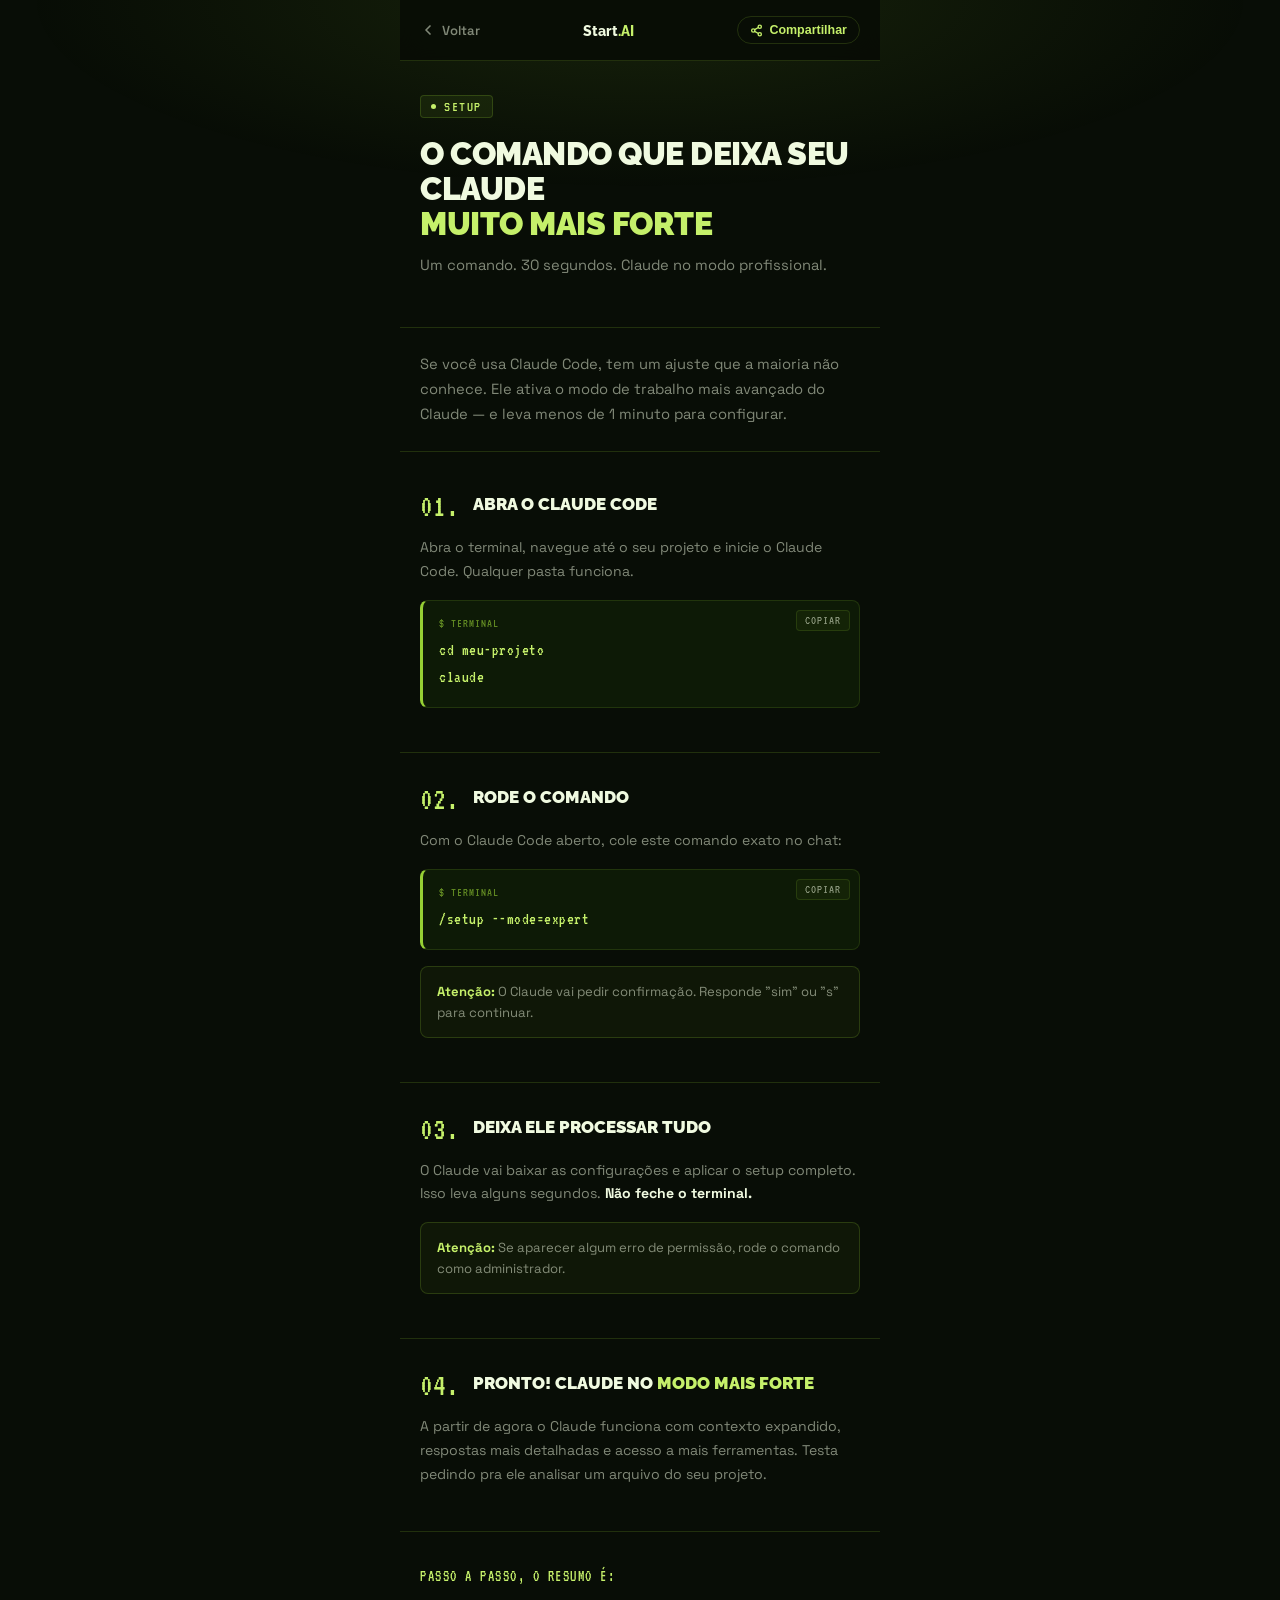
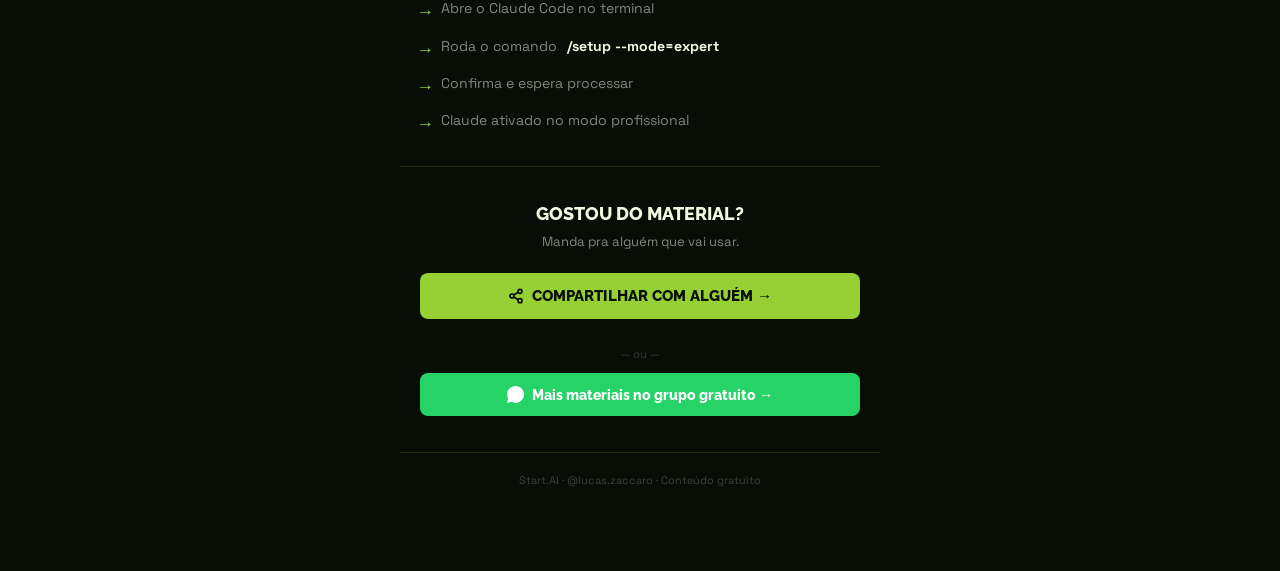
<file: materiais/modelo.html>
<!DOCTYPE html>
<html lang="pt-BR">
<head>
  <meta charset="UTF-8">
  <meta name="viewport" content="width=device-width, initial-scale=1.0">
  <title id="pg-title">Carregando... — Start.AI</title>
  <meta name="author" content="Lucas Zaccaro">

  <link rel="preconnect" href="https://fonts.googleapis.com">
  <link rel="preconnect" href="https://fonts.gstatic.com" crossorigin>
  <link href="https://fonts.googleapis.com/css2?family=VT323&family=Raleway:ital,wght@0,700;0,800;0,900;1,800&family=Space+Grotesk:wght@400;500;600;700&display=swap" rel="stylesheet">

  <style>
    /* ── RESET ── */
    *, *::before, *::after { box-sizing: border-box; margin: 0; padding: 0; }

    /* ── TOKENS ── */
    :root {
      --ink:    #080D06;
      --dg:     #1A2F0A;
      --green:  #96D034;
      --lime:   #C5F06A;
      --white:  #F0FAE0;
      --muted:  rgba(240,250,224,0.52);
      --border: rgba(149,208,52,0.18);
      --code-bg:#0d1a06;
    }

    html { scroll-behavior: smooth; }
    body {
      font-family: 'Space Grotesk', system-ui, sans-serif;
      background: var(--ink);
      color: var(--white);
      -webkit-font-smoothing: antialiased;
      min-height: 100dvh;
    }

    /* ── GLOW ── */
    body::before {
      content: '';
      position: fixed; inset: 0; z-index: 0; pointer-events: none;
      background: radial-gradient(ellipse 80% 35% at 50% 0%, rgba(149,208,52,0.11) 0%, transparent 60%);
    }

    /* ── PAGE WRAPPER ── */
    .page {
      position: relative; z-index: 1;
      max-width: 480px;
      margin: 0 auto;
      padding: 0 0 64px;
    }

    /* ════════════════════════════════
       NAV BAR
    ════════════════════════════════ */
    .nav-bar {
      display: flex; align-items: center; justify-content: space-between;
      padding: 16px 20px;
      border-bottom: 1px solid var(--border);
      position: sticky; top: 0; z-index: 50;
      background: rgba(8,13,6,0.92);
      backdrop-filter: blur(12px);
    }
    .nav-back {
      display: flex; align-items: center; gap: 6px;
      font-size: 0.82rem; font-weight: 600; color: var(--muted);
      text-decoration: none;
      transition: color 0.15s;
    }
    .nav-back:hover { color: var(--lime); }
    .nav-logo {
      font-family: 'Raleway', sans-serif;
      font-size: 0.9rem; font-weight: 800; color: var(--white);
      text-decoration: none;
    }
    .nav-logo em { color: var(--lime); font-style: normal; }
    .nav-share {
      display: flex; align-items: center; gap: 6px;
      font-size: 0.78rem; font-weight: 700; color: var(--lime);
      background: none; border: 1px solid var(--border);
      border-radius: 20px; padding: 6px 12px;
      cursor: pointer;
      transition: border-color 0.15s, color 0.15s;
    }
    .nav-share:hover { border-color: var(--lime); }

    /* ════════════════════════════════
       HERO
    ════════════════════════════════ */
    .hero {
      padding: 32px 20px 28px;
      border-bottom: 1px solid var(--border);
    }
    .hero-keyword {
      display: inline-flex; align-items: center; gap: 8px;
      font-family: 'VT323', monospace;
      font-size: 0.95rem; letter-spacing: 1.5px; color: var(--lime);
      background: rgba(149,208,52,0.08);
      border: 1px solid rgba(149,208,52,0.2);
      border-radius: 4px; padding: 3px 10px;
      margin-bottom: 18px;
    }
    .hero-keyword::before {
      content: '';
      width: 5px; height: 5px; border-radius: 50%;
      background: var(--lime);
      animation: blink 2s ease-in-out infinite;
    }
    @keyframes blink {
      0%,100% { opacity: 1; } 50% { opacity: 0.3; }
    }

    .hero-title {
      font-family: 'Raleway', sans-serif;
      font-size: clamp(1.55rem, 5.5vw, 2rem);
      font-weight: 900; line-height: 1.1; letter-spacing: -0.5px;
      text-transform: uppercase; margin-bottom: 12px;
    }
    .hero-title .accent { color: var(--lime); }

    .hero-sub {
      font-size: 0.92rem; color: var(--muted); line-height: 1.6;
      margin-bottom: 22px;
    }

    .btn-cta-hero {
      display: flex; align-items: center; justify-content: center; gap: 8px;
      width: 100%; padding: 14px 20px;
      background: var(--green); color: var(--ink);
      font-family: 'Raleway', sans-serif;
      font-size: 0.95rem; font-weight: 800; letter-spacing: 0.3px;
      border: none; border-radius: 8px;
      cursor: pointer; text-decoration: none;
      transition: background 0.15s;
    }
    .btn-cta-hero:hover { background: var(--lime); }

    /* ════════════════════════════════
       INTRO BLOCK (opcional)
    ════════════════════════════════ */
    .intro-block {
      padding: 24px 20px;
      border-bottom: 1px solid var(--border);
      font-size: 0.92rem; color: var(--muted); line-height: 1.7;
    }
    .intro-block p + p { margin-top: 12px; }
    .intro-block strong { color: var(--white); }

    /* ════════════════════════════════
       PASSOS
    ════════════════════════════════ */
    .passos { padding: 8px 0; }

    .passo {
      padding: 28px 20px;
      border-bottom: 1px solid var(--border);
    }

    /* Número + título */
    .passo-header {
      display: flex; align-items: flex-start; gap: 14px;
      margin-bottom: 14px;
    }
    .passo-num {
      font-family: 'VT323', monospace;
      font-size: 2rem; line-height: 1; color: var(--lime);
      flex-shrink: 0; padding-top: 2px;
      min-width: 32px;
    }
    .passo-titulo {
      font-family: 'Raleway', sans-serif;
      font-size: 1.05rem; font-weight: 900;
      line-height: 1.2; text-transform: uppercase;
      padding-top: 6px;
    }
    .passo-titulo .accent { color: var(--lime); }

    /* Descrição */
    .passo-desc {
      font-size: 0.88rem; color: var(--muted); line-height: 1.7;
      margin-bottom: 16px;
    }
    .passo-desc p + p { margin-top: 10px; }
    .passo-desc strong { color: var(--white); }

    /* Imagem do passo */
    .passo-img {
      width: 100%;
      border-radius: 10px;
      border: 1px solid var(--border);
      display: block;
      margin-bottom: 16px;
    }

    /* Bloco de código */
    .code-block {
      background: var(--code-bg);
      border: 1px solid rgba(149,208,52,0.15);
      border-left: 3px solid var(--green);
      border-radius: 8px;
      padding: 16px;
      margin-bottom: 16px;
      overflow-x: auto;
      -webkit-overflow-scrolling: touch;
    }
    .code-label {
      font-family: 'VT323', monospace;
      font-size: 0.78rem; letter-spacing: 1px;
      color: var(--green); opacity: 0.6;
      margin-bottom: 8px; display: block;
    }
    .code-block code {
      font-family: 'VT323', monospace;
      font-size: 1.05rem; letter-spacing: 0.5px;
      color: var(--lime); line-height: 1.6;
      white-space: pre;
    }

    /* Copy button */
    .code-wrap { position: relative; }
    .btn-copy {
      position: absolute; top: 10px; right: 10px;
      font-family: 'VT323', monospace;
      font-size: 0.8rem; letter-spacing: 1px;
      color: var(--muted);
      background: rgba(149,208,52,0.05);
      border: 1px solid rgba(149,208,52,0.15);
      border-radius: 4px;
      padding: 3px 8px;
      cursor: pointer;
      transition: color 0.15s, border-color 0.15s;
    }
    .btn-copy:hover { color: var(--lime); border-color: var(--lime); }
    .btn-copy.copied { color: var(--green); border-color: var(--green); }

    /* Info box */
    .info-box {
      background: rgba(149,208,52,0.05);
      border: 1px solid rgba(149,208,52,0.2);
      border-radius: 8px;
      padding: 14px 16px;
      font-size: 0.82rem; color: var(--muted); line-height: 1.6;
      margin-bottom: 16px;
    }
    .info-box strong { color: var(--lime); }

    /* ════════════════════════════════
       SEÇÃO RESUMO
    ════════════════════════════════ */
    .resumo {
      padding: 28px 20px;
      border-bottom: 1px solid var(--border);
    }
    .resumo-label {
      font-family: 'VT323', monospace;
      font-size: 1rem; letter-spacing: 1.5px;
      color: var(--lime); display: block;
      margin-bottom: 14px;
    }
    .resumo-list {
      list-style: none;
      display: flex; flex-direction: column; gap: 10px;
    }
    .resumo-list li {
      display: flex; align-items: flex-start; gap: 10px;
      font-size: 0.88rem; color: var(--muted); line-height: 1.5;
    }
    .resumo-list li::before {
      content: '→';
      font-family: 'VT323', monospace;
      color: var(--green); font-size: 1.1rem;
      flex-shrink: 0; padding-top: 1px;
    }
    .resumo-list li strong { color: var(--white); }

    /* ════════════════════════════════
       CTA FINAL
    ════════════════════════════════ */
    .cta-final {
      padding: 36px 20px;
      text-align: center;
    }
    .cta-final-title {
      font-family: 'Raleway', sans-serif;
      font-size: 1.1rem; font-weight: 800; text-transform: uppercase;
      margin-bottom: 8px;
    }
    .cta-final-sub {
      font-size: 0.82rem; color: var(--muted); line-height: 1.5;
      margin-bottom: 22px;
    }
    .btn-share {
      display: inline-flex; align-items: center; gap: 8px;
      padding: 14px 24px;
      background: var(--green); color: var(--ink);
      font-family: 'Raleway', sans-serif;
      font-size: 0.95rem; font-weight: 800;
      border: none; border-radius: 8px;
      cursor: pointer; text-decoration: none;
      margin-bottom: 16px; width: 100%;
      justify-content: center;
      transition: background 0.15s;
    }
    .btn-share:hover { background: var(--lime); }

    .btn-wa-final {
      display: inline-flex; align-items: center; gap: 8px;
      padding: 13px 24px;
      background: #25D366; color: #fff;
      font-family: 'Raleway', sans-serif;
      font-size: 0.88rem; font-weight: 800;
      border: none; border-radius: 8px;
      cursor: pointer; text-decoration: none;
      width: 100%; justify-content: center;
      transition: background 0.15s;
    }
    .btn-wa-final:hover { background: #1da851; }

    .cta-divider {
      font-size: 0.7rem; color: rgba(240,250,224,0.2);
      margin: 12px 0; display: block;
    }

    /* ── FOOTER ── */
    .mat-footer {
      padding: 20px;
      border-top: 1px solid var(--border);
      text-align: center;
    }
    .mat-footer-txt {
      font-size: 0.68rem; color: rgba(240,250,224,0.22);
    }
  </style>
</head>
<body>
<div class="page" id="page">

  <!-- ── NAV ── -->
  <nav class="nav-bar">
    <a href="/materiais" class="nav-back">
      <svg width="16" height="16" viewBox="0 0 24 24" fill="none" stroke="currentColor" stroke-width="2.5" stroke-linecap="round" stroke-linejoin="round"><polyline points="15 18 9 12 15 6"/></svg>
      Voltar
    </a>
    <a href="/materiais" class="nav-logo">Start<em>.AI</em></a>
    <button class="nav-share" onclick="compartilhar()">
      <svg width="13" height="13" viewBox="0 0 24 24" fill="none" stroke="currentColor" stroke-width="2.5" stroke-linecap="round" stroke-linejoin="round"><circle cx="18" cy="5" r="3"/><circle cx="6" cy="12" r="3"/><circle cx="18" cy="19" r="3"/><line x1="8.59" y1="13.51" x2="15.42" y2="17.49"/><line x1="15.41" y1="6.51" x2="8.59" y2="10.49"/></svg>
      Compartilhar
    </button>
  </nav>

  <!-- conteúdo gerado pelo JS -->
  <div id="content"></div>

  <footer class="mat-footer">
    <p class="mat-footer-txt">Start.AI · @lucas.zaccaro · Conteúdo gratuito</p>
  </footer>

</div>

<script>
/* ═══════════════════════════════════════════════════════════
   EDITE APENAS ESTE OBJETO — TUDO MAIS É AUTOMÁTICO

   Estrutura de um passo:
   {
     titulo:  'TÍTULO DO PASSO',         // obrigatório
     desc:    'Texto descritivo...',      // texto do passo (pode conter <strong>negrito</strong>)
     imagem:  'imagens/arquivo.jpg',      // '' se não tiver
     codigo:  'comando --aqui',           // '' se não tiver
     info:    'Dica ou observação extra'  // '' se não tiver
   }
═══════════════════════════════════════════════════════════ */
const MATERIAL = {
  palavra:   'SETUP',
  titulo:    'O comando que deixa seu Claude',
  titulo_accent: 'muito mais forte',
  subtitulo: 'Um comando. 30 segundos. Claude no modo profissional.',
  intro:     'Se você usa Claude Code, tem um ajuste que a maioria não conhece. Ele ativa o modo de trabalho mais avançado do Claude — e leva menos de 1 minuto para configurar.',

  // Link de ação do hero (pode ser um Google Doc, Notion, arquivo, etc.)
  // Deixe '' para esconder o botão do hero
  hero_link:  '',
  hero_label: 'BAIXAR O ARQUIVO →',

  passos: [
    {
      titulo:  'ABRA O CLAUDE CODE',
      desc:    'Abra o terminal, navegue até o seu projeto e inicie o Claude Code. Qualquer pasta funciona.',
      imagem:  '',
      codigo:  'cd meu-projeto\nclaude',
      info:    ''
    },
    {
      titulo:  'RODE O COMANDO',
      desc:    'Com o Claude Code aberto, cole este comando exato no chat:',
      imagem:  '',
      codigo:  '/setup --mode=expert',
      info:    'O Claude vai pedir confirmação. Responde "sim" ou "s" para continuar.'
    },
    {
      titulo:  'DEIXA ELE PROCESSAR TUDO',
      desc:    'O Claude vai baixar as configurações e aplicar o setup completo. Isso leva alguns segundos. <strong>Não feche o terminal.</strong>',
      imagem:  '',
      codigo:  '',
      info:    'Se aparecer algum erro de permissão, rode o comando como administrador.'
    },
    {
      titulo:  'PRONTO! CLAUDE NO <span class="accent">MODO MAIS FORTE</span>',
      desc:    'A partir de agora o Claude funciona com contexto expandido, respostas mais detalhadas e acesso a mais ferramentas. Testa pedindo pra ele analisar um arquivo do seu projeto.',
      imagem:  '',
      codigo:  '',
      info:    ''
    }
  ],

  // Resumo no final (pode deixar a lista vazia [] para não mostrar)
  resumo_label: 'PASSO A PASSO, O RESUMO É:',
  resumo: [
    'Abre o Claude Code no terminal',
    'Roda o comando <strong>/setup --mode=expert</strong>',
    'Confirma e espera processar',
    'Claude ativado no modo profissional'
  ],

  // CTAs finais
  share_label: 'COMPARTILHAR COM ALGUÉM →',
  wa_link:     'https://chat.whatsapp.com/F5000nSwSezL2sIER5dEtN',
  wa_label:    'Mais materiais no grupo gratuito →'
};
/* ═══════════════════════════════════════════════════════════ */


/* ── RENDER ── */
(function() {
  const m = MATERIAL;

  // Page title
  document.getElementById('pg-title').textContent =
    m.titulo + (m.titulo_accent ? ' ' + m.titulo_accent : '') + ' — Start.AI';

  let html = '';

  /* ── HERO ── */
  html +=
    '<div class="hero">' +
      '<span class="hero-keyword">' + esc(m.palavra) + '</span>' +
      '<h1 class="hero-title">' +
        esc(m.titulo) +
        (m.titulo_accent ? '<br><span class="accent">' + esc(m.titulo_accent) + '</span>' : '') +
      '</h1>' +
      '<p class="hero-sub">' + esc(m.subtitulo) + '</p>';

  if (m.hero_link) {
    html +=
      '<a class="btn-cta-hero" href="' + esc(m.hero_link) + '" target="_blank" rel="noopener">' +
        esc(m.hero_label) +
        '<svg width="16" height="16" viewBox="0 0 24 24" fill="none" stroke="currentColor" stroke-width="2.5" stroke-linecap="round" stroke-linejoin="round"><line x1="5" y1="12" x2="19" y2="12"/><polyline points="12 5 19 12 12 19"/></svg>' +
      '</a>';
  }

  html += '</div>';

  /* ── INTRO ── */
  if (m.intro) {
    html += '<div class="intro-block"><p>' + m.intro + '</p></div>';
  }

  /* ── PASSOS ── */
  html += '<div class="passos">';
  m.passos.forEach(function(p, i) {
    html += '<div class="passo">';
    html +=
      '<div class="passo-header">' +
        '<span class="passo-num">0' + (i + 1) + '.</span>' +
        '<h2 class="passo-titulo">' + p.titulo + '</h2>' +
      '</div>';

    if (p.imagem) {
      html += '<img class="passo-img" src="' + esc(p.imagem) + '" alt="' + esc(p.titulo) + '" loading="lazy">';
    }

    if (p.desc) {
      html += '<div class="passo-desc"><p>' + p.desc + '</p></div>';
    }

    if (p.codigo) {
      const id = 'code-' + i;
      html +=
        '<div class="code-wrap">' +
          '<div class="code-block" id="' + id + '">' +
            '<span class="code-label">$ TERMINAL</span>' +
            '<code>' + esc(p.codigo) + '</code>' +
          '</div>' +
          '<button class="btn-copy" onclick="copiar(\'' + id + '\', this)">COPIAR</button>' +
        '</div>';
    }

    if (p.info) {
      html += '<div class="info-box"><strong>Atenção:</strong> ' + p.info + '</div>';
    }

    html += '</div>';
  });
  html += '</div>';

  /* ── RESUMO ── */
  if (m.resumo && m.resumo.length > 0) {
    html += '<div class="resumo">';
    html += '<span class="resumo-label">' + esc(m.resumo_label) + '</span>';
    html += '<ul class="resumo-list">';
    m.resumo.forEach(function(item) {
      html += '<li>' + item + '</li>';
    });
    html += '</ul></div>';
  }

  /* ── CTA FINAL ── */
  html +=
    '<div class="cta-final">' +
      '<p class="cta-final-title">Gostou do material?</p>' +
      '<p class="cta-final-sub">Manda pra alguém que vai usar.</p>' +
      '<button class="btn-share" onclick="compartilhar()">' +
        '<svg width="16" height="16" viewBox="0 0 24 24" fill="none" stroke="currentColor" stroke-width="2.5" stroke-linecap="round" stroke-linejoin="round"><circle cx="18" cy="5" r="3"/><circle cx="6" cy="12" r="3"/><circle cx="18" cy="19" r="3"/><line x1="8.59" y1="13.51" x2="15.42" y2="17.49"/><line x1="15.41" y1="6.51" x2="8.59" y2="10.49"/></svg>' +
        esc(m.share_label) +
      '</button>' +
      '<span class="cta-divider">— ou —</span>' +
      '<a class="btn-wa-final" href="' + esc(m.wa_link) + '" target="_blank" rel="noopener">' +
        '<svg width="17" height="17" viewBox="0 0 24 24" fill="white"><path d="M17.472 14.382c-.297-.149-1.758-.867-2.03-.967-.273-.099-.471-.148-.67.15-.197.297-.767.966-.94 1.164-.173.199-.347.223-.644.075-.297-.15-1.255-.463-2.39-1.475-.883-.788-1.48-1.761-1.653-2.059-.173-.297-.018-.458.13-.606.134-.133.298-.347.446-.52.149-.174.198-.298.298-.497.099-.198.05-.371-.025-.52-.075-.149-.669-1.612-.916-2.207-.242-.579-.487-.5-.669-.51-.173-.008-.371-.01-.57-.01-.198 0-.52.074-.792.372-.272.297-1.04 1.016-1.04 2.479 0 1.462 1.039 2.878 1.188 3.077.15.198 2.042 3.116 4.95 4.378.692.302 1.233.482 1.655.618.697.221 1.33.19 1.83.115.558-.083 1.758-.718 2.006-1.412.247-.695.247-1.29.172-1.412-.074-.121-.272-.196-.57-.345zM12.067.012c-6.626 0-12 5.373-12 12 0 2.112.548 4.17 1.594 5.98L0 24l6.19-1.625c1.763.96 3.746 1.465 5.763 1.467h.005c6.623 0 12-5.373 12-12 0-3.2-1.244-6.208-3.504-8.469C18.19 1.256 15.185.012 12.067.012z"/></svg>' +
        esc(m.wa_label) +
      '</a>' +
    '</div>';

  document.getElementById('content').innerHTML = html;
})();

/* ── COPIAR CÓDIGO ── */
function copiar(id, btn) {
  const el = document.getElementById(id).querySelector('code');
  if (!el) return;
  navigator.clipboard.writeText(el.textContent).then(function() {
    btn.textContent = 'COPIADO!';
    btn.classList.add('copied');
    setTimeout(function() {
      btn.textContent = 'COPIAR';
      btn.classList.remove('copied');
    }, 2000);
  });
}

/* ── COMPARTILHAR ── */
function compartilhar() {
  const url  = window.location.href;
  const text = MATERIAL.titulo + (MATERIAL.titulo_accent ? ' ' + MATERIAL.titulo_accent : '') + ' — Start.AI';
  if (navigator.share) {
    navigator.share({ title: text, url: url });
  } else {
    navigator.clipboard.writeText(url).then(function() {
      alert('Link copiado!');
    });
  }
}

/* ── ESCAPE HTML ── */
function esc(s) {
  if (!s) return '';
  return String(s)
    .replace(/&/g, '&amp;')
    .replace(/</g, '&lt;')
    .replace(/>/g, '&gt;')
    .replace(/"/g, '&quot;');
}
</script>
</body>
</html>
</file>
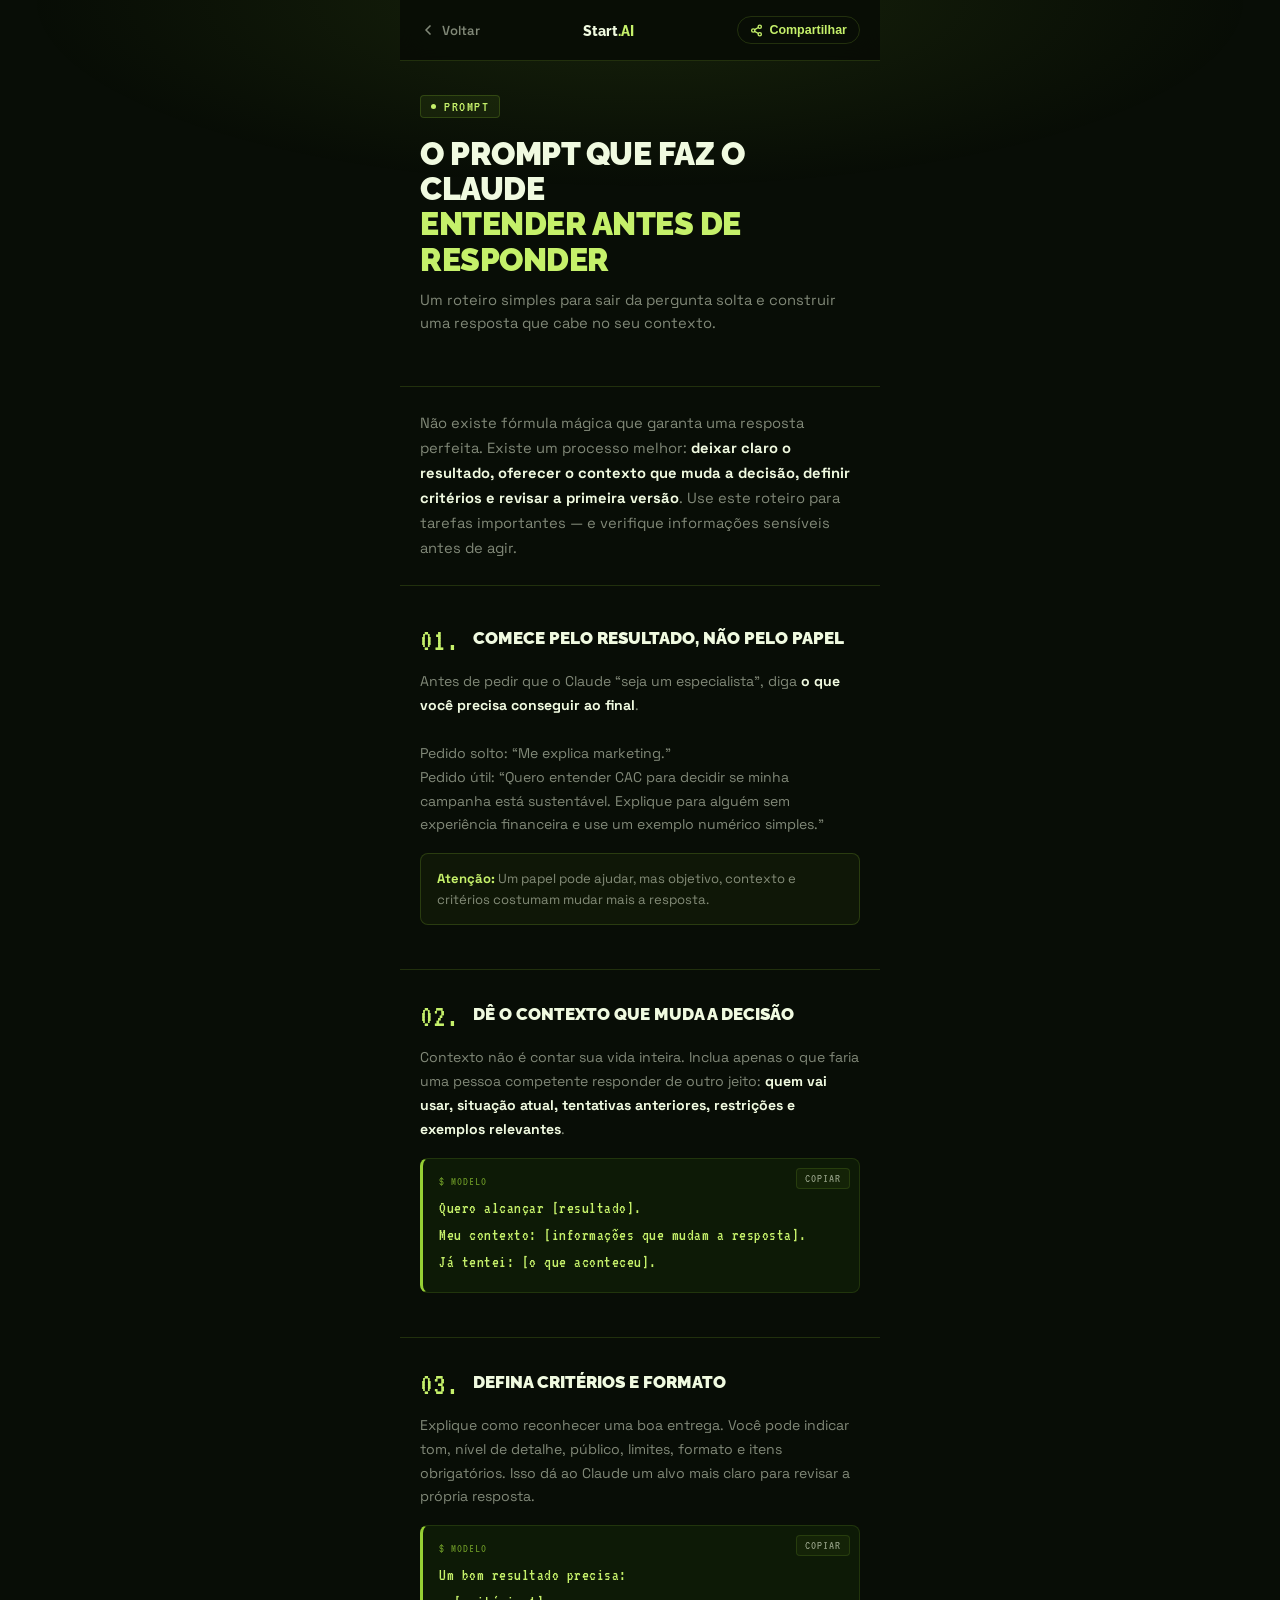
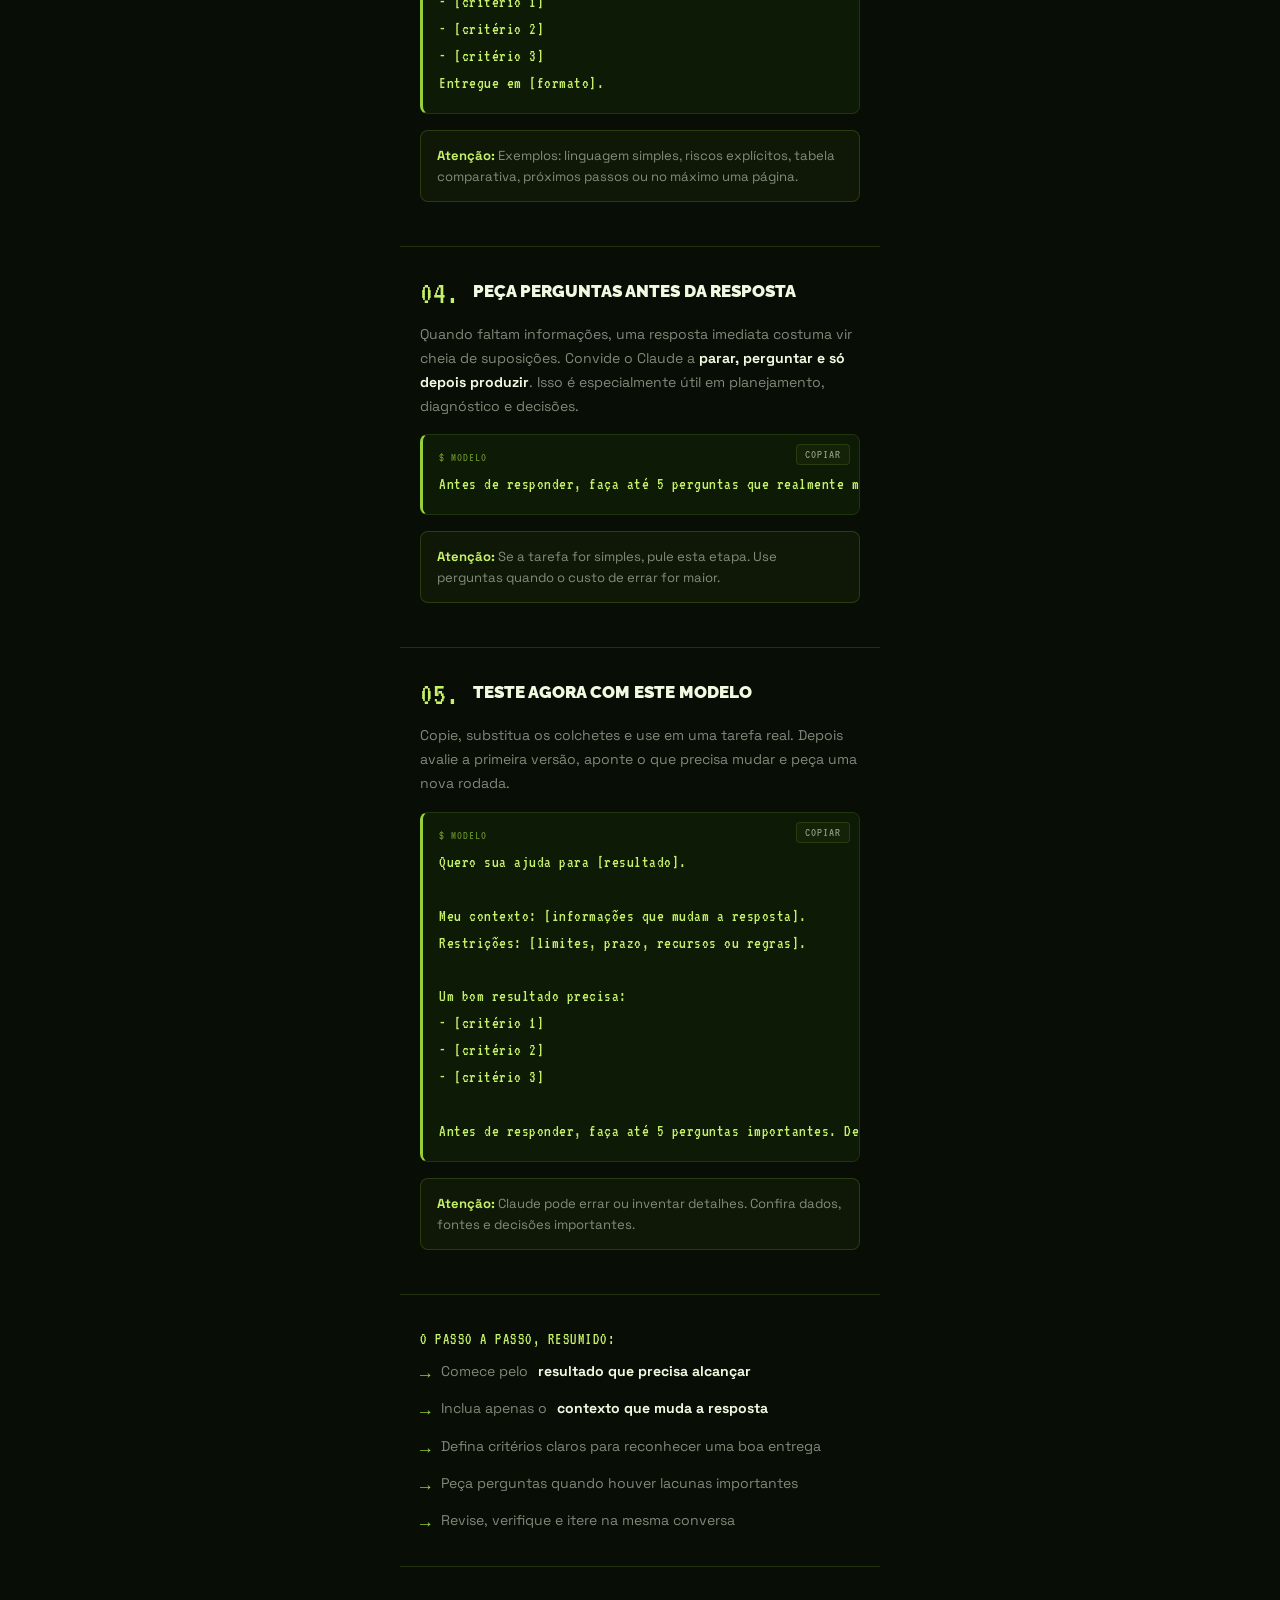
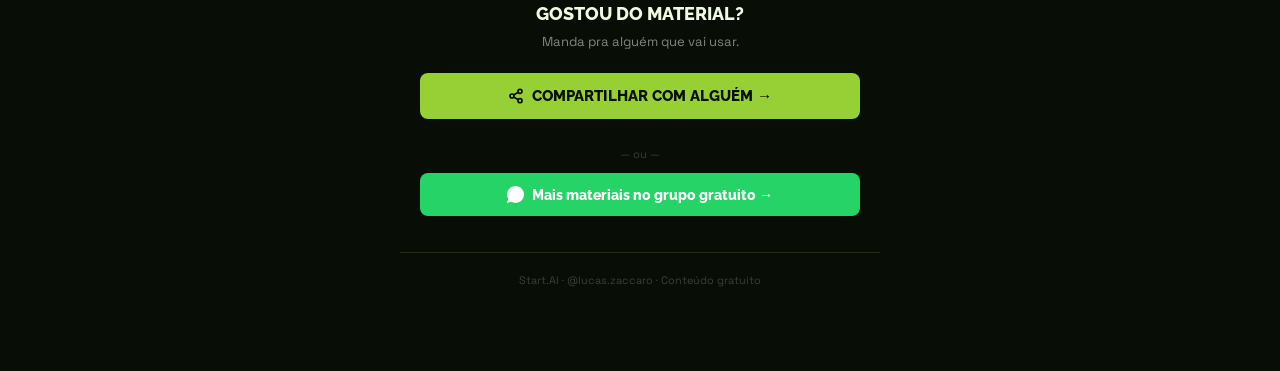
<file: materiais/prompt.html>
<!DOCTYPE html>
<html lang="pt-BR">
<head>
  <meta charset="UTF-8">
  <meta name="viewport" content="width=device-width, initial-scale=1.0">
  <title id="pg-title">Carregando... — Start.AI</title>
  <meta name="author" content="Lucas Zaccaro">

  <link rel="preconnect" href="https://fonts.googleapis.com">
  <link rel="preconnect" href="https://fonts.gstatic.com" crossorigin>
  <link href="https://fonts.googleapis.com/css2?family=VT323&family=Raleway:ital,wght@0,700;0,800;0,900;1,800&family=Space+Grotesk:wght@400;500;600;700&display=swap" rel="stylesheet">

  <style>
    /* ── RESET ── */
    *, *::before, *::after { box-sizing: border-box; margin: 0; padding: 0; }

    /* ── TOKENS ── */
    :root {
      --ink:    #080D06;
      --dg:     #1A2F0A;
      --green:  #96D034;
      --lime:   #C5F06A;
      --white:  #F0FAE0;
      --muted:  rgba(240,250,224,0.52);
      --border: rgba(149,208,52,0.18);
      --code-bg:#0d1a06;
    }

    html { scroll-behavior: smooth; }
    body {
      font-family: 'Space Grotesk', system-ui, sans-serif;
      background: var(--ink);
      color: var(--white);
      -webkit-font-smoothing: antialiased;
      min-height: 100dvh;
    }

    /* ── GLOW ── */
    body::before {
      content: '';
      position: fixed; inset: 0; z-index: 0; pointer-events: none;
      background: radial-gradient(ellipse 80% 35% at 50% 0%, rgba(149,208,52,0.11) 0%, transparent 60%);
    }

    /* ── PAGE WRAPPER ── */
    .page {
      position: relative; z-index: 1;
      max-width: 480px;
      margin: 0 auto;
      padding: 0 0 64px;
    }

    /* ════════════════════════════════
       NAV BAR
    ════════════════════════════════ */
    .nav-bar {
      display: flex; align-items: center; justify-content: space-between;
      padding: 16px 20px;
      border-bottom: 1px solid var(--border);
      position: sticky; top: 0; z-index: 50;
      background: rgba(8,13,6,0.92);
      backdrop-filter: blur(12px);
    }
    .nav-back {
      display: flex; align-items: center; gap: 6px;
      font-size: 0.82rem; font-weight: 600; color: var(--muted);
      text-decoration: none;
      transition: color 0.15s;
    }
    .nav-back:hover { color: var(--lime); }
    .nav-logo {
      font-family: 'Raleway', sans-serif;
      font-size: 0.9rem; font-weight: 800; color: var(--white);
      text-decoration: none;
    }
    .nav-logo em { color: var(--lime); font-style: normal; }
    .nav-share {
      display: flex; align-items: center; gap: 6px;
      font-size: 0.78rem; font-weight: 700; color: var(--lime);
      background: none; border: 1px solid var(--border);
      border-radius: 20px; padding: 6px 12px;
      cursor: pointer;
      transition: border-color 0.15s, color 0.15s;
    }
    .nav-share:hover { border-color: var(--lime); }

    /* ════════════════════════════════
       HERO
    ════════════════════════════════ */
    .hero {
      padding: 32px 20px 28px;
      border-bottom: 1px solid var(--border);
    }
    .hero-keyword {
      display: inline-flex; align-items: center; gap: 8px;
      font-family: 'VT323', monospace;
      font-size: 0.95rem; letter-spacing: 1.5px; color: var(--lime);
      background: rgba(149,208,52,0.08);
      border: 1px solid rgba(149,208,52,0.2);
      border-radius: 4px; padding: 3px 10px;
      margin-bottom: 18px;
    }
    .hero-keyword::before {
      content: '';
      width: 5px; height: 5px; border-radius: 50%;
      background: var(--lime);
      animation: blink 2s ease-in-out infinite;
    }
    @keyframes blink {
      0%,100% { opacity: 1; } 50% { opacity: 0.3; }
    }

    .hero-title {
      font-family: 'Raleway', sans-serif;
      font-size: clamp(1.55rem, 5.5vw, 2rem);
      font-weight: 900; line-height: 1.1; letter-spacing: -0.5px;
      text-transform: uppercase; margin-bottom: 12px;
    }
    .hero-title .accent { color: var(--lime); }

    .hero-sub {
      font-size: 0.92rem; color: var(--muted); line-height: 1.6;
      margin-bottom: 22px;
    }

    .btn-cta-hero {
      display: flex; align-items: center; justify-content: center; gap: 8px;
      width: 100%; padding: 14px 20px;
      background: var(--green); color: var(--ink);
      font-family: 'Raleway', sans-serif;
      font-size: 0.95rem; font-weight: 800; letter-spacing: 0.3px;
      border: none; border-radius: 8px;
      cursor: pointer; text-decoration: none;
      transition: background 0.15s;
    }
    .btn-cta-hero:hover { background: var(--lime); }

    /* ════════════════════════════════
       INTRO BLOCK (opcional)
    ════════════════════════════════ */
    .intro-block {
      padding: 24px 20px;
      border-bottom: 1px solid var(--border);
      font-size: 0.92rem; color: var(--muted); line-height: 1.7;
    }
    .intro-block p + p { margin-top: 12px; }
    .intro-block strong { color: var(--white); }

    /* ════════════════════════════════
       PASSOS
    ════════════════════════════════ */
    .passos { padding: 8px 0; }

    .passo {
      padding: 28px 20px;
      border-bottom: 1px solid var(--border);
    }

    /* Número + título */
    .passo-header {
      display: flex; align-items: flex-start; gap: 14px;
      margin-bottom: 14px;
    }
    .passo-num {
      font-family: 'VT323', monospace;
      font-size: 2rem; line-height: 1; color: var(--lime);
      flex-shrink: 0; padding-top: 2px;
      min-width: 32px;
    }
    .passo-titulo {
      font-family: 'Raleway', sans-serif;
      font-size: 1.05rem; font-weight: 900;
      line-height: 1.2; text-transform: uppercase;
      padding-top: 6px;
    }
    .passo-titulo .accent { color: var(--lime); }

    /* Descrição */
    .passo-desc {
      font-size: 0.88rem; color: var(--muted); line-height: 1.7;
      margin-bottom: 16px;
    }
    .passo-desc p + p { margin-top: 10px; }
    .passo-desc strong { color: var(--white); }

    /* Imagem do passo */
    .passo-img {
      width: 100%;
      border-radius: 10px;
      border: 1px solid var(--border);
      display: block;
      margin-bottom: 16px;
    }

    /* Bloco de código */
    .code-block {
      background: var(--code-bg);
      border: 1px solid rgba(149,208,52,0.15);
      border-left: 3px solid var(--green);
      border-radius: 8px;
      padding: 16px;
      margin-bottom: 16px;
      overflow-x: auto;
      -webkit-overflow-scrolling: touch;
    }
    .code-label {
      font-family: 'VT323', monospace;
      font-size: 0.78rem; letter-spacing: 1px;
      color: var(--green); opacity: 0.6;
      margin-bottom: 8px; display: block;
    }
    .code-block code {
      font-family: 'VT323', monospace;
      font-size: 1.05rem; letter-spacing: 0.5px;
      color: var(--lime); line-height: 1.6;
      white-space: pre;
    }

    /* Copy button */
    .code-wrap { position: relative; }
    .btn-copy {
      position: absolute; top: 10px; right: 10px;
      font-family: 'VT323', monospace;
      font-size: 0.8rem; letter-spacing: 1px;
      color: var(--muted);
      background: rgba(149,208,52,0.05);
      border: 1px solid rgba(149,208,52,0.15);
      border-radius: 4px;
      padding: 3px 8px;
      cursor: pointer;
      transition: color 0.15s, border-color 0.15s;
    }
    .btn-copy:hover { color: var(--lime); border-color: var(--lime); }
    .btn-copy.copied { color: var(--green); border-color: var(--green); }

    /* Info box */
    .info-box {
      background: rgba(149,208,52,0.05);
      border: 1px solid rgba(149,208,52,0.2);
      border-radius: 8px;
      padding: 14px 16px;
      font-size: 0.82rem; color: var(--muted); line-height: 1.6;
      margin-bottom: 16px;
    }
    .info-box strong { color: var(--lime); }

    /* ════════════════════════════════
       SEÇÃO RESUMO
    ════════════════════════════════ */
    .resumo {
      padding: 28px 20px;
      border-bottom: 1px solid var(--border);
    }
    .resumo-label {
      font-family: 'VT323', monospace;
      font-size: 1rem; letter-spacing: 1.5px;
      color: var(--lime); display: block;
      margin-bottom: 14px;
    }
    .resumo-list {
      list-style: none;
      display: flex; flex-direction: column; gap: 10px;
    }
    .resumo-list li {
      display: flex; align-items: flex-start; gap: 10px;
      font-size: 0.88rem; color: var(--muted); line-height: 1.5;
    }
    .resumo-list li::before {
      content: '→';
      font-family: 'VT323', monospace;
      color: var(--green); font-size: 1.1rem;
      flex-shrink: 0; padding-top: 1px;
    }
    .resumo-list li strong { color: var(--white); }

    /* ════════════════════════════════
       CTA FINAL
    ════════════════════════════════ */
    .cta-final {
      padding: 36px 20px;
      text-align: center;
    }
    .cta-final-title {
      font-family: 'Raleway', sans-serif;
      font-size: 1.1rem; font-weight: 800; text-transform: uppercase;
      margin-bottom: 8px;
    }
    .cta-final-sub {
      font-size: 0.82rem; color: var(--muted); line-height: 1.5;
      margin-bottom: 22px;
    }
    .btn-share {
      display: inline-flex; align-items: center; gap: 8px;
      padding: 14px 24px;
      background: var(--green); color: var(--ink);
      font-family: 'Raleway', sans-serif;
      font-size: 0.95rem; font-weight: 800;
      border: none; border-radius: 8px;
      cursor: pointer; text-decoration: none;
      margin-bottom: 16px; width: 100%;
      justify-content: center;
      transition: background 0.15s;
    }
    .btn-share:hover { background: var(--lime); }

    .btn-wa-final {
      display: inline-flex; align-items: center; gap: 8px;
      padding: 13px 24px;
      background: #25D366; color: #fff;
      font-family: 'Raleway', sans-serif;
      font-size: 0.88rem; font-weight: 800;
      border: none; border-radius: 8px;
      cursor: pointer; text-decoration: none;
      width: 100%; justify-content: center;
      transition: background 0.15s;
    }
    .btn-wa-final:hover { background: #1da851; }

    .cta-divider {
      font-size: 0.7rem; color: rgba(240,250,224,0.2);
      margin: 12px 0; display: block;
    }

    /* ── FOOTER ── */
    .mat-footer {
      padding: 20px;
      border-top: 1px solid var(--border);
      text-align: center;
    }
    .mat-footer-txt {
      font-size: 0.68rem; color: rgba(240,250,224,0.22);
    }
  </style>
</head>
<body>
<div class="page" id="page">

  <!-- ── NAV ── -->
  <nav class="nav-bar">
    <a href="/materiais" class="nav-back">
      <svg width="16" height="16" viewBox="0 0 24 24" fill="none" stroke="currentColor" stroke-width="2.5" stroke-linecap="round" stroke-linejoin="round"><polyline points="15 18 9 12 15 6"/></svg>
      Voltar
    </a>
    <a href="/materiais" class="nav-logo">Start<em>.AI</em></a>
    <button class="nav-share" onclick="compartilhar()">
      <svg width="13" height="13" viewBox="0 0 24 24" fill="none" stroke="currentColor" stroke-width="2.5" stroke-linecap="round" stroke-linejoin="round"><circle cx="18" cy="5" r="3"/><circle cx="6" cy="12" r="3"/><circle cx="18" cy="19" r="3"/><line x1="8.59" y1="13.51" x2="15.42" y2="17.49"/><line x1="15.41" y1="6.51" x2="8.59" y2="10.49"/></svg>
      Compartilhar
    </button>
  </nav>

  <!-- conteúdo gerado pelo JS -->
  <div id="content"></div>

  <footer class="mat-footer">
    <p class="mat-footer-txt">Start.AI · @lucas.zaccaro · Conteúdo gratuito</p>
  </footer>

</div>

<script>
/* ═══════════════════════════════════════════════════════════
   EDITE APENAS ESTE OBJETO — TUDO MAIS É AUTOMÁTICO

   Estrutura de um passo:
   {
     titulo:  'TÍTULO DO PASSO',         // obrigatório
     desc:    'Texto descritivo...',      // texto do passo (pode conter <strong>negrito</strong>)
     imagem:  'imagens/arquivo.jpg',      // '' se não tiver
     codigo:  'comando --aqui',           // '' se não tiver
     info:    'Dica ou observação extra'  // '' se não tiver
   }
═══════════════════════════════════════════════════════════ */
const MATERIAL = {
  palavra:        'PROMPT',
  titulo:         'O prompt que faz o Claude',
  titulo_accent:  'entender antes de responder',
  subtitulo:      'Um roteiro simples para sair da pergunta solta e construir uma resposta que cabe no seu contexto.',
  intro:          'Não existe fórmula mágica que garanta uma resposta perfeita. Existe um processo melhor: <strong>deixar claro o resultado, oferecer o contexto que muda a decisão, definir critérios e revisar a primeira versão</strong>. Use este roteiro para tarefas importantes — e verifique informações sensíveis antes de agir.',

  hero_link:  '',
  hero_label: 'ACESSAR O MATERIAL →',

  passos: [
    {
      titulo:  'COMECE PELO RESULTADO, NÃO PELO PAPEL',
      desc:    'Antes de pedir que o Claude “seja um especialista”, diga <strong>o que você precisa conseguir ao final</strong>.<br><br>Pedido solto: “Me explica marketing.”<br>Pedido útil: “Quero entender CAC para decidir se minha campanha está sustentável. Explique para alguém sem experiência financeira e use um exemplo numérico simples.”',
      imagem:  '',
      codigo:  '',
      info:    'Um papel pode ajudar, mas objetivo, contexto e critérios costumam mudar mais a resposta.'
    },
    {
      titulo:  'DÊ O CONTEXTO QUE MUDA A DECISÃO',
      desc:    'Contexto não é contar sua vida inteira. Inclua apenas o que faria uma pessoa competente responder de outro jeito: <strong>quem vai usar, situação atual, tentativas anteriores, restrições e exemplos relevantes</strong>.',
      imagem:  '',
      codigo:  'Quero alcançar [resultado].\nMeu contexto: [informações que mudam a resposta].\nJá tentei: [o que aconteceu].',
      info:    ''
    },
    {
      titulo:  'DEFINA CRITÉRIOS E FORMATO',
      desc:    'Explique como reconhecer uma boa entrega. Você pode indicar tom, nível de detalhe, público, limites, formato e itens obrigatórios. Isso dá ao Claude um alvo mais claro para revisar a própria resposta.',
      imagem:  '',
      codigo:  'Um bom resultado precisa:\n- [critério 1]\n- [critério 2]\n- [critério 3]\nEntregue em [formato].',
      info:    'Exemplos: linguagem simples, riscos explícitos, tabela comparativa, próximos passos ou no máximo uma página.'
    },
    {
      titulo:  'PEÇA PERGUNTAS ANTES DA RESPOSTA',
      desc:    'Quando faltam informações, uma resposta imediata costuma vir cheia de suposições. Convide o Claude a <strong>parar, perguntar e só depois produzir</strong>. Isso é especialmente útil em planejamento, diagnóstico e decisões.',
      imagem:  '',
      codigo:  'Antes de responder, faça até 5 perguntas que realmente mudariam sua recomendação. Não assuma informações que eu não forneci.',
      info:    'Se a tarefa for simples, pule esta etapa. Use perguntas quando o custo de errar for maior.'
    },
    {
      titulo:  'TESTE AGORA COM ESTE MODELO',
      desc:    'Copie, substitua os colchetes e use em uma tarefa real. Depois avalie a primeira versão, aponte o que precisa mudar e peça uma nova rodada.',
      imagem:  '',
      codigo:  'Quero sua ajuda para [resultado].\n\nMeu contexto: [informações que mudam a resposta].\nRestrições: [limites, prazo, recursos ou regras].\n\nUm bom resultado precisa:\n- [critério 1]\n- [critério 2]\n- [critério 3]\n\nAntes de responder, faça até 5 perguntas importantes. Depois proponha uma primeira versão em [formato] e indique o que eu deveria verificar antes de usar.',
      info:    'Claude pode errar ou inventar detalhes. Confira dados, fontes e decisões importantes.'
    }
  ],

  resumo_label: 'O PASSO A PASSO, RESUMIDO:',
  resumo: [
    'Comece pelo <strong>resultado que precisa alcançar</strong>',
    'Inclua apenas o <strong>contexto que muda a resposta</strong>',
    'Defina critérios claros para reconhecer uma boa entrega',
    'Peça perguntas quando houver lacunas importantes',
    'Revise, verifique e itere na mesma conversa'
  ],

  share_label: 'COMPARTILHAR COM ALGUÉM →',
  wa_link:     'https://chat.whatsapp.com/F5000nSwSezL2sIER5dEtN',
  wa_label:    'Mais materiais no grupo gratuito →'
};
/* ═══════════════════════════════════════════════════════════ */


/* ── RENDER ── */
(function() {
  const m = MATERIAL;

  // Page title
  document.getElementById('pg-title').textContent =
    m.titulo + (m.titulo_accent ? ' ' + m.titulo_accent : '') + ' — Start.AI';

  let html = '';

  /* ── HERO ── */
  html +=
    '<div class="hero">' +
      '<span class="hero-keyword">' + esc(m.palavra) + '</span>' +
      '<h1 class="hero-title">' +
        esc(m.titulo) +
        (m.titulo_accent ? '<br><span class="accent">' + esc(m.titulo_accent) + '</span>' : '') +
      '</h1>' +
      '<p class="hero-sub">' + esc(m.subtitulo) + '</p>';

  if (m.hero_link) {
    html +=
      '<a class="btn-cta-hero" href="' + esc(m.hero_link) + '" target="_blank" rel="noopener">' +
        esc(m.hero_label) +
        '<svg width="16" height="16" viewBox="0 0 24 24" fill="none" stroke="currentColor" stroke-width="2.5" stroke-linecap="round" stroke-linejoin="round"><line x1="5" y1="12" x2="19" y2="12"/><polyline points="12 5 19 12 12 19"/></svg>' +
      '</a>';
  }

  html += '</div>';

  /* ── INTRO ── */
  if (m.intro) {
    html += '<div class="intro-block"><p>' + m.intro + '</p></div>';
  }

  /* ── PASSOS ── */
  html += '<div class="passos">';
  m.passos.forEach(function(p, i) {
    html += '<div class="passo">';
    html +=
      '<div class="passo-header">' +
        '<span class="passo-num">0' + (i + 1) + '.</span>' +
        '<h2 class="passo-titulo">' + p.titulo + '</h2>' +
      '</div>';

    if (p.imagem) {
      html += '<img class="passo-img" src="' + esc(p.imagem) + '" alt="' + esc(p.titulo) + '" loading="lazy">';
    }

    if (p.desc) {
      html += '<div class="passo-desc"><p>' + p.desc + '</p></div>';
    }

    if (p.codigo) {
      const id = 'code-' + i;
      html +=
        '<div class="code-wrap">' +
          '<div class="code-block" id="' + id + '">' +
            '<span class="code-label">$ MODELO</span>' +
            '<code>' + esc(p.codigo) + '</code>' +
          '</div>' +
          '<button class="btn-copy" onclick="copiar(\'' + id + '\', this)">COPIAR</button>' +
        '</div>';
    }

    if (p.info) {
      html += '<div class="info-box"><strong>Atenção:</strong> ' + p.info + '</div>';
    }

    html += '</div>';
  });
  html += '</div>';

  /* ── RESUMO ── */
  if (m.resumo && m.resumo.length > 0) {
    html += '<div class="resumo">';
    html += '<span class="resumo-label">' + esc(m.resumo_label) + '</span>';
    html += '<ul class="resumo-list">';
    m.resumo.forEach(function(item) {
      html += '<li>' + item + '</li>';
    });
    html += '</ul></div>';
  }

  /* ── CTA FINAL ── */
  html +=
    '<div class="cta-final">' +
      '<p class="cta-final-title">Gostou do material?</p>' +
      '<p class="cta-final-sub">Manda pra alguém que vai usar.</p>' +
      '<button class="btn-share" onclick="compartilhar()">' +
        '<svg width="16" height="16" viewBox="0 0 24 24" fill="none" stroke="currentColor" stroke-width="2.5" stroke-linecap="round" stroke-linejoin="round"><circle cx="18" cy="5" r="3"/><circle cx="6" cy="12" r="3"/><circle cx="18" cy="19" r="3"/><line x1="8.59" y1="13.51" x2="15.42" y2="17.49"/><line x1="15.41" y1="6.51" x2="8.59" y2="10.49"/></svg>' +
        esc(m.share_label) +
      '</button>' +
      '<span class="cta-divider">— ou —</span>' +
      '<a class="btn-wa-final" href="' + esc(m.wa_link) + '" target="_blank" rel="noopener">' +
        '<svg width="17" height="17" viewBox="0 0 24 24" fill="white"><path d="M17.472 14.382c-.297-.149-1.758-.867-2.03-.967-.273-.099-.471-.148-.67.15-.197.297-.767.966-.94 1.164-.173.199-.347.223-.644.075-.297-.15-1.255-.463-2.39-1.475-.883-.788-1.48-1.761-1.653-2.059-.173-.297-.018-.458.13-.606.134-.133.298-.347.446-.52.149-.174.198-.298.298-.497.099-.198.05-.371-.025-.52-.075-.149-.669-1.612-.916-2.207-.242-.579-.487-.5-.669-.51-.173-.008-.371-.01-.57-.01-.198 0-.52.074-.792.372-.272.297-1.04 1.016-1.04 2.479 0 1.462 1.039 2.878 1.188 3.077.15.198 2.042 3.116 4.95 4.378.692.302 1.233.482 1.655.618.697.221 1.33.19 1.83.115.558-.083 1.758-.718 2.006-1.412.247-.695.247-1.29.172-1.412-.074-.121-.272-.196-.57-.345zM12.067.012c-6.626 0-12 5.373-12 12 0 2.112.548 4.17 1.594 5.98L0 24l6.19-1.625c1.763.96 3.746 1.465 5.763 1.467h.005c6.623 0 12-5.373 12-12 0-3.2-1.244-6.208-3.504-8.469C18.19 1.256 15.185.012 12.067.012z"/></svg>' +
        esc(m.wa_label) +
      '</a>' +
    '</div>';

  document.getElementById('content').innerHTML = html;
})();

/* ── COPIAR CÓDIGO ── */
function copiar(id, btn) {
  const el = document.getElementById(id).querySelector('code');
  if (!el) return;
  navigator.clipboard.writeText(el.textContent).then(function() {
    btn.textContent = 'COPIADO!';
    btn.classList.add('copied');
    setTimeout(function() {
      btn.textContent = 'COPIAR';
      btn.classList.remove('copied');
    }, 2000);
  });
}

/* ── COMPARTILHAR ── */
function compartilhar() {
  const url  = window.location.href;
  const text = MATERIAL.titulo + (MATERIAL.titulo_accent ? ' ' + MATERIAL.titulo_accent : '') + ' — Start.AI';
  if (navigator.share) {
    navigator.share({ title: text, url: url });
  } else {
    navigator.clipboard.writeText(url).then(function() {
      alert('Link copiado!');
    });
  }
}

/* ── ESCAPE HTML ── */
function esc(s) {
  if (!s) return '';
  return String(s)
    .replace(/&/g, '&amp;')
    .replace(/</g, '&lt;')
    .replace(/>/g, '&gt;')
    .replace(/"/g, '&quot;');
}
</script>
</body>
</html>
</file>
<file: links/styles.css>
/* Global Configurations & Reset */
:root {
    --primary-green: #96D034;
    --lime: #C5F06A;
    --primary-green-glow: rgba(150, 208, 52, 0.4);
    --primary-green-dim: rgba(150, 208, 52, 0.15);
    --bg-dark: #080D06;
    --bg-dark-secondary: #0A1108;
    --text-white: #F0FAE0;
    --text-muted: #8BA87A;
    --card-bg: rgba(10, 18, 9, 0.6);
    --card-border: rgba(150, 208, 52, 0.12);
    --card-border-hover: rgba(150, 208, 52, 0.45);
    --font-heading: 'Raleway', 'Outfit', sans-serif;
    --font-body: 'Inter', sans-serif;
    --transition-speed: 0.3s;
    --transition-curve: cubic-bezier(0.16, 1, 0.3, 1);
}

* { margin: 0; padding: 0; box-sizing: border-box; -webkit-tap-highlight-color: transparent; }

body {
    background-color: var(--bg-dark);
    color: var(--text-white);
    font-family: var(--font-body);
    min-height: 100vh;
    display: flex;
    justify-content: center;
    align-items: flex-start;
    padding: 24px 16px;
    overflow-x: hidden;
    position: relative;
}

.bg-glow {
    position: fixed;
    border-radius: 50%;
    filter: blur(120px);
    z-index: -2;
    opacity: 0.3;
    pointer-events: none;
}

.bg-glow-1 {
    width: 350px; height: 350px;
    background: radial-gradient(circle, var(--primary-green) 0%, transparent 70%);
    top: -50px; right: -100px;
    animation: float-glow 8s ease-in-out infinite alternate;
}

.bg-glow-2 {
    width: 400px; height: 400px;
    background: radial-gradient(circle, #0F2D07 0%, transparent 70%);
    bottom: -100px; left: -150px;
    animation: float-glow 12s ease-in-out infinite alternate-reverse;
}

.cyber-grid {
    position: fixed; top: 0; left: 0; width: 100%; height: 100%;
    background-image:
        linear-gradient(rgba(150, 208, 52, 0.015) 1px, transparent 1px),
        linear-gradient(90deg, rgba(150, 208, 52, 0.015) 1px, transparent 1px);
    background-size: 40px 40px;
    z-index: -1; pointer-events: none;
}

@keyframes float-glow {
    0% { transform: translateY(0) scale(1); }
    100% { transform: translateY(30px) scale(1.1); }
}

.container {
    width: 100%; max-width: 480px; margin: 0 auto;
    display: flex; flex-direction: column; align-items: center;
    position: relative; padding-top: 16px;
}

.share-btn {
    position: absolute; top: 0; right: 0;
    background: rgba(255,255,255,.04);
    border: 1px solid rgba(255,255,255,.08);
    color: var(--text-white);
    padding: 10px; border-radius: 50%; cursor: pointer;
    backdrop-filter: blur(10px);
    transition: all var(--transition-speed) var(--transition-curve);
    z-index: 10;
}

.share-btn:hover {
    background: rgba(150,208,52,.15);
    border-color: var(--primary-green);
    color: var(--primary-green);
    transform: rotate(15deg) scale(1.05);
    box-shadow: 0 0 15px var(--primary-green-glow);
}

.profile-header {
    display: flex; flex-direction: column; align-items: center;
    text-align: center; margin-bottom: 32px; width: 100%;
    animation: fade-in-up 0.8s var(--transition-curve);
}

.avatar-container { position: relative; width: 110px; height: 110px; margin-bottom: 18px; }

.profile-avatar {
    width: 100%; height: 100%; border-radius: 50%; object-fit: cover;
    border: 3.5px solid var(--bg-dark); position: relative; z-index: 2;
    transition: transform 0.5s var(--transition-curve);
}

.avatar-glow {
    position: absolute; top: -3px; left: -3px; right: -3px; bottom: -3px;
    border-radius: 50%;
    background: linear-gradient(135deg, var(--primary-green), #056608);
    z-index: 1;
    animation: rotate-glow-border 6s linear infinite;
    box-shadow: 0 0 20px var(--primary-green-glow);
}

.avatar-container:hover .profile-avatar { transform: scale(1.05); }

@keyframes rotate-glow-border {
    0% { transform: rotate(0deg); }
    100% { transform: rotate(360deg); }
}

.profile-info { width: 100%; display: flex; flex-direction: column; align-items: center; }

.profile-name-container { display: flex; align-items: center; gap: 6px; margin-bottom: 8px; }

.profile-name { font-family: var(--font-heading); font-size: 24px; font-weight: 700; letter-spacing: -0.5px; }

.verified-badge-img { width: 19px; height: 19px; object-fit: contain; display: inline-block; flex-shrink: 0; }

.logo-badge {
    display: flex; align-items: center; gap: 8px;
    background: rgba(150,208,52,.08);
    border: 1px solid var(--primary-green-dim);
    padding: 6px 14px; border-radius: 20px; margin-bottom: 16px;
    transition: all var(--transition-speed) var(--transition-curve);
}

.logo-badge:hover {
    background: rgba(150,208,52,.15);
    border-color: var(--primary-green);
    box-shadow: 0 0 10px rgba(150,208,52,.25);
}

.logo-image { width: 18px; height: 18px; border-radius: 50%; object-fit: cover; }

.logo-badge span {
    font-family: var(--font-heading); font-size: 13px; font-weight: 600;
    letter-spacing: 0.5px; color: var(--primary-green); text-transform: uppercase;
}

.profile-bio { font-size: 14.5px; line-height: 1.6; color: var(--text-muted); max-width: 340px; }

.links-container {
    width: 100%; display: flex; flex-direction: column; gap: 16px;
    margin-bottom: 36px;
    animation: fade-in-up 1s var(--transition-curve) 0.1s both;
}

.link-card {
    display: flex; align-items: center; justify-content: space-between;
    width: 100%; background: var(--card-bg);
    border: 1px solid var(--card-border); border-radius: 16px;
    padding: 18px 20px; text-decoration: none; color: var(--text-white);
    backdrop-filter: blur(15px); -webkit-backdrop-filter: blur(15px);
    transition: all var(--transition-speed) var(--transition-curve);
    position: relative; overflow: hidden;
}

.link-card::before {
    content: ''; position: absolute; top: 0; left: 0; width: 100%; height: 100%;
    background: linear-gradient(90deg, transparent, rgba(255,255,255,.03), transparent);
    transform: translateX(-100%); transition: transform 0.6s ease; z-index: 1;
}

.link-card:hover::before { transform: translateX(100%); }

.link-card:hover {
    transform: translateY(-4px);
    border-color: var(--card-border-hover);
    box-shadow: 0 8px 25px rgba(5,10,5,.5), 0 0 15px rgba(150,208,52,.05);
}

.card-content { display: flex; align-items: center; gap: 16px; position: relative; z-index: 2; }

.card-icon {
    display: flex; align-items: center; justify-content: center;
    width: 44px; height: 44px; border-radius: 12px;
    background: rgba(255,255,255,.05); border: 1px solid rgba(255,255,255,.08);
    color: var(--primary-green);
    transition: all var(--transition-speed) var(--transition-curve);
}

.card-icon svg { width: 22px; height: 22px; }

.link-card:hover .card-icon {
    background: var(--primary-green); color: var(--bg-dark);
    border-color: var(--primary-green);
    box-shadow: 0 0 12px var(--primary-green-glow);
}

.card-text { display: flex; flex-direction: column; gap: 4px; }

.card-title {
    font-family: var(--font-heading); font-size: 16.5px; font-weight: 700;
    letter-spacing: -0.2px; transition: color var(--transition-speed);
}

.link-card:hover .card-title { color: var(--primary-green); }

.card-description { font-size: 12.5px; color: var(--text-muted); line-height: 1.4; }

.arrow-icon {
    display: flex; align-items: center; color: var(--text-muted);
    transition: all var(--transition-speed) var(--transition-curve);
    position: relative; z-index: 2;
}

.arrow-icon svg { width: 18px; height: 18px; }

.link-card:hover .arrow-icon { color: var(--primary-green); transform: translateX(4px); }

.whatsapp-icon { color: #25D366; }

.link-card:hover .whatsapp-icon {
    background: #25D366; color: var(--text-white);
    border-color: #25D366; box-shadow: 0 0 12px rgba(37,211,102,.4);
}

.link-card.featured {
    border: 1px solid rgba(150,208,52,.3);
    background: linear-gradient(135deg, rgba(150,208,52,.06) 0%, rgba(10,18,9,.8) 100%);
    animation: border-pulse 2.5s infinite alternate;
}

.card-glow {
    position: absolute; top: 0; left: 0; right: 0; bottom: 0;
    background: radial-gradient(circle 120px at var(--x, 50%) var(--y, 50%), rgba(150,208,52,.12) 0%, transparent 80%);
    opacity: 0; transition: opacity 0.4s ease; z-index: 1; pointer-events: none;
}

.link-card:hover .card-glow { opacity: 1; }

.card-badge {
    position: absolute; top: 0; right: 18px;
    background: var(--primary-green); color: #080D06;
    font-family: var(--font-heading); font-size: 9px; font-weight: 800;
    letter-spacing: 1px; padding: 3px 8px;
    border-radius: 0 0 6px 6px; z-index: 3;
    box-shadow: 0 2px 8px var(--primary-green-glow);
}

@keyframes border-pulse {
    0% { border-color: rgba(150,208,52,.25); box-shadow: 0 4px 15px rgba(5,10,5,.3), 0 0 0 rgba(150,208,52,0); }
    100% { border-color: rgba(150,208,52,.55); box-shadow: 0 6px 20px rgba(5,10,5,.4), 0 0 12px rgba(150,208,52,.15); }
}

.social-links {
    display: flex; justify-content: center; gap: 16px;
    margin-bottom: 40px; width: 100%;
    animation: fade-in-up 1s var(--transition-curve) 0.2s both;
}

.social-icon-btn {
    display: flex; align-items: center; justify-content: center;
    width: 46px; height: 46px; border-radius: 50%;
    background: rgba(255,255,255,.03); border: 1px solid rgba(255,255,255,.06);
    color: var(--text-muted);
    transition: all var(--transition-speed) var(--transition-curve);
    text-decoration: none;
}

.social-icon-btn svg { width: 20px; height: 20px; }

.social-icon-btn:hover {
    color: var(--primary-green); background: rgba(150,208,52,.1);
    border-color: var(--primary-green);
    transform: translateY(-3px) scale(1.05);
    box-shadow: 0 0 15px var(--primary-green-glow);
}

.profile-footer {
    display: flex; flex-direction: column; align-items: center;
    text-align: center; gap: 8px; width: 100%;
    padding-top: 16px; border-top: 1px solid rgba(255,255,255,.04);
    animation: fade-in 1.2s var(--transition-curve) 0.3s both;
}

.copyright { font-size: 11px; color: rgba(163,181,157,.45); }

.branding {
    display: flex; align-items: center; justify-content: center;
    gap: 8px; font-size: 11.5px; color: var(--text-muted);
}

.branding span:first-child { font-weight: 500; }
.divider { opacity: 0.3; }

.badge-ai {
    font-family: var(--font-heading); font-size: 10px; font-weight: 700;
    color: var(--primary-green); background: rgba(150,208,52,.08);
    border: 1px solid var(--primary-green-dim); padding: 2px 7px; border-radius: 4px;
}

.toast {
    position: fixed; bottom: 24px; left: 50%;
    transform: translate(-50%, 50px);
    background: rgba(10,18,9,.95); border: 1px solid var(--primary-green);
    color: var(--text-white); padding: 12px 24px; border-radius: 25px;
    font-size: 13.5px; font-weight: 500; z-index: 100;
    box-shadow: 0 10px 30px rgba(0,0,0,.5), 0 0 15px var(--primary-green-glow);
    pointer-events: none; opacity: 0;
    transition: all 0.4s cubic-bezier(0.175, 0.885, 0.32, 1.275);
    backdrop-filter: blur(10px); -webkit-backdrop-filter: blur(10px);
    text-align: center; white-space: nowrap;
}

.toast.show { opacity: 1; transform: translate(-50%, 0); }

@keyframes fade-in-up {
    from { opacity: 0; transform: translateY(20px); }
    to { opacity: 1; transform: translateY(0); }
}

@keyframes fade-in {
    from { opacity: 0; }
    to { opacity: 1; }
}

@media (max-width: 400px) {
    body { padding: 16px 12px; }
    .profile-header { margin-bottom: 24px; }
    .avatar-container { width: 96px; height: 96px; }
    .profile-name { font-size: 21px; }
    .profile-bio { font-size: 13.5px; }
    .link-card { padding: 15px 16px; }
    .card-title { font-size: 15px; }
    .card-description { font-size: 11.5px; }
}
</file>
